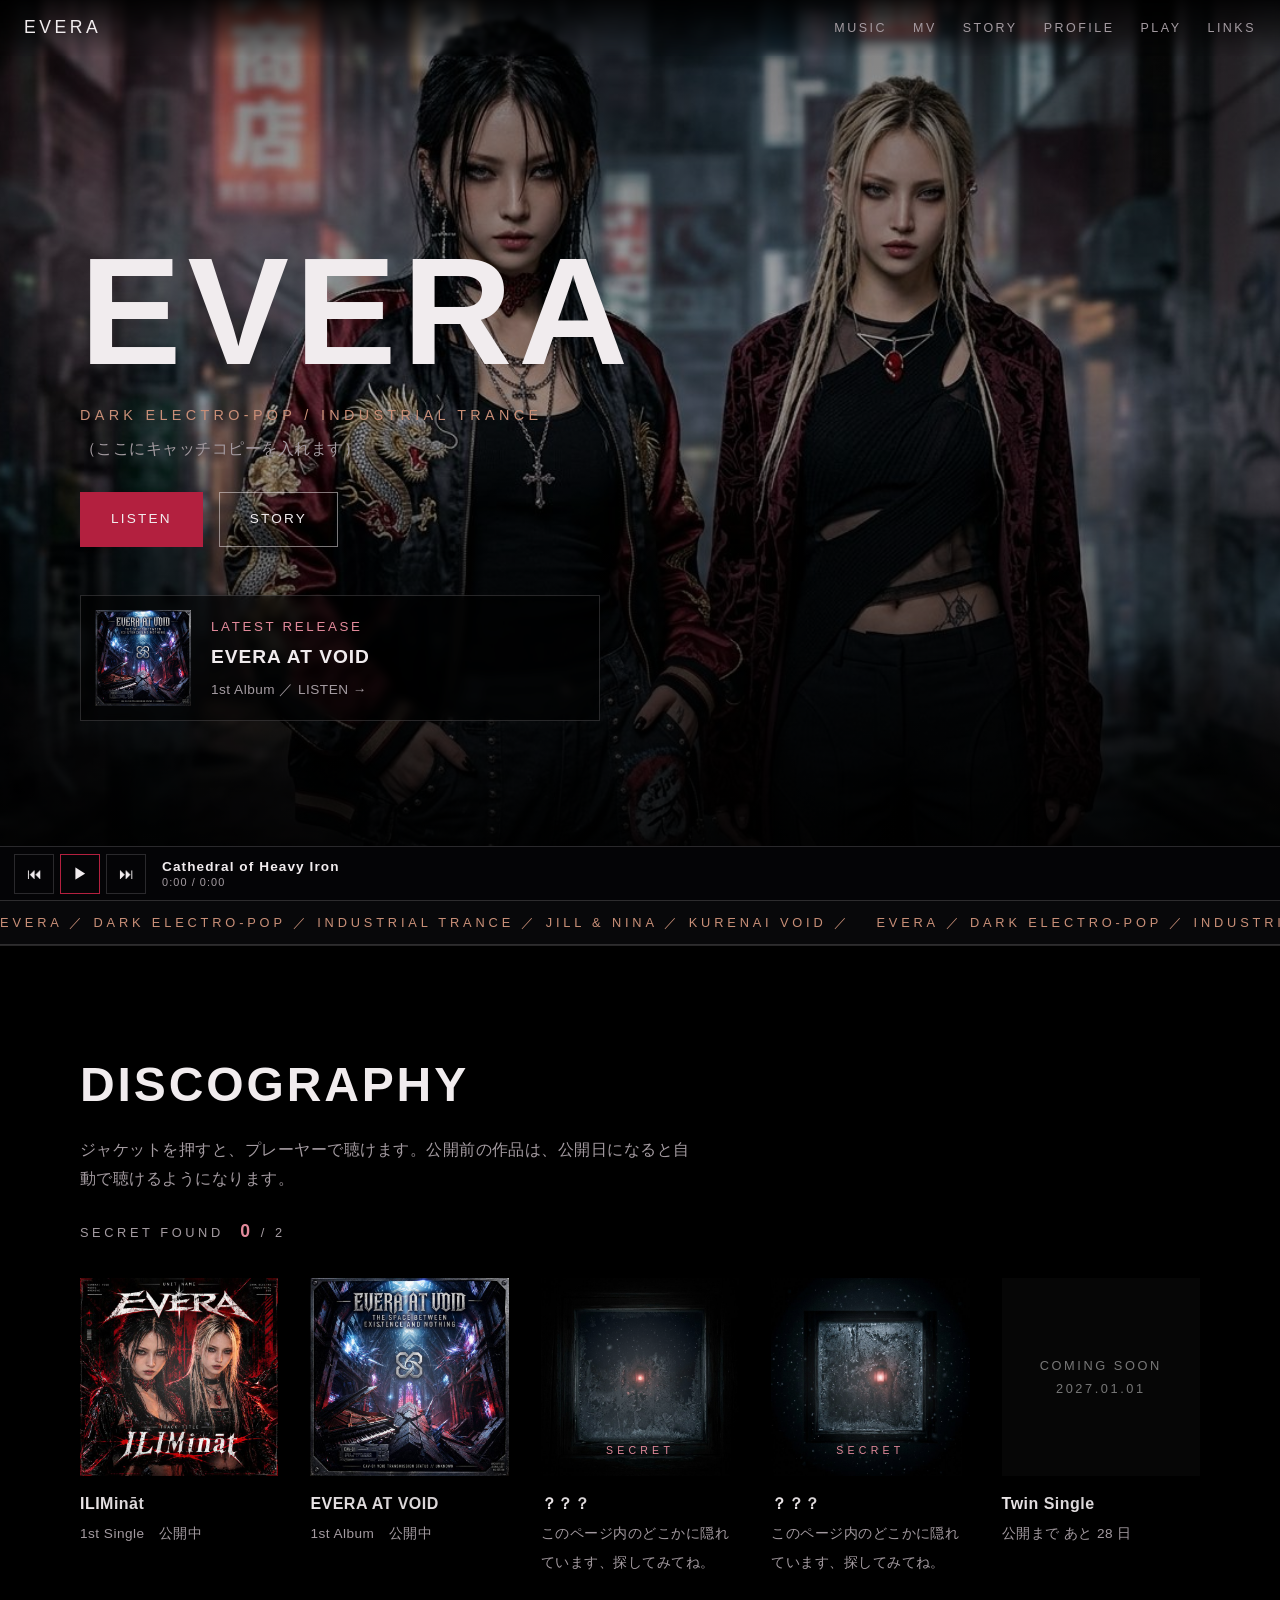
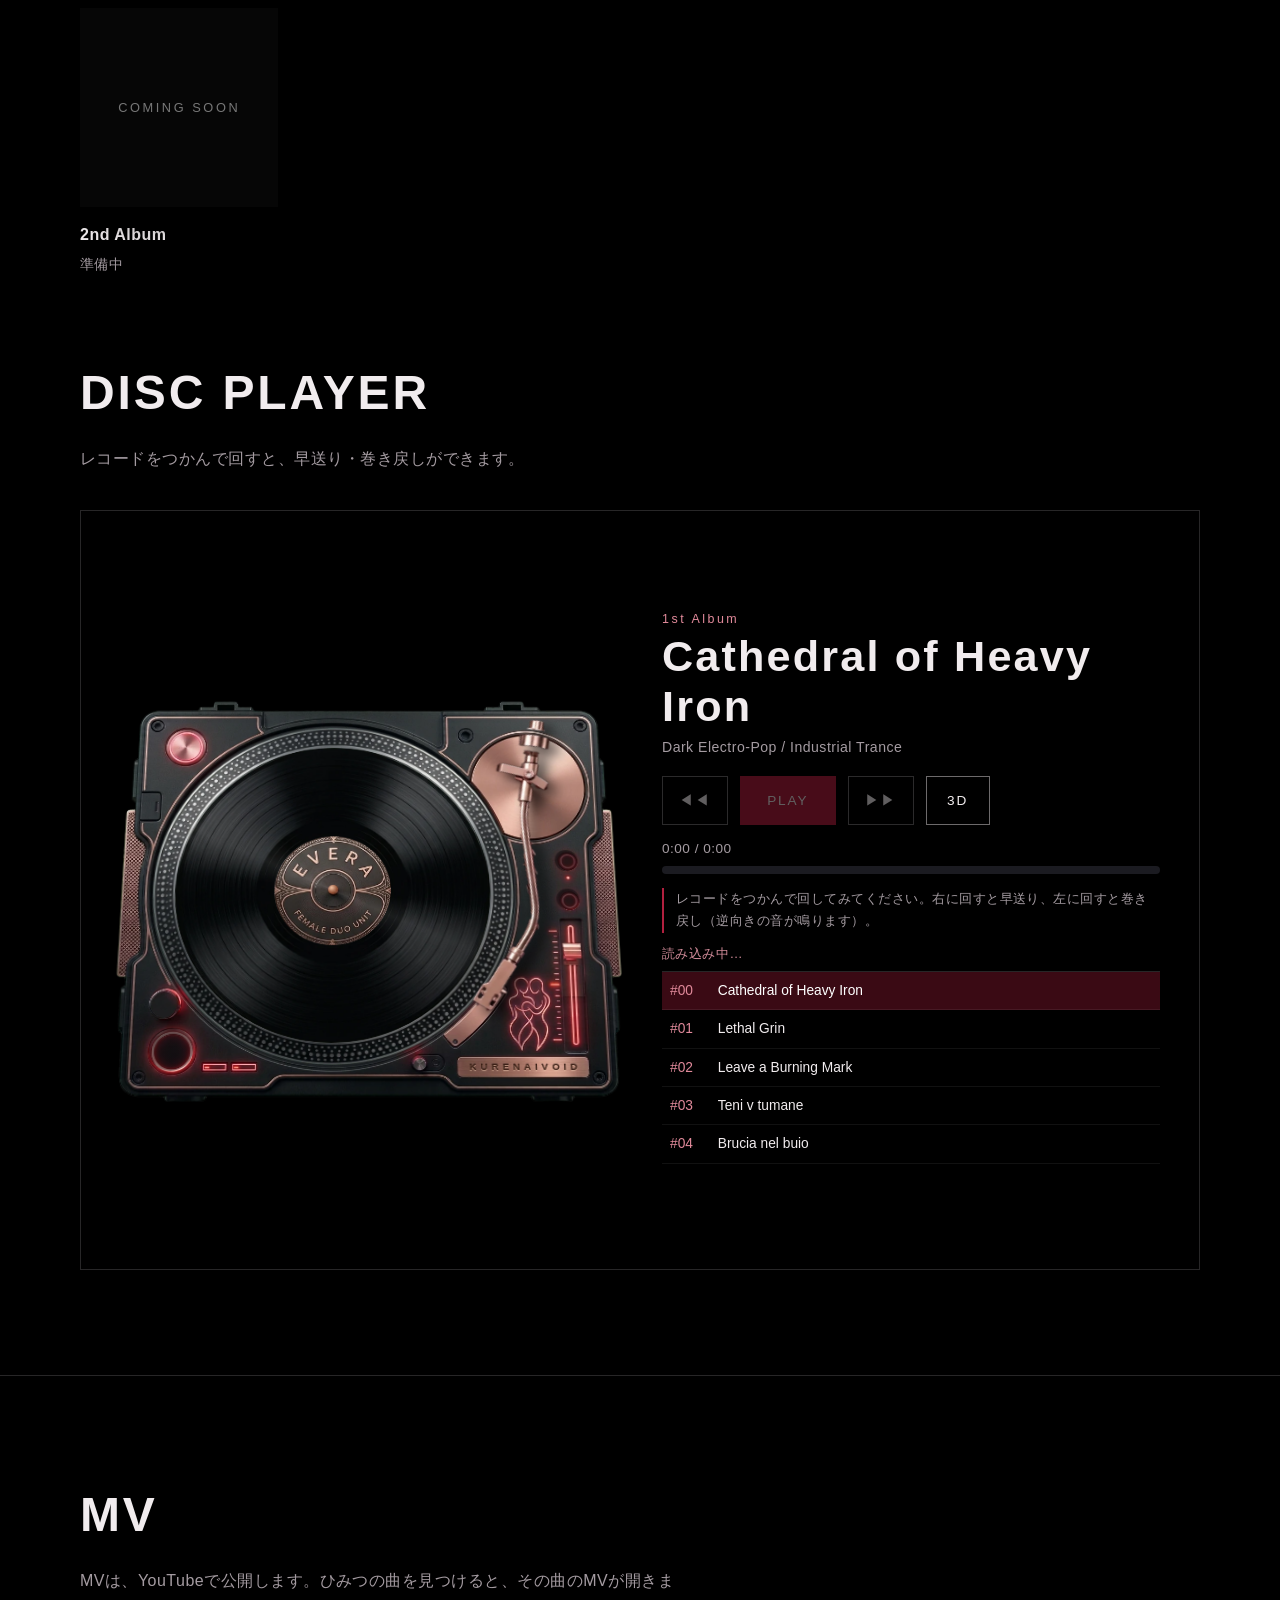
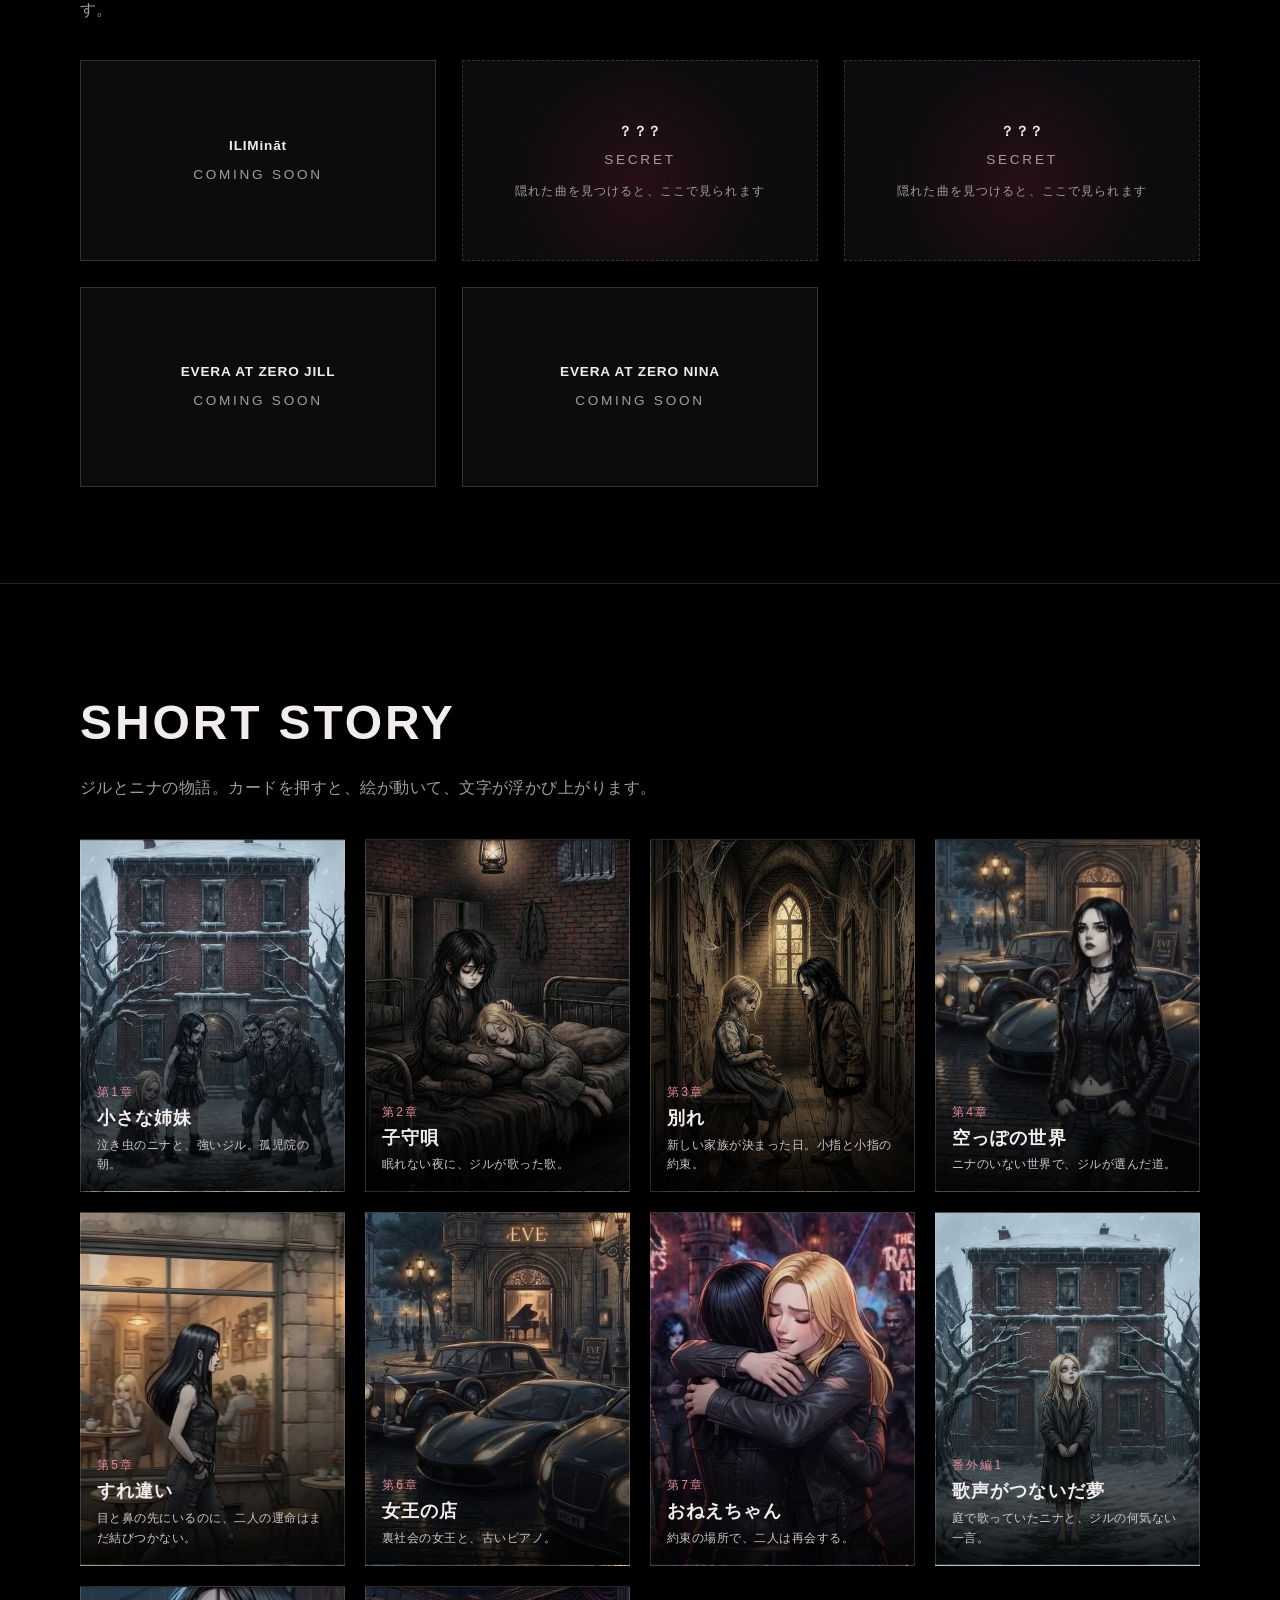
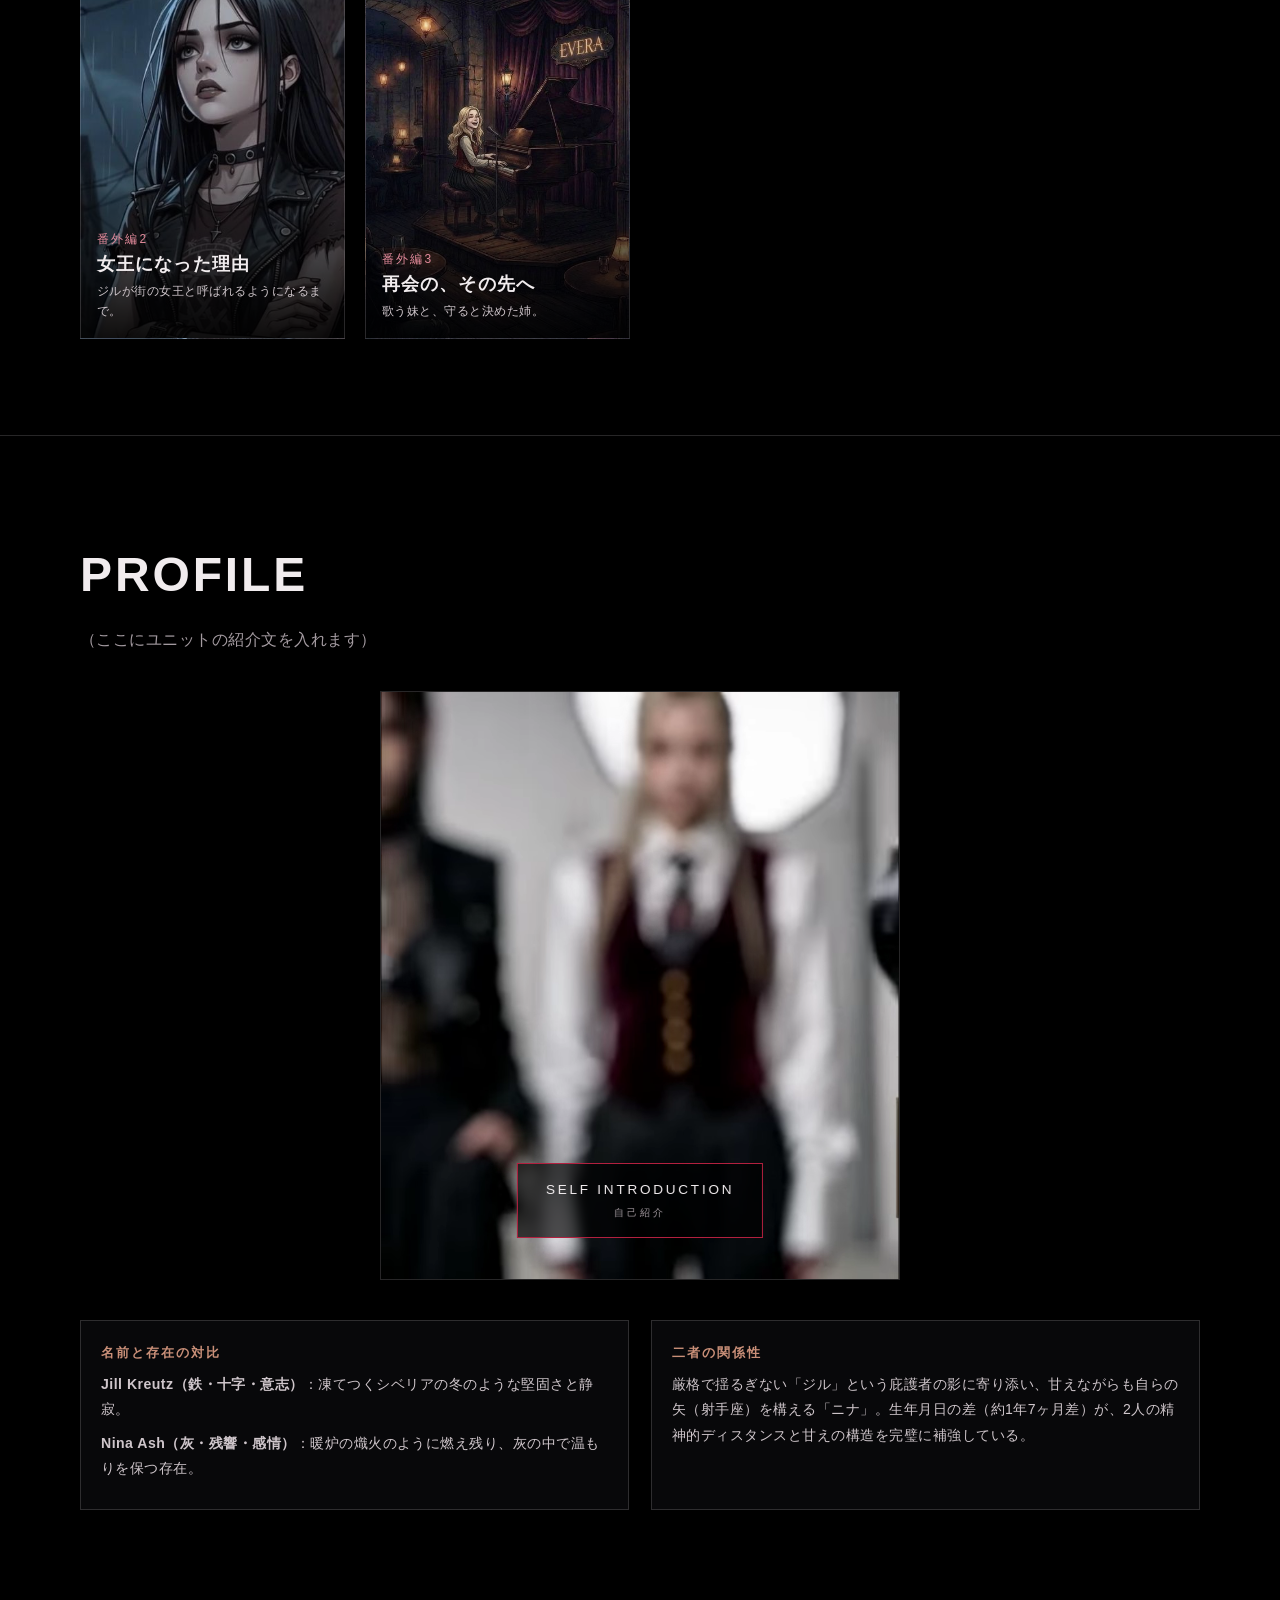
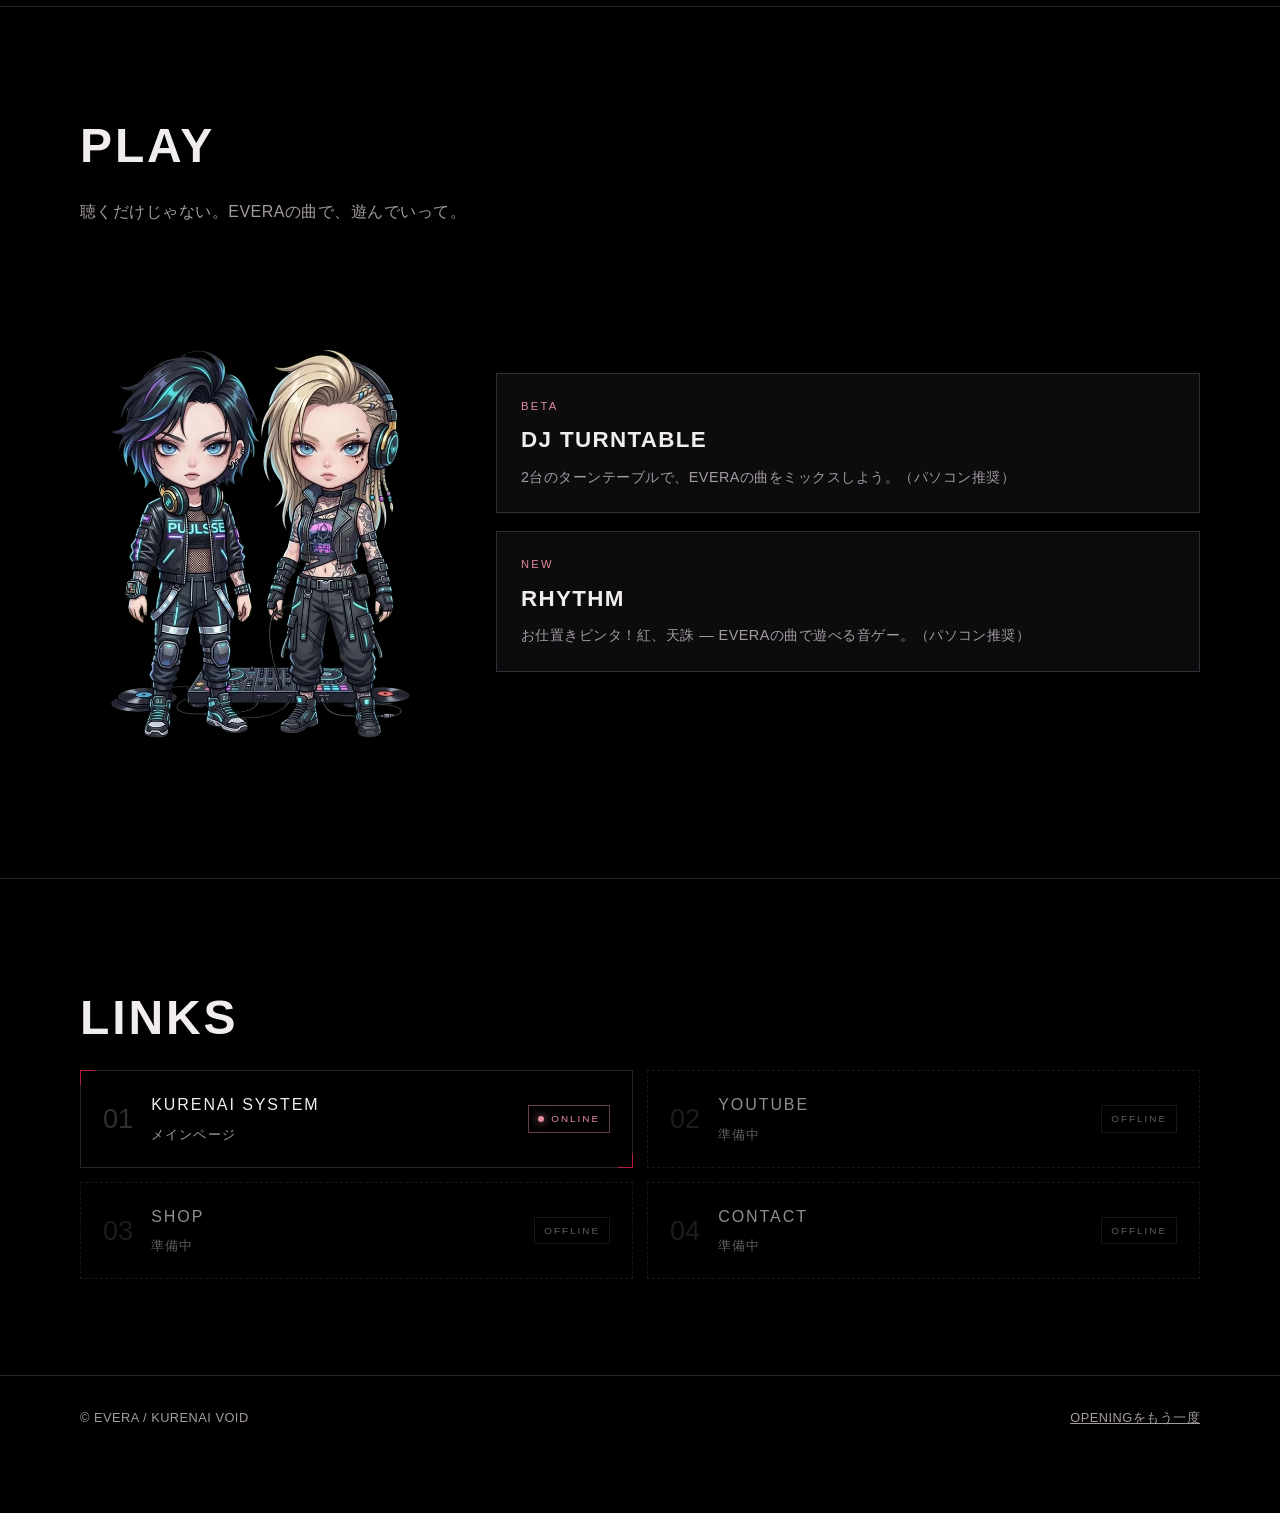
<file: website/index.html>
<!doctype html>
<html lang="ja">
<head>
<meta charset="utf-8">
<meta name="viewport" content="width=device-width, initial-scale=1, viewport-fit=cover">
<title>EVERA — Official Site</title>
<meta name="description" content="EVERA — Dark Electro-Pop / Industrial Trance の2人組ユニット、公式サイト。">
<meta property="og:title" content="EVERA — Official Site">
<meta property="og:type" content="website">
<link rel="stylesheet" href="css/KURENAIVOID-site.css">
</head>
<body class="lock">
<div id="intro" aria-hidden="true"><div class="pic"></div><div class="mask"><div class="word">EVERA</div></div><div class="veil"><div class="word">EVERA</div></div><button id="skip">SKIP</button></div>

<header id="nav">
  <a class="logo" href="#top">EVERA</a>
  <button id="menu" aria-label="メニュー">MENU</button>
  <nav id="links-nav"><a href="#music">MUSIC</a><a href="#mv">MV</a><a href="#story">STORY</a><a href="#profile">PROFILE</a><a href="#play">PLAY</a><a href="#links">LINKS</a></nav>
</header>

<main>
<section id="top" class="hero">
  <div class="wrap">
    <h1 class="glitch" id="gl" data-t="EVERA">EVERA</h1>
    <p class="tag">DARK ELECTRO-POP / INDUSTRIAL TRANCE</p>
    <p class="catch">（ここにキャッチコピーを入れます）</p>
    <div class="btns"><a class="btn solid" href="#music">LISTEN</a><a class="btn" href="#story">STORY</a></div>
    <div class="latest rv" id="latest"></div>
  </div>
</section>
<div class="strip" aria-hidden="true"><div class="trk"><span>EVERA ／ DARK ELECTRO-POP ／ INDUSTRIAL TRANCE ／ JILL &amp; NINA ／ KURENAI VOID ／ </span><span>EVERA ／ DARK ELECTRO-POP ／ INDUSTRIAL TRANCE ／ JILL &amp; NINA ／ KURENAI VOID ／ </span></div></div>

<section id="music"><div class="wrap">
  <h2 class="hv rv">DISCOGRAPHY</h2>
  <p class="lead rv">ジャケットを押すと、プレーヤーで聴けます。公開前の作品は、公開日になると自動で聴けるようになります。</p>
  <p class="found rv" id="found"></p>
  <div class="jackets" id="jackets"></div>
  <h2 class="hv rv sub2">DISC PLAYER</h2>
  <p class="lead rv">レコードをつかんで回すと、早送り・巻き戻しができます。</p>
  <div class="frame rv"><iframe id="pl" title="EVERA DISC PLAYER" data-src="player/KURENAIVOID-disc-player.html" allow="autoplay"></iframe></div>
</div></section>

<section id="mv"><div class="wrap">
  <h2 class="hv rv">MV</h2>
  <p class="lead rv">MVは、YouTubeで公開します。ひみつの曲を見つけると、その曲のMVが開きます。</p>
  <div class="mvs" id="mvs"></div>
</div></section>

<section id="story"><div class="wrap">
  <h2 class="hv rv">SHORT STORY</h2>
  <p class="lead rv">ジルとニナの物語。カードを押すと、絵が動いて、文字が浮かび上がります。</p>
  <div class="stories" id="stories"></div>
</div></section>

<section id="profile"><div class="wrap">
  <h2 class="hv rv">PROFILE</h2>
  <p class="lead rv">（ここにユニットの紹介文を入れます）</p>
  <div class="pf rv" id="pf">
    <div class="pf-stage" id="pfStage">
      <video class="pv" id="pvA" muted playsinline preload="auto" poster="assets/images/profile/KURENAIVOID-profile-poster.jpg"><source src="assets/video/KURENAIVOID-intro.webm" type="video/webm"><source src="assets/video/KURENAIVOID-intro.mp4" type="video/mp4"></video>
      <video class="pv" id="pvB" muted playsinline preload="auto" poster="assets/images/profile/KURENAIVOID-profile-poster.jpg" aria-hidden="true"><source src="assets/video/KURENAIVOID-intro.webm" type="video/webm"><source src="assets/video/KURENAIVOID-intro.mp4" type="video/mp4"></video>
      <button class="pf-open" id="pfOpen">SELF INTRODUCTION<small>自己紹介</small></button>
    </div>
    <div class="pf-people" id="pfPeople" hidden></div>
    <div class="pf-back"><button class="btn" id="pfBack" hidden>← もどる</button></div>
  </div>
  <div class="world rv" id="world"></div>
</div></section>

<section id="play"><div class="wrap">
  <h2 class="hv rv">PLAY</h2>
  <p class="lead rv">聴くだけじゃない。EVERAの曲で、遊んでいって。</p>
  <div class="plays rv">
    <img class="duo" src="assets/images/KURENAIVOID-dj-duo.webp" alt="JILL &amp; NINA DJ" loading="lazy">
    <div class="pcards">
      <a class="pcard" href="play/dj/index.html" data-open="play/dj/index.html" data-kind="dj"><span class="b">BETA</span><h3 class="hv">DJ TURNTABLE</h3><p>2台のターンテーブルで、EVERAの曲をミックスしよう。（パソコン推奨）</p></a>
      <a class="pcard" href="https://kurenaivoid.github.io/evera/game/oshioki-binta/KURENAIVOID-oshioki-binta.html" data-open="https://kurenaivoid.github.io/evera/game/oshioki-binta/KURENAIVOID-oshioki-binta.html" data-kind="game"><span class="b">NEW</span><h3 class="hv">RHYTHM</h3><p>お仕置きビンタ！紅、天誅 ― EVERAの曲で遊べる音ゲー。（パソコン推奨）</p></a>
    </div>
  </div>
</div></section>

<section id="links"><div class="wrap">
  <h2 class="hv rv">LINKS</h2>
  <div class="lks" id="lks"></div>
</div></section>
</main>

<footer><div class="wrap"><span>© EVERA / KURENAI VOID</span><a href="#" id="replay">OPENINGをもう一度</a></div></footer>
<div id="mp" aria-label="ミニプレーヤー"><button id="mpPrev" aria-label="前の曲">⏮</button><button id="mpP" aria-label="再生">▶</button><button id="mpN" aria-label="次の曲">⏭</button><div id="mpT"><b id="mpTi">EVERA</b><small id="mpTm">▶ をおすと、音楽がはじまります</small></div></div>
<div id="ov" hidden><div id="ovbar"><span>お仕置きビンタ！紅、天誅</span><span><a id="ovtab" target="_blank" rel="noopener">別タブで開く</a><button id="ovx">✕ とじる</button></span></div><iframe id="ovf" title="EVERA" allow="autoplay; fullscreen"></iframe></div>
<script src="../assets/data/KURENAIVOID-tracks.js"></script>
<script src="js/KURENAIVOID-site-data.js"></script>
<script src="js/KURENAIVOID-site.js"></script>
</body>
</html>
</file>
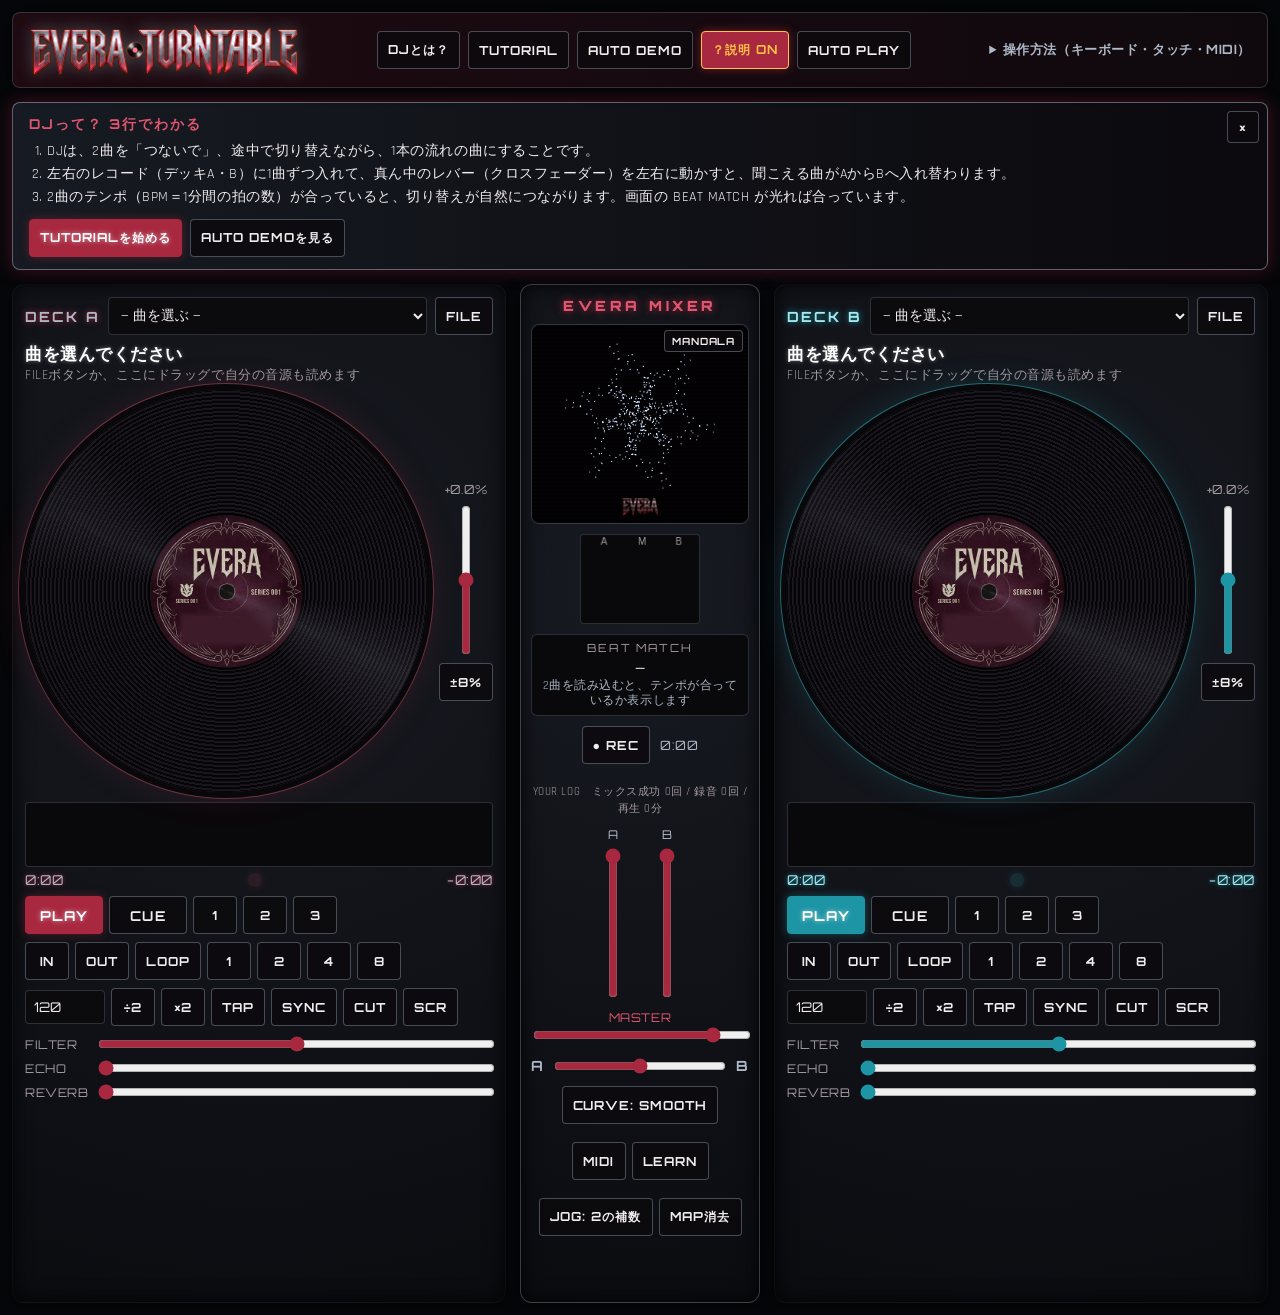
<file: game/turntable/index.html>
<!doctype html>
<html lang="ja">
<head>
<meta charset="utf-8">
<meta name="viewport" content="width=device-width, initial-scale=1, user-scalable=no">
<title>EVERA — TURNTABLE</title>
<link rel="preconnect" href="https://fonts.googleapis.com">
<link rel="preconnect" href="https://fonts.gstatic.com" crossorigin>
<link href="https://fonts.googleapis.com/css2?family=Orbitron:wght@500;700;900&family=Rajdhani:wght@600;700&display=swap" rel="stylesheet">
<style>
:root{
  --red:#b3203f; --neon:#ff4d6d; --rose:#e28a9b; --deep:#3a0a14;
  --panel-bg:radial-gradient(circle at 50% 30%,#1a141a,#0b0a0d);
  --ink:#f1ecee; --mute:#a49ba1; --line:rgba(226,138,155,.22);
  --glow:0 0 12px rgba(255,77,109,.40); --glow-hi:0 0 18px rgba(255,77,109,.65);
}
*{box-sizing:border-box;-webkit-tap-highlight-color:transparent}
body{margin:0;background:#050406;color:var(--ink);font-family:'Rajdhani',"Noto Sans JP",Arial,sans-serif;font-size:14px;letter-spacing:.04em;user-select:none;-webkit-user-select:none;touch-action:manipulation}
.rig{display:grid;grid-template-columns:1fr 240px 1fr;gap:14px;max-width:1550px;margin:0 auto;padding:12px}
@media(max-width:1000px){.rig{grid-template-columns:1fr 180px 1fr}}
@media(max-width:760px) and (orientation:portrait){.rig{grid-template-columns:1fr}}
.top{grid-column:1/-1;display:flex;align-items:center;justify-content:space-between;gap:12px;flex-wrap:wrap;background:linear-gradient(90deg,rgba(179,32,63,.14),rgba(255,77,109,.04));border:1px solid var(--line);padding:10px 16px;border-radius:8px;box-shadow:0 0 15px rgba(0,0,0,.8)}
.top-title-group{display:flex;align-items:center;gap:12px}
.top h1{font-family:'Orbitron',"Arial Black",Impact,sans-serif;font-weight:900;font-size:1.6rem;margin:0;letter-spacing:.2em;background:linear-gradient(135deg,#fff 20%,var(--rose) 55%,var(--neon));-webkit-background-clip:text;background-clip:text;-webkit-text-fill-color:transparent}
.top .subtitle{font-family:'Orbitron',"Arial Black",sans-serif;font-size:.75rem;color:var(--neon);letter-spacing:.25em;text-shadow:0 0 8px var(--red)}
.top .logo{height:54px;width:auto;display:block;filter:brightness(1.45) contrast(1.1) drop-shadow(0 0 8px rgba(255,77,109,.6))}
.top-title-group.hasLogo h1,.top-title-group.hasLogo .subtitle{display:none}
.deck{background:var(--panel-bg);border:1px solid var(--line);border-radius:12px;padding:12px;min-width:0;box-shadow:inset 0 0 20px rgba(0,0,0,.8),0 4px 15px rgba(0,0,0,.5);position:relative}
.deck.act{border-color:var(--neon);box-shadow:inset 0 0 20px rgba(179,32,63,.18),0 0 25px rgba(179,32,63,.45)}
.dh{display:flex;gap:8px;align-items:center;margin-bottom:8px}
.dn{font-family:'Orbitron',"Arial Black",Impact,sans-serif;font-weight:700;letter-spacing:.15em;color:var(--rose);text-shadow:0 0 6px var(--red)}
select{flex:1;min-width:0;background:#0b0a0d;color:var(--ink);border:1px solid var(--line);border-radius:4px;padding:8px;font:inherit;outline:none}
select:focus{border-color:var(--neon);box-shadow:var(--glow)}
.ttl{min-height:2.6em;margin-bottom:6px}.ttl b{display:block;font-size:1.05rem;color:#fff;text-shadow:0 0 4px rgba(255,255,255,.4)}.ttl i{font-style:normal;color:var(--mute);font-size:.8rem}
.body{display:flex;gap:12px;align-items:center}
.platter{position:relative;flex:1;aspect-ratio:1;max-width:430px;margin:auto}
.rec{position:absolute;inset:0;border-radius:50%;cursor:grab;touch-action:none;background:repeating-radial-gradient(circle at 50% 50%,#050406 0 2px,#16121a 2px 3px,#1d1820 3px 4px);box-shadow:0 0 0 6px #08070a,0 0 0 7px rgba(255,77,109,.35),0 0 40px rgba(179,32,63,.40)}
.rec.grab{cursor:grabbing;box-shadow:0 0 0 6px #08070a,0 0 0 7px var(--neon),0 0 70px rgba(255,77,109,.75)}
.label{position:absolute;inset:31%;border-radius:50%;background:#101014 center/cover no-repeat;border:2px solid var(--red);pointer-events:none;display:flex;align-items:center;justify-content:center;text-align:center;font-family:'Orbitron',"Arial Black",Impact,sans-serif;font-weight:700;font-size:clamp(.6rem,1.5vw,.95rem);color:#fff;text-shadow:0 0 6px #000,0 0 14px #000;box-shadow:inset 0 0 10px rgba(0,0,0,.8)}
.label.blank{background:#0c0a0d;color:var(--mute);text-shadow:none;font-family:inherit;font-size:.75rem;border-color:rgba(255,255,255,.2)}
.hole{position:absolute;left:50%;top:50%;width:4.5%;aspect-ratio:1;border-radius:50%;background:#000;border:1px solid var(--neon);transform:translate(-50%,-50%);pointer-events:none}
.sheen{position:absolute;inset:0;border-radius:50%;pointer-events:none;background:conic-gradient(from 25deg,transparent 0 20%,rgba(255,77,109,.12) 25%,transparent 31% 70%,rgba(255,255,255,.08) 75%,transparent 81%)}
.ps{display:flex;flex-direction:column;align-items:center;gap:6px;font-size:.78rem;color:var(--mute);font-family:'Orbitron',"Arial Black",sans-serif}
input[type=range]{accent-color:var(--red);width:100%;touch-action:none;cursor:pointer}
input[type=range].v{writing-mode:vertical-lr;direction:rtl;width:30px;height:150px}
.wf{width:100%;height:65px;background:#09080b;border:1px solid var(--line);border-radius:4px;margin-top:10px;cursor:pointer;touch-action:none;display:block}
.tm{display:flex;justify-content:space-between;color:var(--rose);font-family:'Orbitron',"Arial Black",sans-serif;font-variant-numeric:tabular-nums;font-size:.85rem;margin:4px 0 8px;text-shadow:0 0 4px var(--red)}
.row{display:flex;gap:6px;margin-bottom:8px;flex-wrap:wrap;align-items:center}
.b{min-height:38px;min-width:44px;padding:0 10px;border:1px solid rgba(226,138,155,.45);border-radius:4px;background:rgba(12,10,14,.85);color:var(--ink);font-family:'Orbitron',"Arial Black",sans-serif;font-size:.78rem;font-weight:700;letter-spacing:.08em;cursor:pointer;touch-action:none;transition:all .15s ease}
.b:hover{border-color:var(--neon);box-shadow:var(--glow);background:rgba(179,32,63,.18)}
.b.r{background:var(--red);border-color:var(--red);color:#fff;text-shadow:0 0 5px rgba(255,255,255,.6);box-shadow:0 0 12px rgba(179,32,63,.5)}
.b.r:hover{background:#cf2a4d;box-shadow:var(--glow-hi)}
.b.big{min-width:78px;font-size:.85rem}
.b.on{background:var(--red);border-color:#ff6b8a;color:#fff;box-shadow:0 0 10px var(--red)}
.b.set{border-color:var(--rose);color:#fff;text-shadow:0 0 5px var(--neon)}
.b:active{transform:translateY(1px)}
.bpm{width:80px;background:#0b0a0d;color:var(--ink);border:1px solid var(--line);border-radius:4px;padding:8px;font-family:'Orbitron',"Arial Black",sans-serif}
.fx{display:grid;grid-template-columns:auto 1fr;gap:4px 8px;align-items:center;font-size:.75rem;color:var(--mute);font-family:'Orbitron',"Arial Black",sans-serif}
.mixer{background:var(--panel-bg);border:1px solid rgba(255,77,109,.30);border-radius:12px;padding:12px 10px;display:flex;flex-direction:column;gap:10px;align-items:center;min-width:0;box-shadow:inset 0 0 20px rgba(0,0,0,.8),0 4px 15px rgba(0,0,0,.5)}
.mixer .mh{font-family:'Orbitron',"Arial Black",Impact,sans-serif;font-weight:900;letter-spacing:.25em;color:var(--neon);text-shadow:0 0 8px var(--red)}
.ch-wrap{width:100%;height:180px;position:relative;border-radius:8px;background:radial-gradient(circle at 50% 50%,rgba(179,32,63,.22),transparent 70%),#050406;border:1px solid var(--line);overflow:hidden;box-shadow:inset 0 0 15px rgba(179,32,63,.25);display:flex;align-items:center;justify-content:center}
.ch-img{width:100%;height:100%;object-fit:contain;object-position:bottom center;filter:drop-shadow(0 0 10px rgba(255,77,109,.5));animation:chPulse 4s ease-in-out infinite alternate}
@keyframes chPulse{0%{opacity:.88}100%{opacity:1}}
.ch-fallback{font-family:'Orbitron',"Arial Black",Impact,sans-serif;font-weight:900;letter-spacing:.3em;color:var(--red);text-shadow:0 0 10px var(--red);opacity:.7}
.ch-wrap.has .ch-fallback{display:none}
.ch-scan{position:absolute;inset:0;background:linear-gradient(to bottom,transparent 50%,rgba(0,0,0,.4) 51%);background-size:100% 4px;pointer-events:none}
.faders{display:flex;gap:20px}.faders label{display:flex;flex-direction:column;align-items:center;gap:4px;font-size:.75rem;color:var(--rose);font-family:'Orbitron',"Arial Black",sans-serif}
.mixer label.h{width:100%;font-size:.75rem;color:var(--neon);font-family:'Orbitron',"Arial Black",sans-serif;text-align:center}
.xfw{display:flex;gap:8px;align-items:center;width:100%;font-weight:bold;color:var(--rose);font-family:'Orbitron',"Arial Black",sans-serif}
#mt{width:120px;height:90px;background:#09080b;border:1px solid var(--line);border-radius:4px}
#st{font-size:.75rem;color:var(--rose);min-height:3em;text-align:center}
.mixer .row{justify-content:center;width:100%}
.rig.learn [data-ctl]{outline:2px dashed var(--neon);outline-offset:2px}
details.help{font-size:.8rem;color:var(--mute);max-width:600px}
details.help summary{cursor:pointer;color:var(--rose);font-family:'Orbitron',"Arial Black",sans-serif;font-weight:700;outline:none}
details.help table{border-collapse:collapse;margin-top:8px;width:100%}
details.help td{padding:4px 8px 4px 0;vertical-align:top;border-bottom:1px solid rgba(255,255,255,.05)}
details.help td:first-child{color:var(--neon);white-space:nowrap;font-family:'Orbitron',"Arial Black",sans-serif}
.warn{color:var(--rose);grid-column:1/-1;text-align:center}
.bl{width:14px;height:14px;border-radius:50%;background:var(--neon);opacity:.12;box-shadow:0 0 10px var(--neon);align-self:center}
.bm{width:100%;border:1px solid var(--line);border-radius:6px;padding:6px 8px;text-align:center;background:#09080b;transition:box-shadow .15s,border-color .15s}
.bmh{font-family:'Orbitron',"Arial Black",sans-serif;font-size:.7rem;letter-spacing:.2em;color:var(--mute)}
.bmv{font-family:'Orbitron',"Arial Black",sans-serif;font-size:.78rem;margin:4px 0;color:var(--ink);font-variant-numeric:tabular-nums}
.bmt{font-size:.72rem;color:var(--rose);min-height:2.6em;line-height:1.3}
.bm.match{border-color:var(--neon);box-shadow:0 0 18px rgba(255,77,109,.65),inset 0 0 12px rgba(179,32,63,.35)}
.bm.match .bmh{color:var(--neon);text-shadow:0 0 8px var(--red)}
.intro[hidden],#coach[hidden],#cap[hidden]{display:none!important}
.guideb{display:flex;gap:8px;flex-wrap:wrap}
.intro{grid-column:1/-1;background:linear-gradient(90deg,rgba(179,32,63,.18),rgba(12,10,14,.92));border:1px solid var(--neon);border-radius:8px;padding:12px 40px 12px 16px;position:relative;box-shadow:0 0 18px rgba(179,32,63,.35)}
.intro h2{margin:0 0 6px;font-family:'Orbitron',"Arial Black",sans-serif;font-size:.85rem;letter-spacing:.15em;color:var(--neon)}
.intro ol{margin:0 0 10px;padding-left:1.3em;line-height:1.65;color:var(--ink)}
.intro .x{position:absolute;right:8px;top:8px;min-width:32px;min-height:32px}
#coach,#cap{position:fixed;left:50%;bottom:14px;transform:translateX(-50%);width:min(620px,calc(100% - 24px));z-index:50;background:rgba(10,8,12,.96);border:1px solid var(--neon);border-radius:10px;padding:12px 14px;box-shadow:0 0 24px rgba(179,32,63,.6)}
#coach .st,#cap .st{font-family:'Orbitron',"Arial Black",sans-serif;font-size:.7rem;color:var(--neon);letter-spacing:.2em}
#coach .tx,#cap .tx{margin:6px 0 10px;line-height:1.55}
#cap .tx{margin-bottom:0}
#coach .bt{display:flex;gap:8px;flex-wrap:wrap}
#coach.okf{border-color:#7dff6b;box-shadow:0 0 24px rgba(125,255,107,.5)}
.tut-hl{outline:2px solid var(--neon)!important;outline-offset:3px;animation:tutP 1s ease-in-out infinite alternate;position:relative;z-index:5}
@keyframes tutP{from{box-shadow:0 0 4px rgba(255,77,109,.3)}to{box-shadow:0 0 22px rgba(255,77,109,.95)}}
.rcw{display:flex;gap:10px;align-items:center;justify-content:center;width:100%}
#recT{font-family:'Orbitron',"Arial Black",sans-serif;font-size:.8rem;color:var(--rose);font-variant-numeric:tabular-nums}
#recB.on{background:var(--red);border-color:#ff6b8a;animation:recP 1s ease-in-out infinite alternate}
@keyframes recP{from{box-shadow:0 0 4px rgba(255,77,109,.3)}to{box-shadow:0 0 18px rgba(255,77,109,.95)}}
#recList{width:100%;display:flex;flex-direction:column;gap:6px}
.ri{border:1px solid var(--line);border-radius:6px;padding:6px;font-size:.7rem;color:var(--mute);display:flex;flex-direction:column;gap:4px}
.ri audio{width:100%;height:32px}
.ri .row{margin:0;justify-content:space-between}
.ri a.b{display:inline-flex;align-items:center;text-decoration:none;min-height:30px}
.kvl{font-size:.68rem;color:var(--mute);text-align:center;line-height:1.5}

/* ===== v7: 赤を抑え、スチール＋シアンを追加 ===== */
:root{--red:#a8283f;--neon:#e0566f;--rose:#aeb8c6;--deep:#2a0d14;--panel-bg:radial-gradient(circle at 50% 30%,#171a21,#0b0c10);
  --line:rgba(170,184,204,.22);--glow:0 0 12px rgba(150,170,200,.28);--glow-hi:0 0 18px rgba(150,170,200,.5)}
body{background:#06070a}
#deckB{--red:#1d95a5;--neon:#3fd8e6;--rose:#a6e8ef}
.top .logo{filter:brightness(1.3) contrast(1.1) drop-shadow(0 0 8px rgba(170,184,204,.35))}
.deck.act{border-color:var(--neon);box-shadow:inset 0 0 18px color-mix(in srgb,var(--red) 14%,transparent),0 0 20px color-mix(in srgb,var(--red) 28%,transparent)}
.rec{box-shadow:0 0 0 6px #08070a,0 0 0 7px color-mix(in srgb,var(--neon) 40%,transparent),0 0 34px color-mix(in srgb,var(--red) 26%,transparent)}
.rec.grab{box-shadow:0 0 0 6px #08070a,0 0 0 7px var(--neon),0 0 56px color-mix(in srgb,var(--neon) 55%,transparent)}
.sheen{background:conic-gradient(from 25deg,transparent 0 20%,rgba(200,215,235,.10) 25%,transparent 32%,transparent 70%,rgba(200,215,235,.08) 75%,transparent 82%)}
.b{border-color:rgba(170,184,204,.38)}
.b:hover{border-color:var(--neon);box-shadow:var(--glow);background:color-mix(in srgb,var(--red) 20%,transparent)}
.b.r{box-shadow:0 0 10px color-mix(in srgb,var(--red) 45%,transparent)}
.b.on,#recB.on{border-color:var(--neon);box-shadow:0 0 10px color-mix(in srgb,var(--red) 60%,transparent)}
.mixer{border-color:rgba(170,184,204,.28)}
.ch-wrap{background:radial-gradient(circle at 50% 50%,rgba(110,130,160,.20),transparent 72%)}
.ch-img{filter:drop-shadow(0 0 10px rgba(150,170,200,.4))}
.bm.match{border-color:#5fe3a1;box-shadow:0 0 16px rgba(95,227,161,.5),inset 0 0 12px rgba(95,227,161,.2)}
.intro{background:linear-gradient(90deg,rgba(110,130,160,.16),rgba(12,10,14,.92));border-color:rgba(170,184,204,.5)}
#coach,#cap{border-color:#ffc247;box-shadow:0 0 22px rgba(255,194,71,.35)}
.tut-hl{outline:2px solid #ffc247!important;animation:tutA 1s ease-in-out infinite alternate}
@keyframes tutA{from{box-shadow:0 0 4px rgba(255,194,71,.3)}to{box-shadow:0 0 20px rgba(255,194,71,.9)}}
.label.blank::before{display:none}
.label:not(.blank)::before{content:'';position:absolute;inset:0;border-radius:50%;background:rgba(0,0,0,.45)}
.label{overflow:hidden}
.label .lg{position:absolute;left:15%;width:70%;top:9%;height:auto;filter:drop-shadow(0 0 4px rgba(0,0,0,.9));pointer-events:none}
.label .ln{position:absolute;left:8%;right:8%;bottom:13%;font-size:clamp(.5rem,1.1vw,.72rem);line-height:1.1;white-space:nowrap;overflow:hidden;text-overflow:ellipsis}
.label.blank{background:url([data-uri]) center/cover no-repeat;border:0;box-shadow:0 0 0 2px rgba(0,0,0,.6)}
.hole{display:none}
.label .ln{bottom:20%;left:16%;right:16%;color:#e9ddd0;font-family:'Orbitron',"Arial Black",sans-serif;font-weight:700;letter-spacing:.06em;text-shadow:0 1px 2px #000;text-align:center}
.ch-wrap{height:200px}
#vz{position:absolute;inset:0;width:100%;height:100%;display:block}
.vzlg{position:absolute;left:50%;bottom:7px;transform:translateX(-50%);height:18px;width:auto;opacity:.85;filter:drop-shadow(0 0 4px rgba(0,0,0,.9));pointer-events:none}
.vzm{position:absolute;right:5px;top:5px;min-height:22px;min-width:0;padding:0 7px;font-size:.62rem;z-index:2}
#capTx{white-space:pre-line}
#cap .cb{display:flex;gap:8px;margin-top:8px;justify-content:flex-end}
#cap .cb .b{min-height:28px;min-width:0;padding:0 12px;font-size:.72rem}
#cap .cb[hidden]{display:none}
#autoB.on{border-color:#ffc247}
#autoDlg{position:fixed;inset:0;z-index:80;background:rgba(0,0,0,.7);display:flex;align-items:center;justify-content:center;padding:12px}
#autoDlg[hidden]{display:none}
#autoDlg .box{width:min(560px,100%);max-height:calc(100vh - 24px);overflow:auto;background:rgba(10,8,12,.98);border:1px solid #ffc247;border-radius:10px;padding:14px 16px;box-shadow:0 0 28px rgba(255,194,71,.35)}
#autoDlg .st{font-family:'Orbitron',"Arial Black",sans-serif;font-size:.8rem;color:#ffc247;letter-spacing:.2em;margin-bottom:6px}
#autoDlg .sec{margin:10px 0;padding-top:8px;border-top:1px solid var(--line)}
#autoDlg .sub{display:block;font-size:.72rem;color:var(--mute);margin:2px 0 6px}
#autoDlg .row{display:flex;gap:10px;flex-wrap:wrap;align-items:center;margin:6px 0}
#autoDlg .row.end{justify-content:flex-end}
#autoDlg .lst{max-height:170px;overflow:auto;border:1px solid var(--line);border-radius:6px;padding:4px 8px}
#autoDlg .lst label{display:block;padding:3px 0;font-size:.82rem;cursor:pointer}
#autoDlg .lst label small{color:var(--mute);margin-left:6px}
#autoDlg select{background:#0b0c10;color:inherit;border:1px solid var(--line);border-radius:6px;padding:4px 6px;max-width:260px}
#autoDlg .b{min-height:28px;min-width:0;padding:0 12px;font-size:.74rem}
#tip{position:fixed;z-index:95;max-width:250px;padding:7px 10px;background:rgba(10,8,12,.97);border:1px solid #ffc247;border-radius:8px;color:var(--ink);font-size:.8rem;line-height:1.45;letter-spacing:.02em;pointer-events:none;box-shadow:0 0 16px rgba(255,194,71,.3)}
#tip[hidden]{display:none}
#tipB.on{border-color:#ffc247;color:#ffc247}
#xfBar{display:none}
@media(max-width:760px),(max-height:500px) and (orientation:landscape){
  #xfBar{display:flex;position:fixed;left:0;right:0;bottom:0;z-index:40;align-items:center;gap:12px;padding:8px 18px calc(8px + env(safe-area-inset-bottom));background:rgba(8,8,12,.97);border-top:1px solid var(--line)}
  #xfBar input{flex:1;height:32px;margin:0}
  #xfBar span{font-family:'Orbitron',"Arial Black",sans-serif;font-weight:900;color:var(--neon)}
  #xfM{width:12px;height:12px;border-radius:50%;background:#3a3f4b;flex:none}
  #xfBar.match #xfM{background:#5fe3a1;box-shadow:0 0 8px #5fe3a1}
  body{padding-bottom:62px}
  #coach,#cap{bottom:70px}
}
@media(max-width:760px){
  .rig{padding:8px;gap:10px}
  .row{gap:5px}.row .b{padding:0 6px;min-width:0}.row .b.big{min-width:62px}.bpm{width:62px}.row .b.hc,.row .b.lb{min-width:38px}
  .deck{padding:10px}.platter{max-width:290px}
  .ch-wrap{height:150px}#mt{display:none}
  input[type=range].v{height:120px}
  .top .logo{height:42px}
}
@media(max-height:500px) and (orientation:landscape){
  .rig{padding:8px;gap:8px}
  .platter{max-width:34vh}.wf{height:44px;margin-top:6px}
  .ch-wrap{height:100px}#mt,#kvLog,#st{display:none}
  .top{padding:6px 12px}.top .logo{height:34px}
  input[type=range].v{height:100px}
  .row{margin-bottom:5px}.row .b{padding:0 8px;min-width:0}
}
@media(hover:none) and (pointer:coarse){
  .b{min-height:44px}
  input[type=range]{min-height:30px}
}
/* v13: デッキBの青い外枠・レコードの青い輪郭を消す */
.deck,.deck.act{border-color:transparent;box-shadow:inset 0 0 20px rgba(0,0,0,.8),0 4px 15px rgba(0,0,0,.5)}
</style>
</head>
<body>
<main class="rig" id="rig">
  <div class="top">
    <div class="top-title-group">
      <img class="logo" src="[data-uri]" alt="EVERA TURNTABLE" onload="this.parentNode.classList.add('hasLogo')" onerror="this.remove()">
      <h1>EVERA</h1>
      <span class="subtitle">— COLD IRON TURNTABLE SYSTEM</span>
    </div>
    <div class="guideb"><button class="b" id="introB">DJとは？</button><button class="b" id="tutB">TUTORIAL</button><button class="b" id="demoB">AUTO DEMO</button><button class="b" id="tipB" title="各ボタンやつまみの説明を出します">？説明</button><button class="b" id="autoB" title="2曲を自動でつなぎ続けます。何をしているかが画面に出ます">AUTO PLAY</button><button class="b" id="dirB" hidden title="曲が入っているフォルダ（assets/music/album01 など）を選ぶと、曲リストとデモが使えます">曲フォルダ読込</button><input type="file" id="dirIn" webkitdirectory multiple hidden></div>
    <details class="help"><summary>操作方法（キーボード・タッチ・MIDI）</summary>
      <table>
      <tr><td>マウス/タッチ</td><td>レコードをつかんで回す（右=進む、左=逆回し）。2本指なら、片方で盤面、もう片方でクロスフェーダーやCUT/SCRボタンを同時に触れる</td></tr>
      <tr><td>Tab</td><td>操作する側のデッキを切り替え（下のキーは「選択中のデッキ」に効く）</td></tr>
      <tr><td>Space / Q / P</td><td>再生・停止（選択中 / A / B）</td></tr>
      <tr><td>W（押す間）</td><td>CUE（停止中に押すと位置を登録、押している間は再生、離すと戻る）</td></tr>
      <tr><td>1 2 3</td><td>ホットキュー（未登録なら登録、登録済みならジャンプ、Shift+数字で消去）</td></tr>
      <tr><td>, / .（押す間）</td><td>盤面を逆回し / 早回し（腕1本でスクラッチ）</td></tr>
      <tr><td>S（押す間）</td><td>ベビースクラッチを自動で行う</td></tr>
      <tr><td>G（押す間）</td><td>CUT：音を瞬間的に切る（連打でトランスフォーマー）</td></tr>
      <tr><td>← →　Z X C</td><td>クロスフェーダー（Shiftで大きく）/ 左端・中央・右端</td></tr>
      <tr><td>↑ ↓</td><td>ピッチ</td></tr>
      <tr><td>E R F</td><td>エコー / リバーブ のON・OFF / フィルターを中央に戻す</td></tr>
      <tr><td>BPM</td><td>曲を読み込むと自動で検出して入力します。倍や半分に出たときは ÷2 / ×2 で直せます</td></tr>
      <tr><td>ビート表示</td><td>波形の細い縦線＝4拍ごとの目安（曲の小節の頭とは限りません）。時間表示の間のランプが拍で光る（2台のランプが同時に光れば、拍が合っている）。BEAT MATCH はテンポが揃うと点灯</td></tr>
      <tr><td>L / T</td><td>ループON・OFF（なければ4拍）/ テンポをタップ</td></tr>
      <tr><td>MIDI</td><td>MIDIボタンで接続 → LEARNを押し、画面のつまみやボタンを押してからコントローラーを動かすと割り当て。ジャンプ盤は「タッチ」と「回転」を別々に1回ずつ割り当て</td></tr>
      </table>
    </details>
  </div>
  <section class="intro" id="intro" hidden>
    <button class="b x" id="introX" title="閉じる">×</button>
    <h2>DJって？ 3行でわかる</h2>
    <ol>
      <li>DJは、2曲を「つないで」、途中で切り替えながら、1本の流れの曲にすることです。</li>
      <li>左右のレコード（デッキA・B）に1曲ずつ入れて、真ん中のレバー（クロスフェーダー）を左右に動かすと、聞こえる曲がAからBへ入れ替わります。</li>
      <li>2曲のテンポ（BPM＝1分間の拍の数）が合っていると、切り替えが自然につながります。画面の BEAT MATCH が光れば合っています。</li>
    </ol>
    <div class="guideb"><button class="b r" id="introTut">TUTORIALを始める</button><button class="b" id="introDemo">AUTO DEMOを見る</button></div>
  </section>

  <section class="deck" id="deckA"></section>
  <section class="mixer">
    <div class="mh">EVERA MIXER</div>
    <div class="ch-wrap" id="chWrap">
      <canvas id="vz" width="440" height="400"></canvas>
      <img class="vzlg" alt="EVERA" src="[data-uri]">
      <button class="b vzm" id="vzm" title="表示を切り替えます">MANDALA</button>
      <div class="ch-scan"></div>
    </div>
    <canvas id="mt" width="120" height="90"></canvas>
    <div class="bm" id="bm"><div class="bmh">BEAT MATCH</div><div class="bmv" id="bmv">—</div><div class="bmt" id="bmt">2曲を読み込むと、テンポが合っているか表示します</div></div>
    <div class="rcw"><button class="b" id="recB">● REC</button><span id="recT">0:00</span></div>
    <div id="recList"></div>
    <div class="kvl" id="kvLog"></div>
    <div class="faders">
      <label>A<input type="range" class="v" min="0" max="100" value="100" data-ctl="A.vol" data-def="100"></label>
      <label>B<input type="range" class="v" min="0" max="100" value="100" data-ctl="B.vol" data-def="100"></label>
    </div>
    <label class="h">MASTER<input type="range" min="0" max="100" value="85" data-ctl="M.vol" data-def="85"></label>
    <div class="xfw"><span>A</span><input type="range" id="xf" min="0" max="1000" value="500" data-ctl="X" data-def="500"><span>B</span></div>
    <div class="row"><button class="b" id="curve">CURVE: SMOOTH</button></div>
    <div class="row"><button class="b" id="midiB">MIDI</button><button class="b" id="learnB">LEARN</button></div>
    <div class="row"><button class="b" id="jogB">JOG: 2の補数</button><button class="b" id="clrB">MAP消去</button></div>
    <div id="st"></div>
  </section>
  <section class="deck" id="deckB"></section>
</main>
<div id="xfBar"><span>A</span><input type="range" id="xf2" min="0" max="1000" value="500" title="クロスフェーダー"><span>B</span><i id="xfM" title="点灯＝2曲のテンポが合っています"></i></div>
<div id="tip" hidden></div>
<div id="coach" hidden><div class="st" id="coachSt"></div><div class="tx" id="coachTx"></div><div class="bt"><button class="b r" id="coachAct" hidden></button><button class="b" id="coachSkip">スキップ</button><button class="b" id="coachEnd">終了</button></div></div>
<div id="autoDlg" hidden><div class="box">
  <div class="st">AUTO PLAY 設定</div>
  <div class="sec"><b>曲</b><span class="sub">チェックした曲だけを流します。全部チェックなら完全おまかせ</span>
   <div class="row"><button class="b" id="adAll">全部選ぶ</button><button class="b" id="adNone">全部外す</button></div>
   <div id="adSongs" class="lst"></div>
   <div class="row"><label>最初の曲 <select id="adFirst"></select></label>
   <label>曲の順番 <select id="adOrder"><option value="r">ランダム</option><option value="l">リスト順</option></select></label></div></div>
  <div class="sec"><b>つなぎ方</b><span class="sub">1つだけ選ぶと、そのつなぎ方を何度も見て勉強できます</span>
   <div id="adPats" class="lst"></div>
   <div class="row"><label>つなぎ方の順番 <select id="adPord"><option value="r">ランダム</option><option value="s">上から順番</option></select></label></div></div>
  <div class="row end"><button class="b" id="adCancel">閉じる</button><button class="b on" id="adGo">START</button></div>
</div></div>
<div id="cap" hidden><div class="st" id="capSt">AUTO DEMO</div><div class="tx" id="capTx"></div><div class="cb"><button class="b" id="capPause">一時停止</button><button class="b" id="capNext">次へ</button></div></div>

<script type="text/plain" id="wk">
class DeckProc extends AudioWorkletProcessor{
 static get parameterDescriptors(){return[{name:'rate',defaultValue:0,automationRate:'k-rate'}]}
 constructor(){super();this.ch=null;this.n=0;this.pos=0;this.cur=0;this.loop=null;this.cnt=0;this.end=false;
  this.port.onmessage=e=>{const m=e.data;
   if(m.t==='load'){this.ch=m.ch;this.n=m.ch[0].length;this.pos=0;this.cur=0;this.loop=null;this.end=false}
   else if(m.t==='seek'){this.pos=Math.max(0,Math.min(this.n-2,m.pos));this.end=false}
   else if(m.t==='loop'){this.loop=m.on?{a:m.a,b:m.b}:null}}}
 process(ins,outs,par){
  const o=outs[0],L=o[0],R=o[1]||o[0];
  if(!this.ch)return true;
  const tgt=par.rate[0],c0=this.ch[0],c1=this.ch[1]||c0,n=this.n,lp=this.loop;
  let pos=this.pos,cur=this.cur;
  for(let i=0;i<L.length;i++){
   cur+=(tgt-cur)*.0075;
   if(cur<0)this.end=false;
   if(lp){if(cur>0&&pos>=lp.b)pos=lp.a+(pos-lp.b);else if(cur<0&&pos<lp.a)pos=lp.b-(lp.a-pos)}
   if(pos<0)pos=0;
   if(pos>n-2){pos=n-2;if(cur>0&&!this.end){this.end=true;this.port.postMessage({e:1})}}
   let g=Math.abs(cur)*8;if(g>1)g=1;
   const k=pos|0,f=pos-k;
   L[i]=(c0[k]+(c0[k+1]-c0[k])*f)*g;R[i]=(c1[k]+(c1[k+1]-c1[k])*f)*g;
   pos+=cur;
  }
  this.pos=pos;this.cur=cur;
  if(++this.cnt%4===0)this.port.postMessage({p:pos});
  return true}}
registerProcessor('deck',DeckProc);
class RecProc extends AudioWorkletProcessor{constructor(){super();this.on=false;this.port.onmessage=e=>{this.on=!!e.data.on}}
 process(ins){const i=ins[0];if(this.on&&i&&i[0]){const L=i[0].slice(),R=(i[1]||i[0]).slice();this.port.postMessage({L,R},[L.buffer,R.buffer])}return true}}
registerProcessor('rec',RecProc);
</script>

<script>
/* ===== 曲の一覧（ここを書き換える）。date が今日より先なら「COMING SOON」で聴けません ===== */
const TRACKS=[
{"kind":"1st Album","num":"00","title":"Cathedral of Heavy Iron","file":"assets/music/album01/KURENAIVOID-album01-00-cathedral-of-heavy-iron.mp3","label":"assets/images/KURENAIVOID-label-album01.jpg","date":"2026-01-01"},
{"kind":"1st Album","num":"01","title":"Lethal Grin","file":"assets/music/album01/KURENAIVOID-album01-01-lethal-grin.mp3","label":"assets/images/KURENAIVOID-label-album01.jpg","date":"2026-01-01"},
{"kind":"1st Album","num":"02","title":"Leave a Burning Mark","file":"assets/music/album01/KURENAIVOID-album01-02-leave-a-burning-mark.mp3","label":"assets/images/KURENAIVOID-label-album01.jpg","date":"2026-01-01"},
{"kind":"1st Album","num":"03","title":"Teni v tumane","file":"assets/music/album01/KURENAIVOID-album01-03-teni-v-tumane.mp3","label":"assets/images/KURENAIVOID-label-album01.jpg","date":"2026-01-01"},
{"kind":"1st Album","num":"04","title":"Brucia nel buio","file":"assets/music/album01/KURENAIVOID-album01-04-brucia-nel-buio.mp3","label":"assets/images/KURENAIVOID-label-album01.jpg","date":"2026-01-01"},
{"kind":"1st Album","num":"05","title":"Oye Beratna","file":"assets/music/album01/KURENAIVOID-album01-05-oye-beratna.mp3","label":"assets/images/KURENAIVOID-label-album01.jpg","date":"2026-01-01"},
{"kind":"1st Album","num":"06","title":"Plus de larmes","file":"assets/music/album01/KURENAIVOID-album01-06-plus-de-larmes.mp3","label":"assets/images/KURENAIVOID-label-album01.jpg","date":"2026-01-01"},
{"kind":"1st Album","num":"","title":"ILIMināt","file":"assets/music/album01/KURENAIVOID-album01-07-iliminat.mp3","label":"assets/images/KURENAIVOID-label-iliminat.jpg","date":"2026-01-01","listnum":"07"},
{"kind":"1st Album","num":"08","title":"S.H.T.L. -愛執歪-","file":"assets/music/album01/KURENAIVOID-album01-08-shtl.mp3","label":"assets/images/KURENAIVOID-label-album01.jpg","date":"2026-01-01"},
{"kind":"1st Album","num":"09","title":"Сквозь вечный хлад","file":"assets/music/album01/KURENAIVOID-album01-09-skvoz-vechnyj-khlad.mp3","label":"assets/images/KURENAIVOID-label-album01.jpg","date":"2026-01-01"},
{"kind":"1st Album","num":"10","title":"Shadow of Tngri","file":"assets/music/album01/KURENAIVOID-album01-10-shadow-of-tngri.mp3","label":"assets/images/KURENAIVOID-label-album01.jpg","date":"2026-01-01"},
{"kind":"1st Album","num":"11","title":"Terminal Liturgy","file":"assets/music/album01/KURENAIVOID-album01-11-terminal-liturgy.mp3","label":"assets/images/KURENAIVOID-label-album01.jpg","date":"2026-01-01"},
{"kind":"1st Album","num":"12","title":"Cold Iron Prayer","file":"assets/music/album01/KURENAIVOID-album01-12-cold-iron-prayer.mp3","label":"assets/images/KURENAIVOID-label-album01.jpg","date":"2026-01-01"},
{"kind":"1st Album","num":"13","title":"Where the Broken Spirits Sleep","file":"assets/music/album01/KURENAIVOID-album01-13-where-the-broken-spirits-sleep.mp3","label":"assets/images/KURENAIVOID-label-album01.jpg","date":"2026-01-01"},
{"kind":"2nd Single","date":"2027-01-01"},
{"kind":"3rd Single","date":"2027-01-01"},
{"kind":"2nd Album","date":null}
];
const NOW=new Date();
const ASSET_ROOT=location.pathname.indexOf('/game/')>=0?'../../':'';
const LOCAL={};
const isOpen=t=>!!t.file&&(!t.date||new Date(t.date+'T00:00:00')<=NOW);

/* ===== BPM・位相の自動検出（音ゲーの analyzeAudio から BPM・位相の部分だけ抜き出したもの） ===== */
async function detectBpm(c0,c1,sr,prog){
 const N=c0.length,FFT=1024,HOP=512,F=Math.max(1,Math.floor((N-FFT)/HOP)+1),dur=N/sr;
 const win=new Float32Array(FFT),cs=new Float32Array(FFT/2),sn=new Float32Array(FFT/2),rev=new Uint16Array(FFT);
 for(let i=0;i<FFT;i++)win[i]=.5-.5*Math.cos(2*Math.PI*i/(FFT-1));
 for(let i=0;i<FFT/2;i++){cs[i]=Math.cos(2*Math.PI*i/FFT);sn[i]=-Math.sin(2*Math.PI*i/FFT)}
 const bits=Math.log2(FFT);for(let i=0;i<FFT;i++){let r=0;for(let k=0;k<bits;k++)if(i&(1<<k))r|=1<<(bits-1-k);rev[i]=r}
 const re=new Float32Array(FFT),im=new Float32Array(FFT);
 const fft=()=>{for(let i=0;i<FFT;i++){const j=rev[i];if(j>i){let t=re[i];re[i]=re[j];re[j]=t;t=im[i];im[i]=im[j];im[j]=t}}
  for(let len=2;len<=FFT;len<<=1){const h=len>>1,st=FFT/len;for(let i=0;i<FFT;i+=len)for(let j=0,k=0;j<h;j++,k+=st){const a=i+j,b=a+h,tr=re[b]*cs[k]-im[b]*sn[k],ti=re[b]*sn[k]+im[b]*cs[k];re[b]=re[a]-tr;im[b]=im[a]-ti;re[a]+=tr;im[a]+=ti}}};
 const bh=sr/FFT,E=[[Math.max(1,Math.ceil(30/bh)),Math.floor(160/bh)],[Math.floor(160/bh)+1,Math.floor(2200/bh)],[Math.floor(2200/bh)+1,Math.floor(9000/bh)]];
 const fx=[new Float32Array(F),new Float32Array(F),new Float32Array(F)],pv=new Float32Array(FFT/2);
 for(let f=0;f<F;f++){
  const o=f*HOP;for(let i=0;i<FFT;i++)re[i]=(((c0[o+i]||0)+(c1?(c1[o+i]||0):(c0[o+i]||0)))*.5)*win[i];
  im.fill(0);fft();
  for(let b=0;b<3;b++){let s=0;for(let k=E[b][0];k<=E[b][1];k++){const m=Math.sqrt(re[k]*re[k]+im[k]*im[k]),lm=Math.log(1+m*20),d=lm-pv[k];if(d>0)s+=d;pv[k]=lm}fx[b][f]=s}
  if(f%400===399){prog&&prog(f/F*.85);await new Promise(r=>setTimeout(r,0))}
 }
 const W=43,mean=x=>{let s=0;for(let i=0;i<x.length;i++)s+=x[i];return s/x.length};
 const norm=x=>{const n=x.length,P=new Float64Array(n+1),Q=new Float64Array(n+1);for(let i=0;i<n;i++){P[i+1]=P[i]+x[i];Q[i+1]=Q[i]+x[i]*x[i]}
  const gm=mean(x),z=new Float32Array(n);for(let i=0;i<n;i++){const a=Math.max(0,i-W),b=Math.min(n,i+W+1),m=(P[b]-P[a])/(b-a),v=Q[b]-Q[a],sd=Math.sqrt(Math.max(0,v/(b-a)-m*m));z[i]=(x[i]-m)/(sd+.5*gm+1e-6)}return z};
 const z=fx.map(norm);
 const env=new Float32Array(F);for(let i=0;i<F;i++)env[i]=Math.max(0,z[0][i])+.8*Math.max(0,z[1][i]);
 const fps=sr/HOP;
 const at=x=>{const i=Math.floor(x),f=x-i;return i<0||i+1>=F?0:env[i]*(1-f)+env[i+1]*f};
 /* 拍の揃い具合を、85〜180BPMの全てで調べる（拍の位置は全探索）。自己相関より、拍子の取り違えに強い */
 const comb=(bc,step)=>{const lc=60*fps/bc;let bs=-1,bp=0;for(let p=0;p<lc;p+=step){let s=0,n=0;for(let x=p;x<F-1;x+=lc){s+=at(x);n++}s/=Math.max(1,n);if(s>bs){bs=s;bp=p}}return{s:bs,p:bp}};
 let bpm=120,bp=0,bs=-1;
 for(let bc=85;bc<=180;bc+=.25){const r=comb(bc,1);if(r.s>bs){bs=r.s;bpm=bc}}
 const c0b=bpm;bs=-1;
 for(let bc=c0b-.5;bc<=c0b+.5;bc+=.02){const r=comb(bc,.25);if(r.s>bs){bs=r.s;bp=r.p;bpm=bc}}
 const phase=(bp*HOP+FFT*.5)/sr;

 prog&&prog(1);return{bpm,phase,dur}}


/* ===== 共通 ===== */
const RPM=200,clamp=(x,a,b)=>Math.max(a,Math.min(b,x));
const $=s=>document.querySelector(s);
const fmt=s=>{s=Math.max(0,s);return Math.floor(s/60)+':'+String(Math.floor(s%60)).padStart(2,'0')};
const say=s=>{$('#st').textContent=s};
let ctx,master,mAn,IR,curve='smooth',act=null;
const decks=[];

function deckHTML(d){return ''
+'<div class="dh"><span class="dn">DECK '+d+'</span><select class="sel"></select><button class="b fbtn">FILE</button><input type="file" accept="audio/*" hidden></div>'
+'<div class="ttl"><b class="nm">曲を選んでください</b><i class="mg">FILEボタンか、ここにドラッグで自分の音源も読めます</i></div>'
+'<div class="body"><div class="platter"><div class="rec" data-ctl="'+d+'.jog"><div class="label blank"><span class="ln"></span></div><div class="hole"></div></div><div class="sheen"></div></div>'
+'<div class="ps"><span class="pv">+0.0%</span><input type="range" class="v pitch" min="-1000" max="1000" value="0" data-ctl="'+d+'.pitch" data-def="0"><button class="b rng">±8%</button></div></div>'
+'<canvas class="wf" width="800" height="70"></canvas>'
+'<div class="tm"><span class="t1">0:00</span><span class="bl" title="拍に合わせて光ります"></span><span class="t2">-0:00</span></div>'
+'<div class="row"><button class="b r big play" data-ctl="'+d+'.play">PLAY</button><button class="b big cue" data-ctl="'+d+'.cue">CUE</button>'
+'<button class="b hc" data-i="0" data-ctl="'+d+'.hc1">1</button><button class="b hc" data-i="1" data-ctl="'+d+'.hc2">2</button><button class="b hc" data-i="2" data-ctl="'+d+'.hc3">3</button></div>'
+'<div class="row"><button class="b lin" data-ctl="'+d+'.lin">IN</button><button class="b lout" data-ctl="'+d+'.lout">OUT</button><button class="b ltg" data-ctl="'+d+'.loop">LOOP</button>'
+'<button class="b lb" data-n="1" data-ctl="'+d+'.l1">1</button><button class="b lb" data-n="2" data-ctl="'+d+'.l2">2</button><button class="b lb" data-n="4" data-ctl="'+d+'.l4">4</button><button class="b lb" data-n="8" data-ctl="'+d+'.l8">8</button></div>'
+'<div class="row"><input class="bpm" type="number" min="40" max="220" step="0.1" value="120"><button class="b half">÷2</button><button class="b dbl">×2</button><button class="b tap" data-ctl="'+d+'.tap">TAP</button><button class="b sync" data-ctl="'+d+'.sync">SYNC</button>'
+'<button class="b cutb" data-ctl="'+d+'.cut">CUT</button><button class="b scr" data-ctl="'+d+'.scr">SCR</button></div>'
+'<div class="fx"><span>FILTER</span><input type="range" class="flt" min="-100" max="100" value="0" data-ctl="'+d+'.flt" data-def="0">'
+'<span>ECHO</span><input type="range" class="ech" min="0" max="100" value="0" data-ctl="'+d+'.echo" data-def="0">'
+'<span>REVERB</span><input type="range" class="rev" min="0" max="100" value="0" data-ctl="'+d+'.rev" data-def="0"></div>';}

class Deck{
 constructor(d,root,idx){
  this.d=d;this.i=idx;this.root=root;root.innerHTML=deckHTML(d);
  const q=s=>root.querySelector(s);this.q=q;
  this.rec=q('.rec');this.label=q('.label');this.wf=q('.wf');this.wg=this.wf.getContext('2d');this.wfo=null;
  this.ready=false;this.playing=false;this.v=0;this.vDrag=0;this.angle=0;this.pos=0;this.n=0;this.cue=0;this.hot=[null,null,null];
  this.loopA=0;this.loopB=0;this.loopOn=false;this.bpm=120;this.pitch=0;this.range=.08;this.cueHold=false;
  this.dragging=false;this.touch=false;this.jogUntil=0;this.lastMove=0;this.lastAng=0;this.lastJog=0;this.macro=false;this.spin=0;this.cutOn=false;this.taps=[];this.busy=false;this.did=0;this.phase=0;this.autoBpm=0;
  /* 音のつなぎ */
  const c=ctx;
  this.node=new AudioWorkletNode(c,'deck',{numberOfInputs:0,outputChannelCount:[2]});this.rate=this.node.parameters.get('rate');
  this.flt=c.createBiquadFilter();this.flt.type='lowpass';this.flt.frequency.value=22000;this.flt.Q.value=1.2;
  this.mix=c.createGain();this.node.connect(this.flt);this.flt.connect(this.mix);
  this.dl=c.createDelay(2);this.dl.delayTime.value=.375;this.fb=c.createGain();this.fb.gain.value=.45;this.ew=c.createGain();this.ew.gain.value=0;
  this.flt.connect(this.dl);this.dl.connect(this.fb);this.fb.connect(this.dl);this.dl.connect(this.ew);this.ew.connect(this.mix);
  this.cv=c.createConvolver();this.cv.buffer=IR;this.rw=c.createGain();this.rw.gain.value=0;this.flt.connect(this.cv);this.cv.connect(this.rw);this.rw.connect(this.mix);
  this.an=c.createAnalyser();this.an.fftSize=256;this.mix.connect(this.an);
  this.vol=c.createGain();this.cut=c.createGain();this.xf=c.createGain();
  this.an.connect(this.vol);this.vol.connect(this.cut);this.cut.connect(this.xf);this.xf.connect(master);
  this.node.port.onmessage=e=>{const m=e.data;if(m.p!==undefined)this.pos=m.p;if(m.e){this.playing=false;this.ui()}};
  this.bind();this.fillSel();
 }
 sr(){return ctx.sampleRate}
 gridBpm(){if(!this.autoBpm)return 0;for(const r of [1,2,.5]){if(Math.abs(this.bpm-this.autoBpm*r)<.15*r)return this.autoBpm*r}return 0}
 bindBtn(el,down,up){
  el._d=down;el._u=up||(()=>{});
  el.addEventListener('pointerdown',e=>{if(rigLearn(e))return;e.preventDefault();el.setPointerCapture(e.pointerId);ctx.resume();setAct(this);el._d()});
  const u=()=>el._u();el.addEventListener('pointerup',u);el.addEventListener('pointercancel',u);
 }
 bind(){
  const q=this.q,r=this.root;
  r.addEventListener('pointerdown',()=>setAct(this),true);
  this.bindBtn(q('.play'),()=>this.playToggle());
  this.bindBtn(q('.cue'),()=>this.cueDown(),()=>this.cueUp());
  r.querySelectorAll('.hc').forEach(b=>{let tm=0;this.bindBtn(b,()=>{tm=setTimeout(()=>{tm=0;this.hcClear(+b.dataset.i)},600)},()=>{if(tm){clearTimeout(tm);tm=0;this.hcHit(+b.dataset.i)}})});
  this.bindBtn(q('.lin'),()=>this.loopIn());this.bindBtn(q('.lout'),()=>this.loopOut());this.bindBtn(q('.ltg'),()=>this.loopToggle());
  r.querySelectorAll('.lb').forEach(b=>this.bindBtn(b,()=>this.loopBeats(+b.dataset.n)));
  this.bindBtn(q('.tap'),()=>this.tap());this.bindBtn(q('.sync'),()=>this.sync());
  this.bindBtn(q('.cutb'),()=>this.setCut(true),()=>this.setCut(false));
  this.bindBtn(q('.scr'),()=>{this.macro=true},()=>{this.macro=false});
  q('.rng').addEventListener('click',()=>{const R=[.08,.16,.5];this.range=R[(R.indexOf(this.range)+1)%3];q('.rng').textContent='±'+Math.round(this.range*100)+'%';this.pitchFromFader()});
  q('.pitch').addEventListener('input',()=>this.pitchFromFader());
  q('.flt').addEventListener('input',e=>this.setFilter(+e.target.value/100));
  q('.ech').addEventListener('input',e=>{this.ew.gain.setTargetAtTime(+e.target.value/100*.9,ctx.currentTime,.02)});
  q('.rev').addEventListener('input',e=>{this.rw.gain.setTargetAtTime(+e.target.value/100*1.4,ctx.currentTime,.02)});
  q('.bpm').addEventListener('change',e=>this.setBpm(+e.target.value));
  q('.half').addEventListener('click',()=>{const v=this.bpm/2;if(v<40)say('BPMは40〜220の範囲です（これ以上は÷2できません）');else this.setBpm(v)});q('.dbl').addEventListener('click',()=>{const v=this.bpm*2;if(v>220)say('BPMは40〜220の範囲です（これ以上は×2できません）');else this.setBpm(v)});
  /* 盤面 */
  const rec=this.rec;
  const ang=e=>{const b=rec.getBoundingClientRect();return Math.atan2(e.clientY-(b.top+b.height/2),e.clientX-(b.left+b.width/2))*180/Math.PI};
  rec.addEventListener('pointerdown',e=>{if(rigLearn(e))return;ctx.resume();if(!this.ready)return;this.dragging=true;rec.classList.add('grab');rec.setPointerCapture(e.pointerId);this.lastAng=ang(e);this.lastMove=performance.now();this.vDrag=0;this.v=0});
  rec.addEventListener('pointermove',e=>{if(!this.dragging)return;const a=ang(e);let d=a-this.lastAng;if(d>180)d-=360;if(d<-180)d+=360;this.lastAng=a;const now=performance.now(),dt=Math.max(.008,(now-this.lastMove)/1000);this.lastMove=now;this.angle+=d;this.vDrag=clamp(this.vDrag*.5+(d/dt/RPM)*.5,-8,8);this.rate.value=this.vDrag});
  const rel=()=>{this.dragging=false;rec.classList.remove('grab')};rec.addEventListener('pointerup',rel);rec.addEventListener('pointercancel',rel);
  rec._touch=on=>{this.touch=on;if(on){this.vDrag=0;this.v=0}};
  rec._jog=n=>this.jogTick(n);
  /* 波形クリックで頭出し */
  this.wf.addEventListener('pointerdown',e=>{if(!this.ready)return;const b=this.wf.getBoundingClientRect();this.seek(clamp((e.clientX-b.left)/b.width,0,1)*(this.n-2))});
  /* ファイル */
  const fi=q('input[type=file]');q('.fbtn').addEventListener('click',()=>fi.click());
  fi.addEventListener('change',()=>{if(fi.files[0])this.loadFile(fi.files[0]);fi.value=''});
  r.addEventListener('dragover',e=>e.preventDefault());
  r.addEventListener('drop',e=>{e.preventDefault();const f=e.dataTransfer.files[0];if(f)this.loadFile(f)});
  q('.sel').addEventListener('change',e=>{if(e.target.value!=='')this.loadTrack(+e.target.value)});
 }
 fillSel(){
  const s=this.q('.sel');s.innerHTML='<option value="">— 曲を選ぶ —</option>';
  TRACKS.forEach((t,i)=>{if(!isOpen(t))return;const o=document.createElement('option');o.value=i;o.textContent='#'+(t.num||t.listnum||'')+'  '+t.title;s.appendChild(o)});
 }
 /* 読み込み */
 async loadTrack(i){
  const t=TRACKS[i];this.failed=false;this.msg('読み込み中…');
  try{const base=t.file.split('/').pop();let ab;
   if(LOCAL[base])ab=await LOCAL[base].arrayBuffer();
   else{const res=await fetch(ASSET_ROOT+t.file);if(!res.ok)throw 0;ab=await res.arrayBuffer()}
   await this.load(ab,t.title,t.kind+(t.num||t.listnum?'  #'+(t.num||t.listnum):''),'',t.num?'#'+t.num:'')}
  catch(e){this.failed=true;this.msg('');const d=$('#dirB');if(d)d.hidden=false;say('曲を読めませんでした。ファイルを直接開いている場合は、上の「曲フォルダ読込」で曲のフォルダを選ぶか、FILEボタンで曲を選んでください（サイト上では自動で読めます）');this.q('.sel').value=''}
 }
 async loadFile(f){this.msg('読み込み中…');await this.load(await f.arrayBuffer(),f.name.replace(/\.[^.]+$/,''),'LOCAL FILE',null,'')}
 msg(s){if(s)this.q('.mg').textContent=s}
 async detect(buf,sub){
  const id=++this.did,mg=this.q('.mg');mg.textContent=sub+'  ・BPM解析中…';
  try{
   const r=await detectBpm(buf.getChannelData(0),buf.numberOfChannels>1?buf.getChannelData(1):null,buf.sampleRate);
   if(id!==this.did)return;
   this.phase=r.phase;this.autoBpm=r.bpm;this.setBpm(Math.round(r.bpm*10)/10);
   mg.textContent=sub+'  ・BPM '+this.bpm.toFixed(1)+'（自動）';say('DECK '+this.d+' BPM '+this.bpm.toFixed(1)+'（自動検出。倍・半分に出たら ×2 / ÷2 で直せます）');
  }catch(e){if(id===this.did)mg.textContent=sub}
 }
 async load(ab,title,sub,labelUrl,labelText){
  ctx.resume();this.ready=false;this.playing=false;this.v=0;this.vDrag=0;this.ui();
  let buf;try{buf=await ctx.decodeAudioData(ab)}catch(e){this.q('.mg').textContent='この音源は読み込めませんでした';return}
  const chs=[];for(let c=0;c<Math.min(2,buf.numberOfChannels);c++)chs.push(buf.getChannelData(c).slice());
  this.n=chs[0].length;this.makeWf(chs[0]);
  this.node.port.postMessage({t:'load',ch:chs},chs.map(a=>a.buffer));
  this.autoBpm=0;this.pos=0;this.cue=0;this.hot=[null,null,null];this.loopA=this.loopB=0;this.loopOn=false;
  this.q('.nm').textContent=title;this.q('.mg').textContent=sub;
  this.label.className='label'+(labelUrl?'':' blank');this.label.style.backgroundImage=labelUrl?'url('+labelUrl+')':'';this.label.querySelector('.ln').textContent=labelText||(labelUrl?'':title.slice(0,18));
  this.ready=true;this.ui();say('DECK '+this.d+' 読み込み完了');this.detect(buf,sub);
 }
 makeWf(ch){
  const W=800,H=70,o=document.createElement('canvas');o.width=W;o.height=H;const g=o.getContext('2d');g.fillStyle=(this.i?'#1d95a5':'#a8283f');const step=ch.length/W;
  for(let x=0;x<W;x++){let mx=0;const a=x*step|0,b=Math.min(ch.length,((x+1)*step)|0),s=Math.max(1,((b-a)/40)|0);for(let i=a;i<b;i+=s){const v=Math.abs(ch[i]);if(v>mx)mx=v}const h=Math.max(1,mx*H*.95);g.fillRect(x,(H-h)/2,1,h)}
  this.wfo=o;
 }
 /* 操作 */
 seek(s){this.pos=s;this.node.port.postMessage({t:'seek',pos:s})}
 playToggle(){if(!this.ready)return;ctx.resume();this.cueHold=false;this.playing=!this.playing;this.ui()}
 cueDown(){if(!this.ready)return;ctx.resume();
  if(this.playing){this.playing=false;this.stopNow();this.seek(this.cue)}
  else{if(Math.abs(this.pos-this.cue)>this.sr()*.02)this.cue=this.pos;this.cueHold=true;this.playing=true}
  this.ui()}
 cueUp(){if(this.cueHold){this.cueHold=false;this.playing=false;this.stopNow();this.seek(this.cue);this.ui()}}
 stopNow(){this.v=0;this.vDrag=0;this.rate.value=0}
 hcHit(i){if(!this.ready)return;if(this.hot[i]==null)this.hot[i]=this.pos;else this.seek(this.hot[i]);this.ui()}
 hcClear(i){this.hot[i]=null;this.ui()}
 loopIn(){if(!this.ready)return;this.loopA=this.pos;this.loopOn=false;this.pushLoop()}
 loopOut(){if(!this.ready)return;if(this.pos>this.loopA+this.sr()*.02){this.loopB=this.pos;this.loopOn=true;this.pushLoop()}}
 loopBeats(n){if(!this.ready)return;this.loopA=this.pos;this.loopB=Math.min(this.n-2,this.pos+n*60/this.bpm*this.sr());this.loopOn=true;this.pushLoop()}
 loopToggle(){if(!this.ready)return;if(this.loopOn)this.loopOn=false;else if(this.loopB>this.loopA)this.loopOn=true;else{this.loopBeats(4);return}this.pushLoop()}
 pushLoop(){this.node.port.postMessage({t:'loop',on:this.loopOn,a:this.loopA,b:this.loopB});this.ui()}
 setBpm(b){if(!(b>=40&&b<=220))return;this.bpm=b;this.q('.bpm').value=b.toFixed(1);this.dl.delayTime.setTargetAtTime(60/b*.75,ctx.currentTime,.05)}
 tap(){const t=performance.now();this.taps=this.taps.filter(x=>t-x<2500);this.taps.push(t);if(this.taps.length>=3){const iv=(t-this.taps[0])/(this.taps.length-1);this.setBpm(60000/iv/(1+this.pitch))}}
 sync(){const o=decks[1-this.i];if(!o||!o.bpm)return;const p=o.bpm*(1+o.pitch)/this.bpm-1;const el=this.q('.pitch');el.value=clamp(p/this.range,-1,1)*1000;this.pitchFromFader()}
 pitchFromFader(){this.pitch=(+this.q('.pitch').value/1000)*this.range;const p=this.pitch*100;this.q('.pv').textContent=(p>=0?'+':'')+p.toFixed(1)+'%'}
 setFilter(f){const fl=this.flt,t=ctx.currentTime;
  if(Math.abs(f)<.03){fl.type='lowpass';fl.frequency.setTargetAtTime(22000,t,.02)}
  else if(f<0){fl.type='lowpass';fl.frequency.setTargetAtTime(20000*Math.pow(40/20000,-f),t,.02)}
  else{fl.type='highpass';fl.frequency.setTargetAtTime(20*Math.pow(400,f),t,.02)}}
 setCut(on){this.cutOn=on;this.cut.gain.setTargetAtTime(on?0:1,ctx.currentTime,.003);this.q('.cutb').classList.toggle('on',on)}
 jogTick(n){const now=performance.now(),dt=Math.max(.008,(now-this.lastJog)/1000);this.lastJog=now;
  this.angle+=n;this.vDrag=clamp(this.vDrag*.5+(n/dt/RPM)*.5,-8,8);this.lastMove=now;this.jogUntil=now+150;this.rate.value=this.vDrag}
 ui(){const q=this.q;q('.play').textContent=this.playing?'PAUSE':'PLAY';
  this.root.querySelectorAll('.hc').forEach((b,i)=>b.classList.toggle('set',this.hot[i]!=null));
  q('.ltg').classList.toggle('on',this.loopOn)}
 /* 毎フレーム */
 update(dt,t){
  if(this.ready){
   const grab=this.dragging||this.touch||t<this.jogUntil;
   if(grab){if(t-this.lastMove>60)this.vDrag*=Math.exp(-dt*18);this.v=this.vDrag}
   else if(this.macro)this.v=2.4*Math.sin(t/1000*6.283*2.2);
   else if(this.spin)this.v+=(this.spin-this.v)*(1-Math.exp(-dt*25));
   else{const tg=this.playing?1+this.pitch:0,k=this.playing?6:2.2;this.v+=(tg-this.v)*(1-Math.exp(-dt*k));if(!this.playing&&Math.abs(this.v)<.01)this.v=0}
   if(this.pos<=1&&this.v<0){this.v=0;this.vDrag=0}
   this.angle+=this.v*RPM*dt;this.rate.value=this.v;
  }else{this.v*=Math.exp(-dt*4);this.angle+=this.v*RPM*dt}
  this.rec.style.transform='rotate('+this.angle+'deg)';
  const sr=this.sr(),dur=this.n/sr,ps=this.pos/sr;
  this.q('.t1').textContent=fmt(ps);this.q('.t2').textContent='-'+fmt(dur-ps);
  {const gb=this.ready?this.gridBpm():0,lp=this.q('.bl');
   if(gb&&this.playing){const bt=(ps-this.phase)*gb/60,fl=Math.floor(bt),fr=bt-fl,bar=((fl%4)+4)%4===0;lp.style.opacity=(.12+(bar?.88:.6)*Math.exp(-fr*7)).toFixed(2)}else lp.style.opacity=.12}
  const g=this.wg,W=800,H=70;g.clearRect(0,0,W,H);
  if(this.wfo){g.drawImage(this.wfo,0,0);const X=s=>s/this.n*W;
   {const gb=this.gridBpm();if(gb){g.fillStyle='rgba(255,255,255,.14)';const sp=60/gb*sr*4;for(let q=this.phase*sr;q<this.n;q+=sp)g.fillRect(Math.round(X(q)),0,1,H)}}
   if(this.loopB>this.loopA){g.fillStyle=this.loopOn?'rgba(255,255,255,.28)':'rgba(255,255,255,.09)';g.fillRect(X(this.loopA),0,X(this.loopB)-X(this.loopA),H)}
   g.fillStyle='#ffd24a';g.fillRect(X(this.cue)-1,0,2,H);
   const HC=['#4ad0ff','#7dff6b','#ff9a3d'];this.hot.forEach((h,i)=>{if(h!=null){g.fillStyle=HC[i];g.fillRect(X(h)-1,0,2,H)}});
   g.fillStyle='#fff';g.fillRect(X(this.pos)-1,0,2,H)}
 }
}

/* ===== 起動 ===== */
function setAct(d){act=d;decks.forEach(x=>x.root.classList.toggle('act',x===d))}
function rigLearn(e){
  if(!learnOn)return false;const el=e.target.closest('[data-ctl]');if(!el)return false;
  e.preventDefault();e.stopPropagation();learnTarget=el.dataset.ctl;say('「'+learnTarget+'」に割り当て → コントローラーを動かしてください');return true;
}
function applyXf(){
  const x=+$('#xf').value/1000;let a,b;
  if(curve==='smooth'){a=Math.cos(x*Math.PI/2);b=Math.sin(x*Math.PI/2)}
  else{a=x<=.9?1:(1-x)/.1;b=x>=.1?1:x/.1}
  decks[0].xf.gain.setTargetAtTime(a,ctx.currentTime,.004);decks[1].xf.gain.setTargetAtTime(b,ctx.currentTime,.004);
}
function drawMeters(){
  const c=$('#mt').getContext('2d');c.clearRect(0,0,120,90);
  const lv=an=>{const d=new Uint8Array(an.fftSize);an.getByteTimeDomainData(d);let m=0;for(let i=0;i<d.length;i++){const v=Math.abs(d[i]-128)/128;if(v>m)m=v}return m};
  const L=[lv(decks[0].an),lv(mAn),lv(decks[1].an)];
  L.forEach((m,i)=>{const h=Math.min(1,m*1.1)*86;c.fillStyle=m>.95?'#e0566f':'#7f93b0';c.fillRect(10+i*38,88-h,26,h)});
  c.fillStyle='#a49ba1';c.font='10px sans-serif';c.fillText('A',20,10);c.fillText('M',58,10);c.fillText('B',96,10);
}
function updateMatch(){
  const A=decks[0],B=decks[1],bm=$('#bm');if(!A||!B)return;
  if(!A.ready||!B.ready){bm.classList.remove('match');$('#bmv').textContent='—';$('#bmt').textContent='2曲を読み込むと、テンポが合っているか表示します';return}
  const a=A.bpm*(1+A.pitch),b=B.bpm*(1+B.pitch),d=(b-a)/a;
  $('#bmv').textContent='A '+a.toFixed(1)+' / B '+b.toFixed(1);
  if(Math.abs(d)<.002){bm.classList.add('match');$('#bmt').textContent='MATCH：テンポが揃っています'}
  else{bm.classList.remove('match');
   $('#bmt').textContent=Math.abs(d)<.08?'ずれ '+(b-a>0?'+':'')+(b-a).toFixed(1)+'（'+(b>a?'Bが速い':'Aが速い')+'）。SYNCで合わせられます':'テンポが違います。SYNCで近づけるか、÷2 / ×2 を試してください'}
}
let last=performance.now();

/* ===== 中央ビジュアライザー（粒子）===== */
const VZ={m:2,N:520,pts:[],cv:null,g:null,t0:0,bass:0,pb:0,flash:0,la:0,lb:0,ft:[],rot:0,ar:new Uint8Array(128),td:new Uint8Array(256),names:['SPHERE','RING','MANDALA']};
function vzBuild(){const N=VZ.N;VZ.pts=[];
  if(VZ.m===0){const ga=Math.PI*(3-Math.sqrt(5));for(let i=0;i<N;i++){const y=1-2*(i+.5)/N,r=Math.sqrt(1-y*y),th=ga*i;VZ.pts.push({x:Math.cos(th)*r,y,z:Math.sin(th)*r,b:Math.floor((1-Math.abs(y))*44)+(i%5)})}}
  else if(VZ.m===1){const per=Math.floor(N/3);for(let k=0;k<3;k++)for(let i=0;i<per;i++){const a=i/per*6.2832;VZ.pts.push({a,k,b:Math.floor(Math.abs(Math.sin(a/2))*56)+k*5})}}
  else{const per=Math.floor(N/4),mm=Math.max(1,Math.floor(per/12));for(let k=0;k<4;k++)for(let s=0;s<12;s++)for(let j=0;j<mm;j++)VZ.pts.push({k,s,u:j/mm,b:k*9+Math.floor(j/mm*30)})}
}
function vzLv(an){an.getByteTimeDomainData(VZ.td);let m=0;for(let i=0;i<VZ.td.length;i++){const v=Math.abs(VZ.td[i]-128)/128;if(v>m)m=v}return m}
function vzDraw(t){
  const cv=VZ.cv||(VZ.cv=$('#vz'));if(!cv||!mAn||!decks.length)return;const g=VZ.g||(VZ.g=cv.getContext('2d'));
  const dt=Math.min(.05,(t-VZ.t0)/1000);VZ.t0=t;
  VZ.ft.push(dt);if(VZ.ft.length>90){const a=VZ.ft.reduce((x,y)=>x+y)/90;VZ.ft.length=0;if(a>.026&&VZ.N>160){VZ.N=Math.floor(VZ.N*.75);vzBuild()}}
  mAn.getByteFrequencyData(VZ.ar);const ar=VZ.ar;
  let bs=0;for(let i=1;i<6;i++)bs+=ar[i];bs/=1275;
  VZ.bass+=(bs-VZ.bass)*.35;if(bs-VZ.pb>.07)VZ.flash=1;VZ.pb+=(bs-VZ.pb)*.5;VZ.flash*=.9;
  VZ.la+=(vzLv(decks[0].an)-VZ.la)*.2;VZ.lb+=(vzLv(decks[1].an)-VZ.lb)*.2;
  const tot=VZ.la+VZ.lb;let R=150,G=170,B=200;
  if(tot>.03){const w=VZ.lb/tot;R=224+(63-224)*w;G=86+(216-86)*w;B=111+(230-111)*w}
  const fl=VZ.flash*70;R=Math.min(255,R+fl);G=Math.min(255,G+fl);B=Math.min(255,B+fl);
  const W=cv.width,H=cv.height,cx=W/2,cy=H*.46,S=Math.min(W,H)*.30;
  g.globalCompositeOperation='source-over';g.fillStyle='rgba(5,4,6,.42)';g.fillRect(0,0,W,H);
  g.globalCompositeOperation='lighter';g.fillStyle='rgb('+(R|0)+','+(G|0)+','+(B|0)+')';
  VZ.rot+=dt*(.35+VZ.bass*1.6);const cr=Math.cos(VZ.rot),sr=Math.sin(VZ.rot),tc=Math.cos(.38),ts=Math.sin(.38),bz=VZ.bass,fz=1+VZ.flash*.5;
  const P=VZ.pts;
  if(VZ.m===0){for(let i=0;i<P.length;i++){const p=P[i],rr=1+ar[p.b]/255*.26+bz*.16;
    const x=p.x*rr,y=p.y*rr,z=p.z*rr,x1=x*cr+z*sr,z1=-x*sr+z*cr,y2=y*tc-z1*ts,z2=y*ts+z1*tc,f=2.8/(2.8-z2);
    g.globalAlpha=.45+.55*(z2+1.4)/2.8;const sz=(2.4+(z2+1)*1.5)*fz;g.fillRect(cx+x1*S*f-sz/2,cy+y2*S*f-sz/2,sz,sz)}}
  else if(VZ.m===1){for(let i=0;i<P.length;i++){const p=P[i],a=p.a+VZ.rot*(p.k%2?-.6:.6),amp=ar[p.b]/255,rad=.42+p.k*.2+amp*.4+bz*.15;
    const x=Math.cos(a)*rad,y=Math.sin(a)*rad,x1=x,y1=y*.42-amp*.25*(p.k+1)/3,z=y;g.globalAlpha=.5+.5*(z+1.2)/2.4;const sz=(2.6+amp*3)*fz;
    g.fillRect(cx+x1*S*1.25-sz/2,cy+y1*S*1.25-sz/2,sz,sz)}}
  else{for(let i=0;i<P.length;i++){const p=P[i],amp=ar[p.b]/255,sg=p.s%2?-1:1,a=p.s*Math.PI/6+Math.sin(p.u*6.28+p.k)*.3*sg+VZ.rot*.25*(p.k%2?-1:1),rad=(.12+.88*p.u)*(.42+.17*p.k)*(1+amp*.5+bz*.3)*1.5;
    g.globalAlpha=.55+.45*amp;const sz=(2.4+amp*3)*fz;g.fillRect(cx+Math.cos(a)*rad*S-sz/2,cy+Math.sin(a)*rad*S-sz/2,sz,sz)}}
  g.globalAlpha=1;
}
function vzInit(){$('#vzm').addEventListener('click',()=>{VZ.m=(VZ.m+1)%3;$('#vzm').textContent=VZ.names[VZ.m];vzBuild();const g=$('#vz').getContext('2d');g.globalCompositeOperation='source-over';g.fillStyle='#050406';g.fillRect(0,0,440,400)});vzBuild()}

/* ===== 説明ツールチップ ===== */
const DECKTIPS=[
 ['.sel','曲リストから、曲を選びます'],['.fbtn','自分の音源ファイルを読み込みます'],
 ['.rec','レコードです。ドラッグでこすると、スクラッチの音が出ます'],
 ['.pitch','曲の速さを変えます。上げると速く、下げると遅くなります'],
 ['.rng','速さを変えられる幅（±8%など）を切り替えます'],
 ['.wf','曲の波形です。クリックした場所から聴けます。細い縦線は4拍ごとの目安'],
 ['.bl','拍に合わせて光るランプです。2台のランプが同時に光れば、拍が合っています'],
 ['.play','再生・一時停止します'],
 ['.cue','CUE：決めた場所へ戻って止まります。そこから曲を始め直せます'],
 ['.hc','HOT CUE：好きな場所を記憶し、押すとそこへ飛びます（1回目で記憶、長押しで消去）'],
 ['.lin','ループの始まりの場所を決めます'],['.lout','ループの終わりの場所を決めます'],
 ['.ltg','LOOP：決めた範囲を、繰り返し流します（もう一度押すと解除）'],
 ['.lb','今の場所から、この拍数だけを繰り返し流します'],
 ['.bpm','曲の速さ（BPM＝1分間の拍の数）です。自動で入りますが、手で直せます'],
 ['.half','速さが2倍に出てしまったとき、半分に直します'],['.dbl','速さが半分に出てしまったとき、2倍に直します'],
 ['.tap','曲に合わせて数回押すと、速さを測れます'],
 ['.sync','SYNC：もう片方の曲に、速さを自動で合わせます'],
 ['.cutb','CUT：押している間だけ、音を切ります'],['.scr','SCR：押している間、レコードをこする音（スクラッチ）を出します'],
 ['.flt','FILTER：左に回すと低い音だけ、右に回すと高い音だけになります。中央が普通'],
 ['.ech','ECHO：音が「やまびこ」のように繰り返され、余韻が残ります'],
 ['.rev','REVERB：音が広い部屋のように響きます']];
const GTIPS=[
 ['#xf','クロスフェーダー：左でAの曲、右でBの曲が聞こえます。真ん中は両方'],['#xf2','クロスフェーダー：左でAの曲、右でBの曲が聞こえます。真ん中は両方'],
 ['.faders input[data-ctl="A.vol"]','デッキAの音量です'],['.faders input[data-ctl="B.vol"]','デッキBの音量です'],
 ['input[data-ctl="M.vol"]','全体の音量です'],
 ['#curve','クロスフェーダーの効き方（なめらか／すぐ切り替わる）を切り替えます'],
 ['#midiB','MIDI機器（DJコントローラー）をつなぎます'],['#learnB','押してから、画面のつまみ→機器のつまみの順に動かすと、機器に割り当てます'],
 ['#jogB','ジョグ（回転盤）の信号の形式を切り替えます。機器が合わないときに使います'],['#clrB','機器への割り当てを、すべて消します'],
 ['#recB','今の演奏を録音して、WAVファイルで保存します'],
 ['#bm','2曲のテンポが合っているかの表示です。緑に光れば合っています'],
 ['#vz','音に反応して動く粒子です。右上のボタンで形を切り替えます'],['#mt','音量メーターです（A・全体・B）'],
 ['#introB','DJが何をするものか、3行で説明します'],['#tutB','自分で触りながら学べる、10ステップの練習です'],
 ['#demoB','画面のつまみが動いて、全機能を順番に紹介します'],['#autoB','2曲を自動でつなぎ続けます。何をしているかが画面に出ます']];
let tipOn=false,tipT=0,tipHT=0;const TOUCH=matchMedia('(hover:none)').matches;
function applyTips(){
  ['#deckA','#deckB'].forEach(id=>{const r=document.querySelector(id);DECKTIPS.forEach(([sel,t])=>r.querySelectorAll(sel).forEach(e=>e.dataset.tip=t))});
  GTIPS.forEach(([sel,t])=>{const e=document.querySelector(sel);if(e)e.dataset.tip=t});
}
function tipShowText(el,t,sticky){const T=$('#tip');T.textContent=t;T.hidden=false;const r=el.getBoundingClientRect(),w=T.offsetWidth,h=T.offsetHeight;
  const x=Math.min(Math.max(8,r.left+r.width/2-w/2),innerWidth-w-8);let y=r.top-h-8;if(y<8)y=r.bottom+8;T.style.left=x+'px';T.style.top=y+'px';
  clearTimeout(tipT);if(sticky)tipT=setTimeout(tipHide,sticky===true?4000:sticky)}
function tipHide(){$('#tip').hidden=true;clearTimeout(tipT)}
function tipSet(on,note){tipOn=on;const b=$('#tipB');b.classList.toggle('on',on);b.textContent=on?'？説明 ON':'？説明 OFF';if(!on)tipHide();
  try{localStorage.setItem('kv_tip',on?'1':'0')}catch(e){}
  if(on&&note&&TOUCH)tipShowText(b,'ON：ボタンやつまみをタップすると、操作せずに説明だけ出ます。操作したいときは OFF に戻してください',6000)}
function tipInit(){
  applyTips();let sv=null;try{sv=localStorage.getItem('kv_tip')}catch(e){}
  tipSet(sv==null?!TOUCH:sv==='1');
  $('#tipB').addEventListener('click',()=>tipSet(!tipOn,true));
  document.addEventListener('mouseover',e=>{if(!tipOn||TOUCH)return;const el=e.target.closest&&e.target.closest('[data-tip]');clearTimeout(tipHT);if(el)tipHT=setTimeout(()=>tipShowText(el,el.dataset.tip),250);else tipHide()});
  document.addEventListener('mouseleave',tipHide);
  document.addEventListener('pointerdown',e=>{if(!TOUCH)tipHide()},true);
  const stop=e=>{if(!tipOn||!TOUCH)return;const el=e.target.closest&&e.target.closest('[data-tip]');if(!el){if(e.type==='pointerdown')tipHide();return}
    e.stopImmediatePropagation();if(e.cancelable)e.preventDefault();if(e.type==='pointerdown')tipShowText(el,el.dataset.tip,true)};
  ['pointerdown','pointerup','touchstart','touchend','mousedown','mouseup','click'].forEach(t=>document.addEventListener(t,stop,{capture:true,passive:false}));
  // 画面下のクロスフェーダー（スマホ用）
  const xf=$('#xf'),x2=$('#xf2'),bar=$('#xfBar');
  x2.addEventListener('input',()=>fire(xf,x2.value));
  xf.addEventListener('input',()=>{x2.value=xf.value});
  setInterval(()=>{if(+x2.value!==+xf.value)x2.value=xf.value;bar.classList.toggle('match',$('#bm').classList.contains('match'))},300);
}
function frame(t){const dt=Math.min(.05,(t-last)/1000);last=t;decks.forEach(d=>d.update(dt,t));updateMatch();drawMeters();recUi();vzDraw(t);if(!demo)kvTick(dt);requestAnimationFrame(frame)}

/* ===== キーボード ===== */
const held={};
addEventListener('keydown',e=>{
  if(e.ctrlKey||e.metaKey||e.altKey)return;if(e.target.tagName==='SELECT'||e.target.type==='file'||e.target.type==='number')return;
  const k=e.key.length===1?e.key.toLowerCase():e.key;if(!act)return;
  if(e.repeat&&!(k.startsWith('Arrow')))return;
  const xf=$('#xf'),setX=v=>{xf.value=clamp(v,0,1000);applyXf()};
  const pit=d=>{const p=act.q('.pitch');p.value=clamp(+p.value+d,-1000,1000);act.pitchFromFader()};
  let h=true;
  switch(k){
   case ' ':act.playToggle();break;
   case 'q':decks[0].playToggle();break;case 'p':decks[1].playToggle();break;
   case 'w':act.cueDown();break;
   case '1':case '2':case '3':e.shiftKey?act.hcClear(+k-1):act.hcHit(+k-1);break;
   case '!':act.hcClear(0);break;case '"':act.hcClear(1);break;case '#':act.hcClear(2);break;
   case ',':act.spin=-2.5;held[',']=act;break;case '.':act.spin=3;held['.']=act;break;
   case 's':act.macro=true;held.s=act;break;
   case 'g':act.setCut(true);held.g=act;break;
   case 'ArrowLeft':setX(+xf.value-(e.shiftKey?160:40));break;case 'ArrowRight':setX(+xf.value+(e.shiftKey?160:40));break;
   case 'ArrowUp':pit(e.shiftKey?50:10);break;case 'ArrowDown':pit(e.shiftKey?-50:-10);break;
   case 'z':setX(0);break;case 'x':setX(500);break;case 'c':setX(1000);break;
   case 'e':{const s=act.q('.ech');s.value=+s.value?0:50;s.dispatchEvent(new Event('input'))}break;
   case 'r':{const s=act.q('.rev');s.value=+s.value?0:50;s.dispatchEvent(new Event('input'))}break;
   case 'f':{const s=act.q('.flt');s.value=0;s.dispatchEvent(new Event('input'))}break;
   case 'l':act.loopToggle();break;case 't':act.tap();break;
   case 'Tab':setAct(decks[1-act.i]);break;
   default:h=false}
  if(h)e.preventDefault();
});
addEventListener('keyup',e=>{
  const k=e.key.length===1?e.key.toLowerCase():e.key;
  if(k==='w'&&act)act.cueUp();
  if(k===','||k==='.'){const d=held[k];if(d)d.spin=0;held[k]=null}
  if(k==='s'&&held.s){held.s.macro=false;held.s=null}
  if(k==='g'&&held.g){held.g.setCut(false);held.g=null}
});

/* ===== MIDI ===== */
let midi=null,learnOn=false,learnTarget=null,jogMode=localStorage.getItem('kv_jog')||'twos';
let MAP={};try{MAP=JSON.parse(localStorage.getItem('kv_midi')||'{}')}catch(e){}
const saveMap=()=>{try{localStorage.setItem('kv_midi',JSON.stringify(MAP))}catch(e){}};
function setRange(el,norm){el.value=(+el.min)+norm*((+el.max)-(+el.min));el.dispatchEvent(new Event('input'))}
function onMidi(m){
  const st=m.data[0];if(st>=0xf0)return;
  let type=st&0xf0;const ch=st&15,a=m.data[1],b=m.data[2]||0;let vel=b;
  if(type===0x80){type=0x90;vel=0}
  const key=type+'/'+ch+'/'+(type===0xe0?0:a);
  if(learnOn&&learnTarget){MAP[key]=learnTarget;saveMap();say('登録しました: '+learnTarget);learnTarget=null;return}
  const id=MAP[key];if(!id)return;const el=document.querySelector('[data-ctl="'+id+'"]');if(!el)return;
  if(el.type==='range'){if(type===0xb0)setRange(el,b/127);else if(type===0xe0)setRange(el,((b<<7)|a)/16383);return}
  if(el._jog){if(type===0x90)el._touch(vel>0);else if(type===0xb0)el._jog(jogMode==='twos'?(b<64?b:b-128):(b-64));return}
  if(el._d){const on=(type===0x90&&vel>0)||(type===0xb0&&b>63);if(on&&!el._on){el._on=true;el._d()}else if(!on&&el._on){el._on=false;el._u()}}
}
async function midiInit(){
  if(!navigator.requestMIDIAccess){say('このブラウザはMIDIに対応していません（ChromeかEdgeで開いてください）');return}
  try{midi=await navigator.requestMIDIAccess()}catch(e){say('MIDIの許可が出ませんでした');return}
  const hook=()=>{let n=0;for(const i of midi.inputs.values()){i.onmidimessage=onMidi;n++}$('#midiB').textContent='MIDI '+n+'台';$('#midiB').classList.toggle('on',n>0);say(n?'MIDI接続: '+n+'台。LEARNで割り当てできます':'MIDI機器が見つかりません')};
  hook();midi.onstatechange=hook;
}

/* ===== DJの記録（ゲームの隠し要素の条件に使える。保存先: localStorage の kv_dj） ===== */
const KV={v:1,mix:0,rec:0,playSec:0,tutDone:false,demoSeen:false,first:0,last:0};
try{Object.assign(KV,JSON.parse(localStorage.getItem('kv_dj')||'{}'))}catch(e){}
KV.v=1;
function kvShow(){const e=$('#kvLog');if(e)e.textContent='YOUR LOG　ミックス成功 '+KV.mix+'回 / 録音 '+KV.rec+'回 / 再生 '+Math.floor(KV.playSec/60)+'分'}
function kvSave(){try{KV.last=Date.now();if(!KV.first)KV.first=KV.last;localStorage.setItem('kv_dj',JSON.stringify(KV))}catch(e){}kvShow()}
function kvSet(k,v){KV[k]=v;kvSave()}
window.KV_DJ=()=>JSON.parse(JSON.stringify(KV));
let kvSide=null,kvAcc=0;
function kvTick(dt){
  const A=decks[0],B=decks[1];if(!A||!B)return;
  if(A.playing||B.playing){kvAcc+=dt;KV.playSec+=dt;if(kvAcc>=5){kvAcc=0;kvSave()}}
  if(A.playing&&B.playing){
    const x=+$('#xf').value,a=A.bpm*(1+A.pitch),b=B.bpm*(1+B.pitch),side=x<=250?'L':x>=750?'R':null;
    if(side){if(kvSide&&kvSide!==side&&Math.abs(b-a)/a<.02){KV.mix++;kvSave()}kvSide=side}
  }else kvSide=null;
}
addEventListener('pagehide',kvSave);

/* ===== 録音（マスターの出力をWAVで保存。最長10分） ===== */
let recNode=null;const rec={on:false,ch:[],frames:0,t0:0},recItems=[],REC_MAX=600;
function recInit(comp){
  recNode=new AudioWorkletNode(ctx,'rec',{numberOfInputs:1,numberOfOutputs:1,outputChannelCount:[1]});
  const z=ctx.createGain();z.gain.value=0;comp.connect(recNode);recNode.connect(z);z.connect(ctx.destination);
  recNode.port.onmessage=e=>{if(!rec.on)return;const L=e.data.L,R=e.data.R,n=L.length,o=new Int16Array(n*2);
    for(let i=0;i<n;i++){let l=L[i],r=R[i];l=l<-1?-1:l>1?1:l;r=r<-1?-1:r>1?1:r;o[2*i]=l<0?l*32768:l*32767;o[2*i+1]=r<0?r*32768:r*32767}
    rec.ch.push(o);rec.frames+=n;if(rec.frames>=REC_MAX*ctx.sampleRate)recStop()};
  $('#recB').addEventListener('click',()=>rec.on?recStop():recStart());
}
function recStart(){ctx.resume();rec.on=true;rec.ch=[];rec.frames=0;rec.t0=performance.now();recNode.port.postMessage({on:true});$('#recB').classList.add('on');$('#recB').textContent='■ STOP';say('録音中：2つのデッキの出力すべてを録音します')}
function wavBlob(chunks,frames,sr){
  const buf=new ArrayBuffer(44+frames*4),v=new DataView(buf),w=(o,s)=>{for(let i=0;i<s.length;i++)v.setUint8(o+i,s.charCodeAt(i))};
  w(0,'RIFF');v.setUint32(4,36+frames*4,true);w(8,'WAVE');w(12,'fmt ');v.setUint32(16,16,true);v.setUint16(20,1,true);v.setUint16(22,2,true);v.setUint32(24,sr,true);v.setUint32(28,sr*4,true);v.setUint16(32,4,true);v.setUint16(34,16,true);w(36,'data');v.setUint32(40,frames*4,true);
  const out=new Int16Array(buf,44,frames*2);let p=0;for(const c of chunks){out.set(c,p);p+=c.length}
  return new Blob([buf],{type:'audio/wav'});
}
function recStop(){
  if(!rec.on)return;rec.on=false;recNode.port.postMessage({on:false});$('#recB').classList.remove('on');$('#recB').textContent='● REC';
  const sr=ctx.sampleRate,sec=rec.frames/sr;
  if(sec<1){say('録音が短すぎるため保存しませんでした');rec.ch=[];return}
  const blob=wavBlob(rec.ch,rec.frames,sr);rec.ch=[];
  const d=new Date(),p=n=>String(n).padStart(2,'0'),name='KURENAIVOID-mix-'+d.getFullYear()+p(d.getMonth()+1)+p(d.getDate())+'-'+p(d.getHours())+p(d.getMinutes())+p(d.getSeconds())+'.wav';
  const url=URL.createObjectURL(blob),el=document.createElement('div');el.className='ri';
  el.innerHTML='<audio controls src="'+url+'"></audio><div class="row"><span>'+fmt(sec)+' / '+(blob.size/1048576).toFixed(1)+'MB</span><a class="b" href="'+url+'" download="'+name+'">保存</a></div>';
  $('#recList').prepend(el);recItems.unshift({el,url});while(recItems.length>3){const o=recItems.pop();o.el.remove();URL.revokeObjectURL(o.url)}
  if(!demo){KV.rec++;kvSave()}say('録音を保存できます（'+name+'）。ページを閉じると消えるので、「保存」を押してください');
}
function recUi(){if(rec.on)$('#recT').textContent=fmt((performance.now()-rec.t0)/1000)}

/* ===== 初心者ガイド（チュートリアル / オートデモ） ===== */
const hlEls=[];
function hl(sels){hlEls.forEach(e=>e.classList.remove('tut-hl'));hlEls.length=0;(sels||[]).forEach(q=>document.querySelectorAll(q).forEach(e=>{e.classList.add('tut-hl');hlEls.push(e)}));
  if(hlEls[0]){try{hlEls[0].scrollIntoView({block:'center',behavior:'smooth'})}catch(e){}}}
const fire=(el,v)=>{el.value=v;el.dispatchEvent(new Event('input'))};
function resetRig(){
  decks.forEach(d=>{if(d.playing)d.playToggle();if(d.loopOn){d.loopOn=false;d.pushLoop()}d.setCut(false);
    fire(d.q('.flt'),0);fire(d.q('.ech'),0);fire(d.q('.rev'),0);fire(d.q('.pitch'),0)});
  fire($('#xf'),0);
}
const bothReady=()=>decks.length===2&&decks.every(d=>d.ready&&d.autoBpm>0);
let tut=null,demo=null;
const TUT=[
 {sel:['#deckA .dh','#deckB .dh'],tx:'まず、AとBに曲を入れます。下のボタンでお手本の2曲を入れられます（FILEボタンで自分の曲でもOK）。',act:{label:'お手本の2曲を入れる',fn:()=>{decks[0].loadTrack(0);decks[1].loadTrack(1)}},ok:()=>bothReady()},
 {sel:['#deckA .play'],tx:'デッキAの PLAY を押してください。Aの曲が流れます。',ok:()=>decks[0].playing},
 {sel:['#deckB .play'],tx:'デッキBの PLAY も押してください。今はクロスフェーダーが左端（A側）なので、聞こえるのはAだけです。',ok:()=>decks[1].playing},
 {sel:['#xf'],tx:'クロスフェーダー（A〜Bのレバー）を、右端まで動かしてください。聞こえる曲がAからBへ移ります。（Cキーで右端へ）',ok:()=>+$('#xf').value>=900},
 {sel:['#deckB .pitch','#bm'],tx:'Bのピッチ（右の縦スライダー）を少し動かしてください。曲の速さが変わり、BEAT MATCH が消えます。',ok:()=>Math.abs(decks[1].pitch)>=.01},
 {sel:['#deckA .sync','#deckB .sync','#bm'],tx:'SYNC を押してください。2曲の速さが揃い、BEAT MATCH が点灯します。',ok:()=>$('#bm').classList.contains('match')},
 {sel:['#deckA .lb[data-n="4"]','#deckB .lb[data-n="4"]'],tx:'LOOP の「4」を押してください。今いる場所の4拍が繰り返されます。',ok:()=>decks.some(d=>d.loopOn)},
 {sel:['#deckA .ltg','#deckB .ltg'],tx:'LOOP ボタンを押して、ループを解除してください。',ok:()=>decks.every(d=>!d.loopOn)},
 {sel:['#deckA .flt','#deckB .flt'],tx:'FILTER のつまみを左右に動かしてください。左で低い音だけ、右で高い音だけになります。（中央に戻すと元通り）',ok:()=>decks.some(d=>Math.abs(+d.q('.flt').value)>=40)},
 {sel:[],tx:'完成です。ほかにも、CUT（G）やSCR（S）で「キュッ」とスクラッチ、ホットキュー1〜3で好きな場所へ飛べます。AUTO DEMO で、つなぎの例も見られます。',fin:true}
];
function tutShow(){
  const st=TUT[tut.i];$('#coach').hidden=false;$('#coach').classList.remove('okf');
  $('#coachSt').textContent='TUTORIAL  '+(tut.i+1)+' / '+TUT.length;$('#coachTx').textContent=st.tx;
  const a=$('#coachAct');a.hidden=!st.act&&!st.fin;a.textContent=st.fin?'おわる':(st.act?st.act.label:'');
  $('#coachSkip').hidden=!!st.fin;hl(st.sel);tut.wait=false;
}
function tutNext(){if(!tut)return;tut.i++;if(tut.i>=TUT.length){tutStop();return}tutShow()}
function tutTick(){if(!tut||tut.wait)return;const st=TUT[tut.i];if(st.ok&&st.ok()){tut.wait=true;$('#coach').classList.add('okf');$('#coachSt').textContent='OK!';setTimeout(tutNext,800)}}
function tutStart(){demoStop();tutStop();ctx.resume();resetRig();tut={i:0,wait:false,t:setInterval(tutTick,150)};tutShow()}
function tutStop(){if(tut){clearInterval(tut.t);tut=null}$('#coach').hidden=true;hl([])}
function cap(tx,sels){if(demo&&!demo.auto)demo.skip=false;$('#cap').hidden=false;$('#capTx').textContent=tx;hl(sels||[])}
function demoStop(){
  if(!demo)return;demo.stop=true;demo=null;$('#cap').hidden=true;hl([]);$('#demoB').textContent='AUTO DEMO';$('#demoB').classList.remove('on');$('#autoB').textContent='AUTO PLAY';$('#autoB').classList.remove('on');$('#capPause').textContent='一時停止';
  decks.forEach(d=>{if(d.playing)d.playToggle();if(d.loopOn){d.loopOn=false;d.pushLoop()}d.macro=false;d.setCut(false);for(let i=0;i<3;i++)d.hcClear(i)});resetRig();
}
function demoH(me,sp){
  const sleep=ms=>new Promise(r=>setTimeout(r,ms));
  const live=()=>{if(me.stop)throw 0};
  const wait=async(ms,noskip)=>{let e=performance.now()+ms*sp;while(performance.now()<e){live();if(me.skip&&!me.auto&&!noskip)return;const t=performance.now();await sleep(40);if(me.paused)e+=performance.now()-t}};
  const sweep=async(el,a,b,ms)=>{let t0=performance.now();for(;;){live();if(me.skip&&!me.auto){fire(el,b);break}const t=performance.now();const p=Math.min(1,(t-t0)/(ms*sp));fire(el,a+(b-a)*p);if(p>=1)break;await sleep(33);if(me.paused)t0+=performance.now()-t}};
  return{live,wait,sweep,sleep}
}

async function autoRun(cfg){
  tutStop();if(demo){const w=demo.auto;demoStop();if(w)return}ctx.resume();
  const me=demo={stop:false,auto:true};$('#autoB').textContent='STOP AUTO';$('#autoB').classList.add('on');
  $('#capSt').textContent='AUTO PLAY';$('#capPause').hidden=true;$('#capNext').textContent='次のつなぎへ';$('#cap .cb').hidden=false;
  const {live,wait,sweep}=demoH(me,1);
  const L=d=>'AB'[d.i],sel=(d,x)=>'#deck'+L(d)+' '+x,xfv=d=>d.i?1000:0,xf=$('#xf');
  const say=(now,why,sels)=>cap('いま：'+now+(why?'\nなぜ：'+why:''),sels);
  const order=cfg.songs.slice();if(cfg.shuffle)for(let i=order.length-1;i>0;i--){const j=Math.floor(Math.random()*(i+1));[order[i],order[j]]=[order[j],order[i]]}
  if(cfg.first>=0&&order.includes(cfg.first)){order.splice(order.indexOf(cfg.first),1);order.unshift(cfg.first)}
  let ti=0;const nextT=()=>order[ti++%order.length];
  const loadInto=async d=>{let ok=false;for(let t=0;t<order.length&&!ok;t++){d.ready=false;d.autoBpm=0;d.loadTrack(nextT());for(let k=0;k<300&&!(d.ready&&d.autoBpm>0)&&!d.failed;k++)await wait(100,true);ok=d.ready&&d.autoBpm>0}if(!ok)throw new Error('load');d.seek(d.phase*d.sr());fire(d.q('.pitch'),0)};
  const startQ=async(P,Q)=>{
    if(Math.abs(P.bpm*(1+P.pitch)-Q.bpm*(1+Q.pitch))>.3)Q.sync();
    const bpm=P.autoBpm*(1+P.pitch),bt=(P.pos/P.sr()-P.phase)*P.autoBpm/60,rem=1-(bt-Math.floor(bt));
    let d=rem*60/bpm-1/6;if(d<.02)d+=60/bpm;const T=performance.now()+d*1000;
    await wait(Math.max(0,T-performance.now()-80),true);await new Promise(r=>setTimeout(r,Math.max(0,T-performance.now())));live();if(!Q.playing)Q.playToggle()};
  const PATS=[
   {name:'スムーズMIX',run:async(P,Q)=>{
     say('デッキ'+L(Q)+'を、'+L(P)+'の拍の頭に合わせて再生します（まだ聞こえません）','拍の位置がずれると、重ねたときにリズムがぶつかるからです',[sel(Q,'.play'),sel(Q,'.bl')]);
     await startQ(P,Q);await wait(3000);
     say('クロスフェーダーを'+L(P)+'から'+L(Q)+'へ、ゆっくり動かしています','2曲を重ねながら入れ替えると、つなぎ目が目立ちません',['#xf']);
     await sweep(xf,xfv(P),xfv(Q),14000);
     say(L(P)+'を止めます','もう聞こえない曲は止めて、次の曲に備えます',[sel(P,'.play')]);P.playToggle();await wait(2500)}},
   {name:'フィルターMIX',run:async(P,Q)=>{
     say('デッキ'+L(Q)+'を、'+L(P)+'の拍の頭に合わせて再生します（まだ聞こえません）','拍の位置を合わせてから重ねます',[sel(Q,'.play'),sel(Q,'.bl')]);
     await startQ(P,Q);await wait(2500);
     say(L(P)+'のFILTERを左へ回し、低い音だけにしています','高い音を削ると曲が遠ざかり、次の曲が入る場所があきます',[sel(P,'.flt')]);
     await sweep(P.q('.flt'),0,-85,7000);await wait(1500);
     say('クロスフェーダーを'+L(Q)+'へ動かしています','こもった曲から、くっきりした次の曲へ切り替わります',['#xf']);
     await sweep(xf,xfv(P),xfv(Q),5000);
     say(L(P)+'を止めます','',[sel(P,'.play')]);P.playToggle();await wait(2000)}},
   {name:'エコーアウト',run:async(P,Q)=>{
     say('デッキ'+L(Q)+'を、'+L(P)+'の拍の頭に合わせて再生します（まだ聞こえません）','拍の位置を合わせてから重ねます',[sel(Q,'.play'),sel(Q,'.bl')]);
     await startQ(P,Q);await wait(2000);
     say(L(P)+'のECHO（やまびこ）を深くしています','音が繰り返されて、曲が終わった後も余韻が残ります',[sel(P,'.ech')]);
     await sweep(P.q('.ech'),0,75,3000);await wait(1000);
     say(L(P)+'を止めます。余韻だけが残ります','曲を急に切っても、エコーのおかげで不自然になりません',[sel(P,'.play')]);P.playToggle();await wait(1800);
     say('クロスフェーダーを'+L(Q)+'へ動かしています','余韻が消えていくのに合わせて、次の曲が前に出ます',['#xf']);
     await sweep(xf,xfv(P),xfv(Q),5000);await sweep(P.q('.ech'),75,0,600)}},
   {name:'ループ＆スクラッチ',run:async(P,Q)=>{
     say(L(P)+'のLOOPで、今の4拍を繰り返しています','同じ4拍を繰り返すと、曲が進まないまま次の準備の時間をつくれます',[sel(P,'.lb[data-n="4"]')]);
     P.loopBeats(4);await wait(3500);
     say('デッキ'+L(Q)+'を、拍の頭に合わせて再生します（まだ聞こえません）','ループ中も拍は一定なので、ぴったり合わせられます',[sel(Q,'.play'),sel(Q,'.bl')]);
     await startQ(P,Q);await wait(1500);
     say(L(P)+'でSCRATCH（レコードをこする音）を入れています','音の変化で、つなぎ目の前に盛り上がりをつくります',[sel(P,'.scr'),sel(P,'.platter')]);
     P.macro=true;await wait(1600);P.macro=false;await wait(600);
     say('クロスフェーダーを一気に'+L(Q)+'へ動かしています','盛り上がりの直後に切り替えると、曲の頭が決まります',['#xf']);
     await sweep(xf,xfv(P),xfv(Q),700);
     P.loopToggle();P.playToggle();await wait(2000)}}];
  let pq=[],lastP=-1,sq=0;const pick=()=>{if(cfg.seq)return lastP=cfg.pats[sq++%cfg.pats.length];if(!pq.length){pq=cfg.pats.slice().sort(()=>Math.random()-.5);if(pq.length>1&&pq[0]===lastP)pq.push(pq.shift())}return lastP=pq.shift()};
  try{
    resetRig();say('2曲を読み込んでいます','',['#deckA .dh','#deckB .dh']);
    try{await loadInto(decks[0]);await loadInto(decks[1])}catch(e){if(me.stop)throw 0;cap('曲を読み込めませんでした。サイト上で開くと自動で読み込まれます。FILEボタンでA・Bに曲を入れても実行できます。',[]);await wait(7000,true);throw 0}
    let P=decks[0],Q=decks[1];fire(xf,xfv(P));
    for(;;){
      $('#capSt').textContent='AUTO PLAY';
      if(!P.playing)P.playToggle();
      const k=pick(),pat=PATS[k],dur=P.n/P.sr();
      const T=window.__autoFast?P.pos/P.sr()+5:Math.max(P.pos/P.sr()+10,Math.min(dur*.5,dur-50));
      while(P.pos/P.sr()<T&&!me.skip){live();
        say('デッキ'+L(P)+'を再生中です。ランプは拍に合わせて光ります','つぎ：「'+pat.name+'」で'+L(Q)+'へ切り替えます（あと約'+Math.max(1,Math.ceil(T-P.pos/P.sr()))+'秒）',[sel(P,'.play'),sel(P,'.bl'),sel(P,'.wf')]);
        await wait(1000)}
      me.skip=false;
      $('#capSt').textContent='AUTO PLAY ／ '+pat.name;
      await pat.run(P,Q);
      ['.flt','.ech','.rev','.pitch'].forEach(c=>fire(P.q(c),0));
      say('デッキ'+L(P)+'に、次の曲を読み込んでいます','つなぎ終わって止まったデッキに、次の曲を入れておきます',[sel(P,'.dh')]);
      try{await loadInto(P)}catch(e){if(me.stop)throw 0;cap('曲を読み込めませんでした。',[]);await wait(4000,true);throw 0}
      [P,Q]=[Q,P];
    }
  }catch(e){}
  if(demo===me)demoStop();
}

const AUTO_PN=[['スムーズMIX','2曲を重ねて、ゆっくり入れ替える'],['フィルターMIX','低い音だけにして遠ざけ、切り替える'],['エコーアウト','やまびこの余韻を残して切り替える'],['ループ＆スクラッチ','繰り返しとスクラッチで盛り上げて切り替える']];
function autoOpen(){
  let sv={};try{sv=JSON.parse(localStorage.getItem('kv_auto')||'{}')}catch(e){}
  const open=[...TRACKS.keys()].filter(i=>isOpen(TRACKS[i]));
  if(!open.length){say('曲リストに、聴ける曲がありません');return}
  const ss=new Set((sv.songs||open).filter(i=>open.includes(i)));if(!ss.size)open.forEach(i=>ss.add(i));
  const ps=new Set((sv.pats&&sv.pats.length?sv.pats:[0,1,2,3]));
  $('#adSongs').innerHTML=open.map(i=>'<label><input type="checkbox" data-i="'+i+'"'+(ss.has(i)?' checked':'')+'> #'+(TRACKS[i].num||TRACKS[i].listnum||'')+'  '+TRACKS[i].title+'</label>').join('');
  $('#adPats').innerHTML=AUTO_PN.map((p,i)=>'<label><input type="checkbox" data-p="'+i+'"'+(ps.has(i)?' checked':'')+'> '+p[0]+'<small>'+p[1]+'</small></label>').join('');
  const fill=()=>{const cur=$('#adFirst').value;const ch=[...document.querySelectorAll('#adSongs input:checked')].map(e=>+e.dataset.i);
    $('#adFirst').innerHTML='<option value="-1">おまかせ</option>'+ch.map(i=>'<option value="'+i+'">#'+(TRACKS[i].num||TRACKS[i].listnum||'')+'  '+TRACKS[i].title+'</option>').join('');
    if([...$('#adFirst').options].some(o=>o.value===cur))$('#adFirst').value=cur};
  fill();if(sv.first!=null&&[...$('#adFirst').options].some(o=>o.value===String(sv.first)))$('#adFirst').value=String(sv.first);
  $('#adOrder').value=sv.shuffle===false?'l':'r';$('#adPord').value=sv.seq?'s':'r';
  $('#adSongs').onchange=fill;
  $('#adAll').onclick=()=>{document.querySelectorAll('#adSongs input').forEach(e=>e.checked=true);fill()};
  $('#adNone').onclick=()=>{document.querySelectorAll('#adSongs input').forEach(e=>e.checked=false);fill()};
  $('#adCancel').onclick=()=>{$('#autoDlg').hidden=true};
  $('#adGo').onclick=()=>{
    const songs=[...document.querySelectorAll('#adSongs input:checked')].map(e=>+e.dataset.i),pats=[...document.querySelectorAll('#adPats input:checked')].map(e=>+e.dataset.p);
    if(!songs.length){alert('曲を1つ以上チェックしてください');return}
    if(!pats.length){alert('つなぎ方を1つ以上チェックしてください');return}
    const cfg={songs,first:+$('#adFirst').value,shuffle:$('#adOrder').value==='r',pats,seq:$('#adPord').value==='s'};
    try{localStorage.setItem('kv_auto',JSON.stringify(cfg))}catch(e){}
    $('#autoDlg').hidden=true;autoRun(cfg)};
  $('#autoDlg').hidden=false;
}
function autoClick(){if(demo&&demo.auto){demoStop();return}autoOpen()}
async function demoStart(){
  tutStop();if(demo){demoStop();return}ctx.resume();
  const me=demo={stop:false};$('#demoB').textContent='STOP DEMO';$('#demoB').classList.add('on');
  const {live,wait,sweep}=demoH(me,1.6);
  $('#capSt').textContent='AUTO DEMO';$('#capPause').hidden=false;$('#capNext').textContent='次へ';$('#capPause').textContent='一時停止';$('#cap .cb').hidden=false;
  try{
    const A=decks[0],B=decks[1];
    resetRig();cap('オートデモ：全部の機能を、画面のつまみが動いて順番に紹介します（全10項目・約2分15秒）。「次へ」で飛ばす、「一時停止」で止められます。',[]);await wait(2200);
    if(!bothReady()){
      cap('お手本の2曲を読み込んでいます…',['#deckA .dh','#deckB .dh']);A.loadTrack(0);B.loadTrack(1);
      for(let k=0;k<250&&!bothReady();k++)await wait(100);
      if(!bothReady()){cap('曲を読み込めませんでした。サイト上で開くと自動で読み込まれます。FILEボタンでA・Bに曲を入れても実行できます。',[]);await wait(7000);throw 0}
    }
    live();A.seek(A.phase*A.sr());B.seek(B.phase*B.sr());
    const N=10;
    cap('1/'+N+' 曲選び：各デッキ上のリストから曲を選びます。FILEボタンやドラッグで自分の曲も読めます。波形と、BPM（曲の速さ）は自動で調べます。',['#deckA .dh','#deckB .dh','#deckA .bpm','#deckB .bpm']);await wait(6500);
    cap('2/'+N+' PLAY：デッキAを再生します。レコードが回り、波形の上の白い線が4拍ごとの目安、拍に合わせてランプが光ります。',['#deckA .play','#deckA .bl','#deckA .wf']);A.playToggle();await wait(6500);
    cap('3/'+N+' CUE：押すと、再生を始めた場所へ戻って止まります。もう一度PLAYで、そこからやり直せます。',['#deckA .cue']);A.cueDown();await wait(350);A.cueUp();await wait(2200);A.playToggle();await wait(3500);
    cap('4/'+N+' HOT CUE（1・2・3）：好きな場所を記憶し、押すたびにそこへ飛びます。（長押しで消去）',['#deckA .hc']);A.hcHit(0);await wait(3200);A.hcHit(0);await wait(2400);A.hcHit(0);await wait(1800);
    cap('5/'+N+' LOOP：「4」で今の4拍を繰り返します。IN／OUTで好きな範囲も作れ、LOOPで解除します。',['#deckA .lb[data-n="4"]','#deckA .lin','#deckA .lout','#deckA .ltg']);A.loopBeats(4);await wait(6400);A.loopToggle();await wait(1200);
    cap('6/'+N+' PITCH：右の縦スライダーで曲の速さを変えます。BEAT MATCHは「2曲のテンポが合っているか」の表示で、ずれると消えます。',['#deckA .pitch','#bm']);await sweep(A.q('.pitch'),0,350,2000);await wait(1800);
    cap('7/'+N+' SYNC：押すと、もう1曲のテンポに自動で合わせ、BEAT MATCHが点灯します。BPM欄の ÷2／×2／TAP でも合わせられます。',['#deckA .sync','#bm','#deckA .half','#deckA .dbl','#deckA .tap']);A.sync();await wait(3500);
    fire(A.q('.pitch'),0);await wait(800);
    cap('8/'+N+' MIX：Bを、Aの拍の頭に合わせて再生し、クロスフェーダーをAからBへ動かします。聞こえる曲が入れ替わります。',['#deckB .play','#xf']);
    {const bpm=A.autoBpm*(1+A.pitch),bt=(A.pos/A.sr()-A.phase)*A.autoBpm/60,rem=1-(bt-Math.floor(bt));let d=rem*60/bpm-1/6;if(d<.02)d+=60/bpm;await new Promise(r=>setTimeout(r,d*1000));live();if(!B.playing)B.playToggle()}
    await wait(2500);await sweep($('#xf'),0,1000,7000);A.playToggle();await wait(1500);
    cap('9/'+N+' SCRATCH：SCRボタンで、レコードを前後にこする音を出します。CUTは、押している間だけ音を切ります。（レコードを直接ドラッグしても操作できます）',['#deckB .scr','#deckB .cutb','#deckB .platter']);
    B.macro=true;await wait(1800);B.macro=false;await wait(1200);for(let i=0;i<3;i++){B.setCut(true);await wait(170);B.setCut(false);await wait(260)}await wait(800);
    cap('10/'+N+' EFFECT：FILTER（左で低音だけ・右で高音だけ）、ECHO（やまびこ）、REVERB（広がる響き）。',['#deckB .flt','#deckB .ech','#deckB .rev']);
    await sweep(B.q('.flt'),0,-80,1500);await sweep(B.q('.flt'),-80,80,2200);await sweep(B.q('.flt'),80,0,1000);
    await sweep(B.q('.ech'),0,70,1000);await wait(2200);await sweep(B.q('.ech'),70,0,900);
    await sweep(B.q('.rev'),0,80,1000);await wait(2200);await sweep(B.q('.rev'),80,0,900);
    cap('このほか：● REC で演奏を録音（WAV保存）、MIDI機器・キーボードでも操作できます。TUTORIALで、自分でも触ってみましょう。「？説明」をONにすると、各つまみの説明が出ます。',['#recB','#midiB']);await wait(6000);kvSet('demoSeen',true);
  }catch(e){}
  if(demo===me)demoStop();
}
function initGuide(){
  const seen=()=>{try{return localStorage.getItem('kv_intro')==='1'}catch(e){return false}};
  const mark=()=>{try{localStorage.setItem('kv_intro','1')}catch(e){}};
  const intro=$('#intro');intro.hidden=seen();
  $('#introX').addEventListener('click',()=>{intro.hidden=true;mark()});
  $('#introB').addEventListener('click',()=>{intro.hidden=!intro.hidden;if(intro.hidden)mark()});
  $('#introTut').addEventListener('click',()=>{intro.hidden=true;mark();tutStart()});
  $('#introDemo').addEventListener('click',()=>{intro.hidden=true;mark();demoStart()});
  $('#tutB').addEventListener('click',()=>{if(tut)tutStop();else tutStart()});
  $('#demoB').addEventListener('click',demoStart);$('#autoB').addEventListener('click',autoClick);
  $('#capPause').addEventListener('click',()=>{if(!demo)return;demo.paused=!demo.paused;$('#capPause').textContent=demo.paused?'再開':'一時停止'});
  $('#capNext').addEventListener('click',()=>{if(demo)demo.skip=true});
  $('#coachAct').addEventListener('click',()=>{const st=TUT[tut.i];if(st.fin){kvSet('tutDone',true);tutStop()}else if(st.act)st.act.fn()});
  $('#coachSkip').addEventListener('click',tutNext);
  $('#coachEnd').addEventListener('click',tutStop);
  if(location.protocol==='file:')$('#dirB').hidden=false;
  $('#dirB').addEventListener('click',()=>$('#dirIn').click());
  $('#dirIn').addEventListener('change',e=>{for(const f of e.target.files){if(/\.(mp3|wav|m4a|ogg|flac)$/i.test(f.name))LOCAL[f.name]=f}
    const m=TRACKS.filter(t=>t.file&&LOCAL[t.file.split('/').pop()]).length;
    say(m?'曲フォルダを読み込みました：曲リストの '+m+' 曲が使えます':'このフォルダには、曲リストと同じ名前の曲が見つかりませんでした（例: KURENAIVOID-album01-00-cathedral-of-heavy-iron.mp3）');e.target.value=''});
  kvShow();
}

/* ===== 起動処理 ===== */
async function boot(){
  try{
    ctx=new (window.AudioContext||window.webkitAudioContext)({latencyHint:'interactive'});
    const src=$('#wk').textContent;
    try{await ctx.audioWorklet.addModule(URL.createObjectURL(new Blob([src],{type:'application/javascript'})))}
    catch(e1){await ctx.audioWorklet.addModule('data:text/javascript;base64,'+btoa(unescape(encodeURIComponent(src))))}
  }catch(e){
    const w=document.createElement('div');w.className='warn';w.textContent='このブラウザではAudioWorkletが使えません（ChromeかEdgeで開いてください）: '+e;$('#rig').appendChild(w);return;
  }
  master=ctx.createGain();master.gain.value=.85;const comp=ctx.createDynamicsCompressor();comp.threshold.value=-8;comp.ratio.value=8;
  mAn=ctx.createAnalyser();mAn.fftSize=256;master.connect(comp);comp.connect(mAn);mAn.connect(ctx.destination);recInit(comp);
  const len=ctx.sampleRate*2.2|0;IR=ctx.createBuffer(2,len,ctx.sampleRate);
  for(let c=0;c<2;c++){const d=IR.getChannelData(c);for(let i=0;i<len;i++)d[i]=(Math.random()*2-1)*Math.pow(1-i/len,3)}
  decks.push(new Deck('A',$('#deckA'),0),new Deck('B',$('#deckB'),1));setAct(decks[0]);
  /* ミキサー */
  document.querySelectorAll('[data-ctl$=".vol"]').forEach(el=>{
    const dk=el.dataset.ctl[0]==='M'?null:decks[el.dataset.ctl[0]==='A'?0:1];
    el.addEventListener('input',()=>{const g=Math.pow(+el.value/100,1.6);(dk?dk.vol:master).gain.setTargetAtTime(dk?g:g*1.0,ctx.currentTime,.01)})});
  $('#xf').addEventListener('input',applyXf);applyXf();
  $('#curve').addEventListener('click',()=>{curve=curve==='smooth'?'cut':'smooth';$('#curve').textContent='CURVE: '+curve.toUpperCase();applyXf()});
  document.querySelectorAll('input[data-def]').forEach(el=>el.addEventListener('dblclick',()=>{el.value=el.dataset.def;el.dispatchEvent(new Event('input'))}));
  $('#midiB').addEventListener('click',midiInit);
  $('#learnB').addEventListener('click',()=>{learnOn=!learnOn;learnTarget=null;$('#learnB').classList.toggle('on',learnOn);$('#rig').classList.toggle('learn',learnOn);say(learnOn?'LEARN中: 割り当てたいつまみ/ボタンを押す → コントローラーを動かす':'')});
  $('#clrB').addEventListener('click',()=>{MAP={};saveMap();say('割り当てを消しました')});
  const jl=()=>{$('#jogB').textContent='JOG: '+(jogMode==='twos'?'2の補数':'オフセット64')};jl();
  $('#jogB').addEventListener('click',()=>{jogMode=jogMode==='twos'?'offset':'twos';try{localStorage.setItem('kv_jog',jogMode)}catch(e){}jl()});
  document.addEventListener('pointerdown',e=>{if(learnOn)rigLearn(e)},true);
  document.addEventListener('pointerdown',()=>ctx.resume(),{once:true});
  initGuide();
  vzInit();tipInit();requestAnimationFrame(frame);
}
boot();
</script>
</body>
</html>
</file>
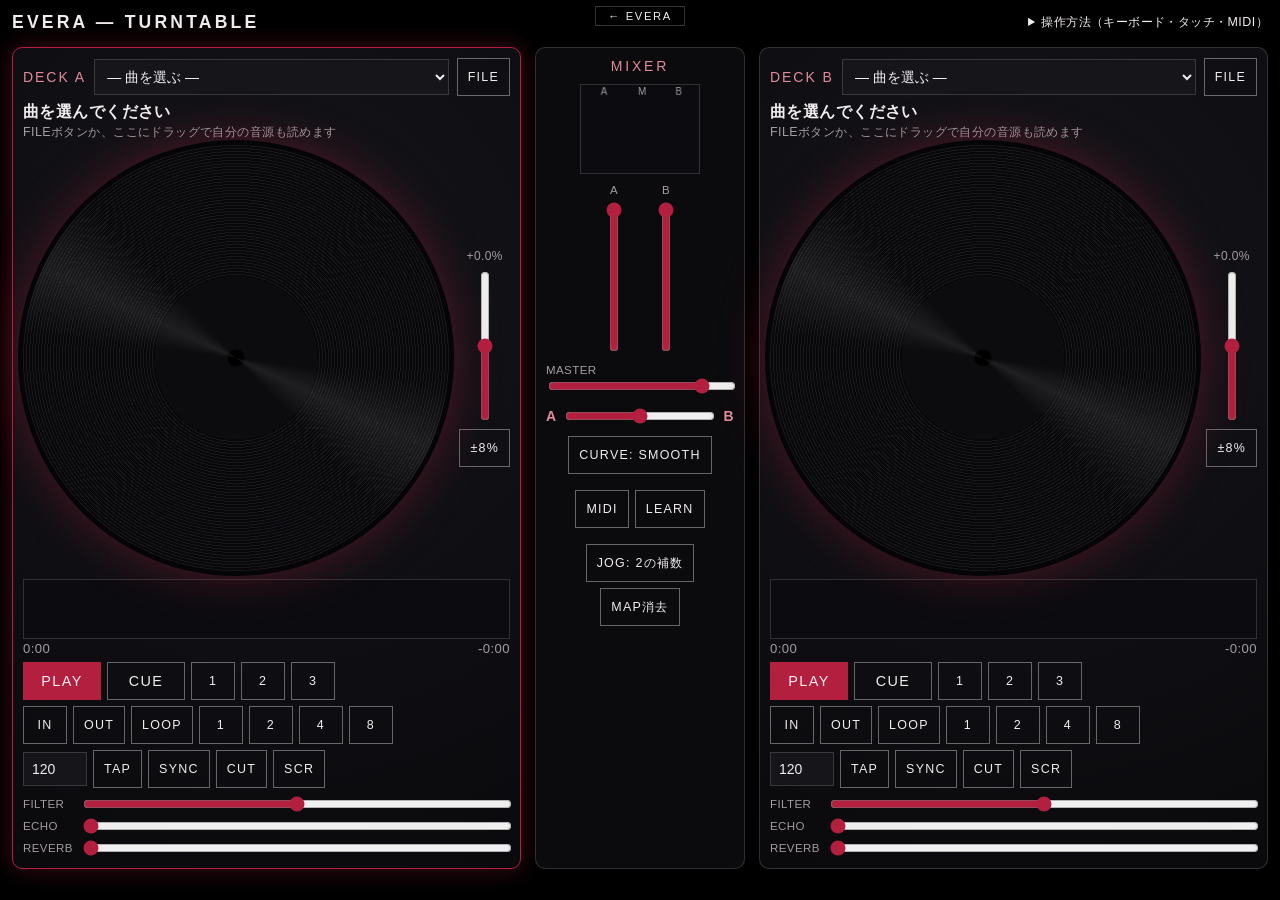
<file: website/play/dj/index.html>
<!doctype html>
<html lang="ja">
<head>
<meta charset="utf-8">
<meta name="viewport" content="width=device-width, initial-scale=1, user-scalable=no">
<title>EVERA — TURNTABLE</title>
<style>
:root{--red:#b3203f;--ink:#f1ecee;--mute:#a49ba1;--line:rgba(241,236,238,.16)}
*{box-sizing:border-box;-webkit-tap-highlight-color:transparent}
body{margin:0;background:#000;color:var(--ink);font-family:"Noto Sans JP",Arial,sans-serif;font-size:14px;letter-spacing:.03em;user-select:none;-webkit-user-select:none;touch-action:manipulation}
.rig{display:grid;grid-template-columns:1fr 210px 1fr;gap:14px;max-width:1500px;margin:0 auto;padding:12px}
@media(max-width:1000px){.rig{grid-template-columns:1fr 160px 1fr}}
@media(max-width:760px) and (orientation:portrait){.rig{grid-template-columns:1fr}}
.top{grid-column:1/-1;display:flex;align-items:center;justify-content:space-between;gap:12px;flex-wrap:wrap}
.top h1{font-family:"Arial Black",Impact,sans-serif;font-size:1.1rem;margin:0;letter-spacing:.18em}
.deck{background:radial-gradient(circle at 50% 30%,#15151a,#0a0a0d);border:1px solid var(--line);border-radius:10px;padding:10px;min-width:0}
.deck.act{border-color:var(--red);box-shadow:0 0 24px rgba(179,32,63,.35)}
.dh{display:flex;gap:8px;align-items:center;margin-bottom:6px}
.dn{font-family:"Arial Black",Impact,sans-serif;letter-spacing:.14em;color:#e28a9b}
select{flex:1;min-width:0;background:#15151a;color:var(--ink);border:1px solid var(--line);padding:8px;font:inherit}
.ttl{min-height:2.6em;margin-bottom:4px}.ttl b{display:block;font-size:1rem}.ttl i{font-style:normal;color:var(--mute);font-size:.78rem}
.body{display:flex;gap:10px;align-items:center}
.platter{position:relative;flex:1;aspect-ratio:1;max-width:430px;margin:auto}
.rec{position:absolute;inset:0;border-radius:50%;cursor:grab;touch-action:none;background:repeating-radial-gradient(circle at 50% 50%,#08080b 0 2px,#17171c 2px 3px);box-shadow:0 0 0 5px #050507,0 0 50px rgba(179,32,63,.45)}
.rec.grab{cursor:grabbing;box-shadow:0 0 0 5px #050507,0 0 80px rgba(179,32,63,.85)}
.label{position:absolute;inset:31%;border-radius:50%;background:#101014 center/cover no-repeat;pointer-events:none;display:flex;align-items:center;justify-content:center;text-align:center;font-family:"Arial Black",Impact,sans-serif;font-size:clamp(.6rem,1.6vw,1rem);color:#fff;text-shadow:0 0 6px #000,0 0 14px #000}
.label.blank{background:#0c0c0f;color:var(--mute);text-shadow:none;font-family:inherit;font-size:.7rem}
.hole{position:absolute;left:50%;top:50%;width:4%;aspect-ratio:1;border-radius:50%;background:#000;transform:translate(-50%,-50%);pointer-events:none}
.sheen{position:absolute;inset:0;border-radius:50%;pointer-events:none;background:conic-gradient(from 25deg,transparent 0 20%,rgba(255,255,255,.08) 25%,transparent 31% 70%,rgba(255,255,255,.08) 75%,transparent 81%)}
.ps{display:flex;flex-direction:column;align-items:center;gap:6px;font-size:.75rem;color:var(--mute)}
input[type=range]{accent-color:var(--red);width:100%;touch-action:none}
input[type=range].v{writing-mode:vertical-lr;direction:rtl;width:30px;height:150px}
.wf{width:100%;height:60px;background:#0c0c10;border:1px solid var(--line);margin-top:8px;cursor:pointer;touch-action:none;display:block}
.tm{display:flex;justify-content:space-between;color:var(--mute);font-variant-numeric:tabular-nums;font-size:.82rem;margin:2px 0 6px}
.row{display:flex;gap:6px;margin-bottom:6px;flex-wrap:wrap;align-items:center}
.b{min-height:38px;min-width:44px;padding:0 10px;border:1px solid rgba(241,236,238,.4);background:none;color:var(--ink);font:inherit;font-size:.78rem;letter-spacing:.1em;cursor:pointer;touch-action:none}
.b.r{background:var(--red);border-color:var(--red)}
.b.big{min-width:78px;font-size:.9rem}
.b.on{background:var(--red);border-color:#ff6b8a;box-shadow:0 0 10px var(--red)}
.b.set{border-color:#e28a9b;color:#fff}
.b:active{transform:translateY(1px)}
.bpm{width:64px;background:#15151a;color:var(--ink);border:1px solid var(--line);padding:8px;font:inherit}
.fx{display:grid;grid-template-columns:auto 1fr;gap:2px 8px;align-items:center;font-size:.72rem;color:var(--mute)}
.mixer{background:#0b0b0e;border:1px solid var(--line);border-radius:10px;padding:10px;display:flex;flex-direction:column;gap:10px;align-items:center;min-width:0}
.mixer .mh{font-family:"Arial Black",Impact,sans-serif;letter-spacing:.2em;color:#e28a9b}
.faders{display:flex;gap:18px}.faders label{display:flex;flex-direction:column;align-items:center;gap:4px;font-size:.72rem;color:var(--mute)}
.mixer label.h{width:100%;font-size:.72rem;color:var(--mute)}
.xfw{display:flex;gap:6px;align-items:center;width:100%;font-weight:bold;color:#e28a9b}
#mt{width:120px;height:90px;background:#0c0c10;border:1px solid var(--line)}
#st{font-size:.72rem;color:#d18b99;min-height:3em;text-align:center}
.mixer .row{justify-content:center}
.rig.learn [data-ctl]{outline:1px dashed #e28a9b;outline-offset:2px}
details.help{font-size:.78rem;color:var(--mute);max-width:560px}
details.help summary{cursor:pointer;color:var(--ink)}
details.help table{border-collapse:collapse;margin-top:6px}
details.help td{padding:2px 10px 2px 0;vertical-align:top}
details.help td:first-child{color:#e28a9b;white-space:nowrap}
.warn{color:#d18b99;grid-column:1/-1;text-align:center}
.back{position:fixed;left:50%;top:6px;transform:translateX(-50%);z-index:70;padding:3px 12px;border:1px solid rgba(255,255,255,.2);background:rgba(0,0,0,.7);color:#f1ecee;text-decoration:none;font-size:.7rem;letter-spacing:.15em}</style>
</head>
<body>
<a class="back" href="../../index.html">← EVERA</a>
<main class="rig" id="rig">
  <div class="top">
    <h1>EVERA — TURNTABLE</h1>
    <details class="help"><summary>操作方法（キーボード・タッチ・MIDI）</summary>
      <table>
      <tr><td>マウス/タッチ</td><td>レコードをつかんで回す（右=進む、左=逆回し）。2本指なら、片方で盤面、もう片方でクロスフェーダーやCUT/SCRボタンを同時に触れる</td></tr>
      <tr><td>Tab</td><td>操作する側のデッキを切り替え（下のキーは「選択中のデッキ」に効く）</td></tr>
      <tr><td>Space / Q / P</td><td>再生・停止（選択中 / A / B）</td></tr>
      <tr><td>W（押す間）</td><td>CUE（停止中に押すと位置を登録、押している間は再生、離すと戻る）</td></tr>
      <tr><td>1 2 3</td><td>ホットキュー（未登録なら登録、登録済みならジャンプ、Shift+数字で消去）</td></tr>
      <tr><td>, / .（押す間）</td><td>盤面を逆回し / 早回し（腕1本でスクラッチ）</td></tr>
      <tr><td>S（押す間）</td><td>ベビースクラッチを自動で行う</td></tr>
      <tr><td>G（押す間）</td><td>CUT：音を瞬間的に切る（連打でトランスフォーマー）</td></tr>
      <tr><td>← →　Z X C</td><td>クロスフェーダー（Shiftで大きく）/ 左端・中央・右端</td></tr>
      <tr><td>↑ ↓</td><td>ピッチ</td></tr>
      <tr><td>E R F</td><td>エコー / リバーブ のON・OFF / フィルターを中央に戻す</td></tr>
      <tr><td>L / T</td><td>ループON・OFF（なければ4拍）/ テンポをタップ</td></tr>
      <tr><td>MIDI</td><td>MIDIボタンで接続 → LEARNを押し、画面のつまみやボタンを押してからコントローラーを動かすと割り当て。ジャンプ盤は「タッチ」と「回転」を別々に1回ずつ割り当て</td></tr>
      </table>
    </details>
  </div>
  <section class="deck" id="deckA"></section>
  <section class="mixer">
    <div class="mh">MIXER</div>
    <canvas id="mt" width="120" height="90"></canvas>
    <div class="faders">
      <label>A<input type="range" class="v" min="0" max="100" value="100" data-ctl="A.vol" data-def="100"></label>
      <label>B<input type="range" class="v" min="0" max="100" value="100" data-ctl="B.vol" data-def="100"></label>
    </div>
    <label class="h">MASTER<input type="range" min="0" max="100" value="85" data-ctl="M.vol" data-def="85"></label>
    <div class="xfw"><span>A</span><input type="range" id="xf" min="0" max="1000" value="500" data-ctl="X" data-def="500"><span>B</span></div>
    <div class="row"><button class="b" id="curve">CURVE: SMOOTH</button></div>
    <div class="row"><button class="b" id="midiB">MIDI</button><button class="b" id="learnB">LEARN</button></div>
    <div class="row"><button class="b" id="jogB">JOG: 2の補数</button><button class="b" id="clrB">MAP消去</button></div>
    <div id="st"></div>
  </section>
  <section class="deck" id="deckB"></section>
</main>

<script type="text/plain" id="wk">
class DeckProc extends AudioWorkletProcessor{
 static get parameterDescriptors(){return[{name:'rate',defaultValue:0,automationRate:'k-rate'}]}
 constructor(){super();this.ch=null;this.n=0;this.pos=0;this.cur=0;this.loop=null;this.cnt=0;this.end=false;
  this.port.onmessage=e=>{const m=e.data;
   if(m.t==='load'){this.ch=m.ch;this.n=m.ch[0].length;this.pos=0;this.cur=0;this.loop=null;this.end=false}
   else if(m.t==='seek'){this.pos=Math.max(0,Math.min(this.n-2,m.pos));this.end=false}
   else if(m.t==='loop'){this.loop=m.on?{a:m.a,b:m.b}:null}}}
 process(ins,outs,par){
  const o=outs[0],L=o[0],R=o[1]||o[0];
  if(!this.ch)return true;
  const tgt=par.rate[0],c0=this.ch[0],c1=this.ch[1]||c0,n=this.n,lp=this.loop;
  let pos=this.pos,cur=this.cur;
  for(let i=0;i<L.length;i++){
   cur+=(tgt-cur)*.0075;
   if(cur<0)this.end=false;
   if(lp){if(cur>0&&pos>=lp.b)pos=lp.a+(pos-lp.b);else if(cur<0&&pos<lp.a)pos=lp.b-(lp.a-pos)}
   if(pos<0)pos=0;
   if(pos>n-2){pos=n-2;if(cur>0&&!this.end){this.end=true;this.port.postMessage({e:1})}}
   let g=Math.abs(cur)*8;if(g>1)g=1;
   const k=pos|0,f=pos-k;
   L[i]=(c0[k]+(c0[k+1]-c0[k])*f)*g;R[i]=(c1[k]+(c1[k+1]-c1[k])*f)*g;
   pos+=cur;
  }
  this.pos=pos;this.cur=cur;
  if(++this.cnt%4===0)this.port.postMessage({p:pos});
  return true}}
registerProcessor('deck',DeckProc);
</script>

<script src="../../../assets/data/KURENAIVOID-tracks.js"></script>
<script src="../../js/KURENAIVOID-site-data.js"></script>
<script>
/* ===== 曲の一覧は js/KURENAIVOID-site-data.js にあります ===== */
const TRACKS=EVERA_DATA.tracks.map(t=>t.file?Object.assign({},t,{file:t.file,label:'../../'+t.art},t.single?{num:'',listnum:t.num}:{}):t);
const NOW=new Date();
const isOpen=t=>!!t.file&&(!t.date||new Date(t.date+'T00:00:00')<=NOW)&&(!t.secret||KV_FOUND.has(t.secret));

/* ===== 共通 ===== */
const RPM=200,clamp=(x,a,b)=>Math.max(a,Math.min(b,x));
const $=s=>document.querySelector(s);
const fmt=s=>{s=Math.max(0,s);return Math.floor(s/60)+':'+String(Math.floor(s%60)).padStart(2,'0')};
const say=s=>{$('#st').textContent=s};
let ctx,master,mAn,IR,curve='smooth',act=null;
const decks=[];

function deckHTML(d){return ''
+'<div class="dh"><span class="dn">DECK '+d+'</span><select class="sel"></select><button class="b fbtn">FILE</button><input type="file" accept="audio/*" hidden></div>'
+'<div class="ttl"><b class="nm">曲を選んでください</b><i class="mg">FILEボタンか、ここにドラッグで自分の音源も読めます</i></div>'
+'<div class="body"><div class="platter"><div class="rec" data-ctl="'+d+'.jog"><div class="label blank"></div><div class="hole"></div></div><div class="sheen"></div></div>'
+'<div class="ps"><span class="pv">+0.0%</span><input type="range" class="v pitch" min="-1000" max="1000" value="0" data-ctl="'+d+'.pitch" data-def="0"><button class="b rng">±8%</button></div></div>'
+'<canvas class="wf" width="800" height="70"></canvas>'
+'<div class="tm"><span class="t1">0:00</span><span class="t2">-0:00</span></div>'
+'<div class="row"><button class="b r big play" data-ctl="'+d+'.play">PLAY</button><button class="b big cue" data-ctl="'+d+'.cue">CUE</button>'
+'<button class="b hc" data-i="0" data-ctl="'+d+'.hc1">1</button><button class="b hc" data-i="1" data-ctl="'+d+'.hc2">2</button><button class="b hc" data-i="2" data-ctl="'+d+'.hc3">3</button></div>'
+'<div class="row"><button class="b lin" data-ctl="'+d+'.lin">IN</button><button class="b lout" data-ctl="'+d+'.lout">OUT</button><button class="b ltg" data-ctl="'+d+'.loop">LOOP</button>'
+'<button class="b lb" data-n="1" data-ctl="'+d+'.l1">1</button><button class="b lb" data-n="2" data-ctl="'+d+'.l2">2</button><button class="b lb" data-n="4" data-ctl="'+d+'.l4">4</button><button class="b lb" data-n="8" data-ctl="'+d+'.l8">8</button></div>'
+'<div class="row"><input class="bpm" type="number" min="40" max="220" step="0.1" value="120"><button class="b tap" data-ctl="'+d+'.tap">TAP</button><button class="b sync" data-ctl="'+d+'.sync">SYNC</button>'
+'<button class="b cutb" data-ctl="'+d+'.cut">CUT</button><button class="b scr" data-ctl="'+d+'.scr">SCR</button></div>'
+'<div class="fx"><span>FILTER</span><input type="range" class="flt" min="-100" max="100" value="0" data-ctl="'+d+'.flt" data-def="0">'
+'<span>ECHO</span><input type="range" class="ech" min="0" max="100" value="0" data-ctl="'+d+'.echo" data-def="0">'
+'<span>REVERB</span><input type="range" class="rev" min="0" max="100" value="0" data-ctl="'+d+'.rev" data-def="0"></div>';}

class Deck{
 constructor(d,root,idx){
  this.d=d;this.i=idx;this.root=root;root.innerHTML=deckHTML(d);
  const q=s=>root.querySelector(s);this.q=q;
  this.rec=q('.rec');this.label=q('.label');this.wf=q('.wf');this.wg=this.wf.getContext('2d');this.wfo=null;
  this.ready=false;this.playing=false;this.v=0;this.vDrag=0;this.angle=0;this.pos=0;this.n=0;this.cue=0;this.hot=[null,null,null];
  this.loopA=0;this.loopB=0;this.loopOn=false;this.bpm=120;this.pitch=0;this.range=.08;this.cueHold=false;
  this.dragging=false;this.touch=false;this.jogUntil=0;this.lastMove=0;this.lastAng=0;this.lastJog=0;this.macro=false;this.spin=0;this.cutOn=false;this.taps=[];this.busy=false;
  /* 音のつなぎ */
  const c=ctx;
  this.node=new AudioWorkletNode(c,'deck',{numberOfInputs:0,outputChannelCount:[2]});this.rate=this.node.parameters.get('rate');
  this.flt=c.createBiquadFilter();this.flt.type='lowpass';this.flt.frequency.value=22000;this.flt.Q.value=1.2;
  this.mix=c.createGain();this.node.connect(this.flt);this.flt.connect(this.mix);
  this.dl=c.createDelay(2);this.dl.delayTime.value=.375;this.fb=c.createGain();this.fb.gain.value=.45;this.ew=c.createGain();this.ew.gain.value=0;
  this.flt.connect(this.dl);this.dl.connect(this.fb);this.fb.connect(this.dl);this.dl.connect(this.ew);this.ew.connect(this.mix);
  this.cv=c.createConvolver();this.cv.buffer=IR;this.rw=c.createGain();this.rw.gain.value=0;this.flt.connect(this.cv);this.cv.connect(this.rw);this.rw.connect(this.mix);
  this.an=c.createAnalyser();this.an.fftSize=256;this.mix.connect(this.an);
  this.vol=c.createGain();this.cut=c.createGain();this.xf=c.createGain();
  this.an.connect(this.vol);this.vol.connect(this.cut);this.cut.connect(this.xf);this.xf.connect(master);
  this.node.port.onmessage=e=>{const m=e.data;if(m.p!==undefined)this.pos=m.p;if(m.e){this.playing=false;this.ui()}};
  this.bind();this.fillSel();
 }
 sr(){return ctx.sampleRate}
 bindBtn(el,down,up){
  el._d=down;el._u=up||(()=>{});
  el.addEventListener('pointerdown',e=>{if(rigLearn(e))return;e.preventDefault();el.setPointerCapture(e.pointerId);ctx.resume();setAct(this);el._d()});
  const u=()=>el._u();el.addEventListener('pointerup',u);el.addEventListener('pointercancel',u);
 }
 bind(){
  const q=this.q,r=this.root;
  r.addEventListener('pointerdown',()=>setAct(this),true);
  this.bindBtn(q('.play'),()=>this.playToggle());
  this.bindBtn(q('.cue'),()=>this.cueDown(),()=>this.cueUp());
  r.querySelectorAll('.hc').forEach(b=>{let tm=0;this.bindBtn(b,()=>{tm=setTimeout(()=>{tm=0;this.hcClear(+b.dataset.i)},600)},()=>{if(tm){clearTimeout(tm);tm=0;this.hcHit(+b.dataset.i)}})});
  this.bindBtn(q('.lin'),()=>this.loopIn());this.bindBtn(q('.lout'),()=>this.loopOut());this.bindBtn(q('.ltg'),()=>this.loopToggle());
  r.querySelectorAll('.lb').forEach(b=>this.bindBtn(b,()=>this.loopBeats(+b.dataset.n)));
  this.bindBtn(q('.tap'),()=>this.tap());this.bindBtn(q('.sync'),()=>this.sync());
  this.bindBtn(q('.cutb'),()=>this.setCut(true),()=>this.setCut(false));
  this.bindBtn(q('.scr'),()=>{this.macro=true},()=>{this.macro=false});
  q('.rng').addEventListener('click',()=>{const R=[.08,.16,.5];this.range=R[(R.indexOf(this.range)+1)%3];q('.rng').textContent='±'+Math.round(this.range*100)+'%';this.pitchFromFader()});
  q('.pitch').addEventListener('input',()=>this.pitchFromFader());
  q('.flt').addEventListener('input',e=>this.setFilter(+e.target.value/100));
  q('.ech').addEventListener('input',e=>{this.ew.gain.setTargetAtTime(+e.target.value/100*.9,ctx.currentTime,.02)});
  q('.rev').addEventListener('input',e=>{this.rw.gain.setTargetAtTime(+e.target.value/100*1.4,ctx.currentTime,.02)});
  q('.bpm').addEventListener('change',e=>this.setBpm(+e.target.value));
  /* 盤面 */
  const rec=this.rec;
  const ang=e=>{const b=rec.getBoundingClientRect();return Math.atan2(e.clientY-(b.top+b.height/2),e.clientX-(b.left+b.width/2))*180/Math.PI};
  rec.addEventListener('pointerdown',e=>{if(rigLearn(e))return;ctx.resume();if(!this.ready)return;this.dragging=true;rec.classList.add('grab');rec.setPointerCapture(e.pointerId);this.lastAng=ang(e);this.lastMove=performance.now();this.vDrag=0;this.v=0});
  rec.addEventListener('pointermove',e=>{if(!this.dragging)return;const a=ang(e);let d=a-this.lastAng;if(d>180)d-=360;if(d<-180)d+=360;this.lastAng=a;const now=performance.now(),dt=Math.max(.008,(now-this.lastMove)/1000);this.lastMove=now;this.angle+=d;this.vDrag=clamp(this.vDrag*.5+(d/dt/RPM)*.5,-8,8);this.rate.value=this.vDrag});
  const rel=()=>{this.dragging=false;rec.classList.remove('grab')};rec.addEventListener('pointerup',rel);rec.addEventListener('pointercancel',rel);
  rec._touch=on=>{this.touch=on;if(on){this.vDrag=0;this.v=0}};
  rec._jog=n=>this.jogTick(n);
  /* 波形クリックで頭出し */
  this.wf.addEventListener('pointerdown',e=>{if(!this.ready)return;const b=this.wf.getBoundingClientRect();this.seek(clamp((e.clientX-b.left)/b.width,0,1)*(this.n-2))});
  /* ファイル */
  const fi=q('input[type=file]');q('.fbtn').addEventListener('click',()=>fi.click());
  fi.addEventListener('change',()=>{if(fi.files[0])this.loadFile(fi.files[0]);fi.value=''});
  r.addEventListener('dragover',e=>e.preventDefault());
  r.addEventListener('drop',e=>{e.preventDefault();const f=e.dataTransfer.files[0];if(f)this.loadFile(f)});
  q('.sel').addEventListener('change',e=>{if(e.target.value!=='')this.loadTrack(+e.target.value)});
 }
 fillSel(){
  const s=this.q('.sel');s.innerHTML='<option value="">— 曲を選ぶ —</option>';
  TRACKS.forEach((t,i)=>{if(!isOpen(t))return;const o=document.createElement('option');o.value=i;o.textContent='#'+(t.num||t.listnum||'')+'  '+t.title;s.appendChild(o)});
 }
 /* 読み込み */
 async loadTrack(i){
  const t=TRACKS[i];this.msg('読み込み中…');
  try{const res=await fetch(t.file);if(!res.ok)throw 0;await this.load(await res.arrayBuffer(),t.title,t.kind+(t.num||t.listnum?'  #'+(t.num||t.listnum):''),t.label,t.num?'#'+t.num:'')}
  catch(e){this.msg('');say('曲を読めませんでした。ファイルを直接開いている場合は、FILEボタンで曲を選んでください（サイト上では自動で読めます）');this.q('.sel').value=''}
 }
 async loadFile(f){this.msg('読み込み中…');await this.load(await f.arrayBuffer(),f.name.replace(/\.[^.]+$/,''),'LOCAL FILE',null,'')}
 msg(s){if(s)this.q('.mg').textContent=s}
 async load(ab,title,sub,labelUrl,labelText){
  ctx.resume();this.ready=false;this.playing=false;this.v=0;this.vDrag=0;this.ui();
  let buf;try{buf=await ctx.decodeAudioData(ab)}catch(e){this.q('.mg').textContent='この音源は読み込めませんでした';return}
  const chs=[];for(let c=0;c<Math.min(2,buf.numberOfChannels);c++)chs.push(buf.getChannelData(c).slice());
  this.n=chs[0].length;this.makeWf(chs[0]);
  this.node.port.postMessage({t:'load',ch:chs},chs.map(a=>a.buffer));
  this.pos=0;this.cue=0;this.hot=[null,null,null];this.loopA=this.loopB=0;this.loopOn=false;
  this.q('.nm').textContent=title;this.q('.mg').textContent=sub;
  this.label.className='label'+(labelUrl?'':' blank');this.label.style.backgroundImage=labelUrl?'url('+labelUrl+')':'none';this.label.textContent=labelText||(labelUrl?'':title.slice(0,18));
  this.ready=true;this.ui();say('DECK '+this.d+' 読み込み完了');
 }
 makeWf(ch){
  const W=800,H=70,o=document.createElement('canvas');o.width=W;o.height=H;const g=o.getContext('2d');g.fillStyle='#b3203f';const step=ch.length/W;
  for(let x=0;x<W;x++){let mx=0;const a=x*step|0,b=Math.min(ch.length,((x+1)*step)|0),s=Math.max(1,((b-a)/40)|0);for(let i=a;i<b;i+=s){const v=Math.abs(ch[i]);if(v>mx)mx=v}const h=Math.max(1,mx*H*.95);g.fillRect(x,(H-h)/2,1,h)}
  this.wfo=o;
 }
 /* 操作 */
 seek(s){this.pos=s;this.node.port.postMessage({t:'seek',pos:s})}
 playToggle(){if(!this.ready)return;ctx.resume();this.cueHold=false;this.playing=!this.playing;this.ui()}
 cueDown(){if(!this.ready)return;ctx.resume();
  if(this.playing){this.playing=false;this.seek(this.cue)}
  else{if(Math.abs(this.pos-this.cue)>this.sr()*.02)this.cue=this.pos;this.cueHold=true;this.playing=true}
  this.ui()}
 cueUp(){if(this.cueHold){this.cueHold=false;this.playing=false;this.seek(this.cue);this.ui()}}
 hcHit(i){if(!this.ready)return;if(this.hot[i]==null)this.hot[i]=this.pos;else this.seek(this.hot[i]);this.ui()}
 hcClear(i){this.hot[i]=null;this.ui()}
 loopIn(){if(!this.ready)return;this.loopA=this.pos;this.loopOn=false;this.pushLoop()}
 loopOut(){if(!this.ready)return;if(this.pos>this.loopA+this.sr()*.02){this.loopB=this.pos;this.loopOn=true;this.pushLoop()}}
 loopBeats(n){if(!this.ready)return;this.loopA=this.pos;this.loopB=Math.min(this.n-2,this.pos+n*60/this.bpm*this.sr());this.loopOn=true;this.pushLoop()}
 loopToggle(){if(!this.ready)return;if(this.loopOn)this.loopOn=false;else if(this.loopB>this.loopA)this.loopOn=true;else{this.loopBeats(4);return}this.pushLoop()}
 pushLoop(){this.node.port.postMessage({t:'loop',on:this.loopOn,a:this.loopA,b:this.loopB});this.ui()}
 setBpm(b){if(!(b>=40&&b<=220))return;this.bpm=b;this.q('.bpm').value=b.toFixed(1);this.dl.delayTime.setTargetAtTime(60/b*.75,ctx.currentTime,.05)}
 tap(){const t=performance.now();this.taps=this.taps.filter(x=>t-x<2500);this.taps.push(t);if(this.taps.length>=3){const iv=(t-this.taps[0])/(this.taps.length-1);this.setBpm(60000/iv/(1+this.pitch))}}
 sync(){const o=decks[1-this.i];if(!o||!o.bpm)return;const p=o.bpm*(1+o.pitch)/this.bpm-1;const el=this.q('.pitch');el.value=clamp(p/this.range,-1,1)*1000;this.pitchFromFader()}
 pitchFromFader(){this.pitch=(+this.q('.pitch').value/1000)*this.range;const p=this.pitch*100;this.q('.pv').textContent=(p>=0?'+':'')+p.toFixed(1)+'%'}
 setFilter(f){const fl=this.flt,t=ctx.currentTime;
  if(Math.abs(f)<.03){fl.type='lowpass';fl.frequency.setTargetAtTime(22000,t,.02)}
  else if(f<0){fl.type='lowpass';fl.frequency.setTargetAtTime(20000*Math.pow(40/20000,-f),t,.02)}
  else{fl.type='highpass';fl.frequency.setTargetAtTime(20*Math.pow(400,f),t,.02)}}
 setCut(on){this.cutOn=on;this.cut.gain.setTargetAtTime(on?0:1,ctx.currentTime,.003);this.q('.cutb').classList.toggle('on',on)}
 jogTick(n){const now=performance.now(),dt=Math.max(.008,(now-this.lastJog)/1000);this.lastJog=now;
  this.angle+=n;this.vDrag=clamp(this.vDrag*.5+(n/dt/RPM)*.5,-8,8);this.lastMove=now;this.jogUntil=now+150;this.rate.value=this.vDrag}
 ui(){const q=this.q;q('.play').textContent=this.playing?'PAUSE':'PLAY';
  this.root.querySelectorAll('.hc').forEach((b,i)=>b.classList.toggle('set',this.hot[i]!=null));
  q('.ltg').classList.toggle('on',this.loopOn)}
 /* 毎フレーム */
 update(dt,t){
  if(this.ready){
   const grab=this.dragging||this.touch||t<this.jogUntil;
   if(grab){if(t-this.lastMove>60)this.vDrag*=Math.exp(-dt*18);this.v=this.vDrag}
   else if(this.macro)this.v=2.4*Math.sin(t/1000*6.283*2.2);
   else if(this.spin)this.v+=(this.spin-this.v)*(1-Math.exp(-dt*25));
   else{const tg=this.playing?1+this.pitch:0,k=this.playing?6:2.2;this.v+=(tg-this.v)*(1-Math.exp(-dt*k));if(!this.playing&&Math.abs(this.v)<.01)this.v=0}
   if(this.pos<=1&&this.v<0){this.v=0;this.vDrag=0}
   this.angle+=this.v*RPM*dt;this.rate.value=this.v;
  }else{this.v*=Math.exp(-dt*4);this.angle+=this.v*RPM*dt}
  this.rec.style.transform='rotate('+this.angle+'deg)';
  const sr=this.sr(),dur=this.n/sr,ps=this.pos/sr;
  this.q('.t1').textContent=fmt(ps);this.q('.t2').textContent='-'+fmt(dur-ps);
  const g=this.wg,W=800,H=70;g.clearRect(0,0,W,H);
  if(this.wfo){g.drawImage(this.wfo,0,0);const X=s=>s/this.n*W;
   if(this.loopB>this.loopA){g.fillStyle=this.loopOn?'rgba(255,255,255,.28)':'rgba(255,255,255,.09)';g.fillRect(X(this.loopA),0,X(this.loopB)-X(this.loopA),H)}
   g.fillStyle='#ffd24a';g.fillRect(X(this.cue)-1,0,2,H);
   const HC=['#4ad0ff','#7dff6b','#ff9a3d'];this.hot.forEach((h,i)=>{if(h!=null){g.fillStyle=HC[i];g.fillRect(X(h)-1,0,2,H)}});
   g.fillStyle='#fff';g.fillRect(X(this.pos)-1,0,2,H)}
 }
}

/* ===== 起動 ===== */
function setAct(d){act=d;decks.forEach(x=>x.root.classList.toggle('act',x===d))}
function rigLearn(e){
  if(!learnOn)return false;const el=e.target.closest('[data-ctl]');if(!el)return false;
  e.preventDefault();e.stopPropagation();learnTarget=el.dataset.ctl;say('「'+learnTarget+'」に割り当て → コントローラーを動かしてください');return true;
}
function applyXf(){
  const x=+$('#xf').value/1000;let a,b;
  if(curve==='smooth'){a=Math.cos(x*Math.PI/2);b=Math.sin(x*Math.PI/2)}
  else{a=x<=.9?1:(1-x)/.1;b=x>=.1?1:x/.1}
  decks[0].xf.gain.setTargetAtTime(a,ctx.currentTime,.004);decks[1].xf.gain.setTargetAtTime(b,ctx.currentTime,.004);
}
function drawMeters(){
  const c=$('#mt').getContext('2d');c.clearRect(0,0,120,90);
  const lv=an=>{const d=new Uint8Array(an.fftSize);an.getByteTimeDomainData(d);let m=0;for(let i=0;i<d.length;i++){const v=Math.abs(d[i]-128)/128;if(v>m)m=v}return m};
  const L=[lv(decks[0].an),lv(mAn),lv(decks[1].an)];
  L.forEach((m,i)=>{const h=Math.min(1,m*1.1)*86;c.fillStyle=m>.95?'#ff6b8a':'#b3203f';c.fillRect(10+i*38,88-h,26,h)});
  c.fillStyle='#a49ba1';c.font='10px sans-serif';c.fillText('A',20,10);c.fillText('M',58,10);c.fillText('B',96,10);
}
let last=performance.now();
function frame(t){const dt=Math.min(.05,(t-last)/1000);last=t;decks.forEach(d=>d.update(dt,t));drawMeters();requestAnimationFrame(frame)}

/* ===== キーボード ===== */
const held={};
addEventListener('keydown',e=>{
  if(e.ctrlKey||e.metaKey||e.altKey)return;if(e.target.tagName==='SELECT'||e.target.type==='file'||e.target.type==='number')return;
  const k=e.key.length===1?e.key.toLowerCase():e.key;if(!act)return;
  if(e.repeat&&!(k.startsWith('Arrow')))return;
  const xf=$('#xf'),setX=v=>{xf.value=clamp(v,0,1000);applyXf()};
  const pit=d=>{const p=act.q('.pitch');p.value=clamp(+p.value+d,-1000,1000);act.pitchFromFader()};
  let h=true;
  switch(k){
   case ' ':act.playToggle();break;
   case 'q':decks[0].playToggle();break;case 'p':decks[1].playToggle();break;
   case 'w':act.cueDown();break;
   case '1':case '2':case '3':e.shiftKey?act.hcClear(+k-1):act.hcHit(+k-1);break;
   case '!':act.hcClear(0);break;case '"':act.hcClear(1);break;case '#':act.hcClear(2);break;
   case ',':act.spin=-2.5;held[',']=act;break;case '.':act.spin=3;held['.']=act;break;
   case 's':act.macro=true;held.s=act;break;
   case 'g':act.setCut(true);held.g=act;break;
   case 'ArrowLeft':setX(+xf.value-(e.shiftKey?160:40));break;case 'ArrowRight':setX(+xf.value+(e.shiftKey?160:40));break;
   case 'ArrowUp':pit(e.shiftKey?50:10);break;case 'ArrowDown':pit(e.shiftKey?-50:-10);break;
   case 'z':setX(0);break;case 'x':setX(500);break;case 'c':setX(1000);break;
   case 'e':{const s=act.q('.ech');s.value=+s.value?0:50;s.dispatchEvent(new Event('input'))}break;
   case 'r':{const s=act.q('.rev');s.value=+s.value?0:50;s.dispatchEvent(new Event('input'))}break;
   case 'f':{const s=act.q('.flt');s.value=0;s.dispatchEvent(new Event('input'))}break;
   case 'l':act.loopToggle();break;case 't':act.tap();break;
   case 'Tab':setAct(decks[1-act.i]);break;
   default:h=false}
  if(h)e.preventDefault();
});
addEventListener('keyup',e=>{
  const k=e.key.length===1?e.key.toLowerCase():e.key;
  if(k==='w'&&act)act.cueUp();
  if(k===','||k==='.'){const d=held[k];if(d)d.spin=0;held[k]=null}
  if(k==='s'&&held.s){held.s.macro=false;held.s=null}
  if(k==='g'&&held.g){held.g.setCut(false);held.g=null}
});

/* ===== MIDI ===== */
let midi=null,learnOn=false,learnTarget=null,jogMode=localStorage.getItem('kv_jog')||'twos';
let MAP={};try{MAP=JSON.parse(localStorage.getItem('kv_midi')||'{}')}catch(e){}
const saveMap=()=>{try{localStorage.setItem('kv_midi',JSON.stringify(MAP))}catch(e){}};
function setRange(el,norm){el.value=(+el.min)+norm*((+el.max)-(+el.min));el.dispatchEvent(new Event('input'))}
function onMidi(m){
  const st=m.data[0];if(st>=0xf0)return;
  let type=st&0xf0;const ch=st&15,a=m.data[1],b=m.data[2]||0;let vel=b;
  if(type===0x80){type=0x90;vel=0}
  const key=type+'/'+ch+'/'+(type===0xe0?0:a);
  if(learnOn&&learnTarget){MAP[key]=learnTarget;saveMap();say('登録しました: '+learnTarget);learnTarget=null;return}
  const id=MAP[key];if(!id)return;const el=document.querySelector('[data-ctl="'+id+'"]');if(!el)return;
  if(el.type==='range'){if(type===0xb0)setRange(el,b/127);else if(type===0xe0)setRange(el,((b<<7)|a)/16383);return}
  if(el._jog){if(type===0x90)el._touch(vel>0);else if(type===0xb0)el._jog(jogMode==='twos'?(b<64?b:b-128):(b-64));return}
  if(el._d){const on=(type===0x90&&vel>0)||(type===0xb0&&b>63);if(on&&!el._on){el._on=true;el._d()}else if(!on&&el._on){el._on=false;el._u()}}
}
async function midiInit(){
  if(!navigator.requestMIDIAccess){say('このブラウザはMIDIに対応していません（ChromeかEdgeで開いてください）');return}
  try{midi=await navigator.requestMIDIAccess()}catch(e){say('MIDIの許可が出ませんでした');return}
  const hook=()=>{let n=0;for(const i of midi.inputs.values()){i.onmidimessage=onMidi;n++}$('#midiB').textContent='MIDI '+n+'台';$('#midiB').classList.toggle('on',n>0);say(n?'MIDI接続: '+n+'台。LEARNで割り当てできます':'MIDI機器が見つかりません')};
  hook();midi.onstatechange=hook;
}

/* ===== 起動処理 ===== */
async function boot(){
  try{
    ctx=new (window.AudioContext||window.webkitAudioContext)({latencyHint:'interactive'});
    const src=$('#wk').textContent;
    try{await ctx.audioWorklet.addModule(URL.createObjectURL(new Blob([src],{type:'application/javascript'})))}
    catch(e1){await ctx.audioWorklet.addModule('data:text/javascript;base64,'+btoa(unescape(encodeURIComponent(src))))}
  }catch(e){
    const w=document.createElement('div');w.className='warn';w.textContent='このブラウザではAudioWorkletが使えません（ChromeかEdgeで開いてください）: '+e;$('#rig').appendChild(w);return;
  }
  master=ctx.createGain();master.gain.value=.85;const comp=ctx.createDynamicsCompressor();comp.threshold.value=-8;comp.ratio.value=8;
  mAn=ctx.createAnalyser();mAn.fftSize=256;master.connect(comp);comp.connect(mAn);mAn.connect(ctx.destination);
  const len=ctx.sampleRate*2.2|0;IR=ctx.createBuffer(2,len,ctx.sampleRate);
  for(let c=0;c<2;c++){const d=IR.getChannelData(c);for(let i=0;i<len;i++)d[i]=(Math.random()*2-1)*Math.pow(1-i/len,3)}
  decks.push(new Deck('A',$('#deckA'),0),new Deck('B',$('#deckB'),1));setAct(decks[0]);
  /* ミキサー */
  document.querySelectorAll('[data-ctl$=".vol"]').forEach(el=>{
    const dk=el.dataset.ctl[0]==='M'?null:decks[el.dataset.ctl[0]==='A'?0:1];
    el.addEventListener('input',()=>{const g=Math.pow(+el.value/100,1.6);(dk?dk.vol:master).gain.setTargetAtTime(dk?g:g*1.0,ctx.currentTime,.01)})});
  $('#xf').addEventListener('input',applyXf);applyXf();
  $('#curve').addEventListener('click',()=>{curve=curve==='smooth'?'cut':'smooth';$('#curve').textContent='CURVE: '+curve.toUpperCase();applyXf()});
  document.querySelectorAll('input[data-def]').forEach(el=>el.addEventListener('dblclick',()=>{el.value=el.dataset.def;el.dispatchEvent(new Event('input'))}));
  $('#midiB').addEventListener('click',midiInit);
  $('#learnB').addEventListener('click',()=>{learnOn=!learnOn;learnTarget=null;$('#learnB').classList.toggle('on',learnOn);$('#rig').classList.toggle('learn',learnOn);say(learnOn?'LEARN中: 割り当てたいつまみ/ボタンを押す → コントローラーを動かす':'')});
  $('#clrB').addEventListener('click',()=>{MAP={};saveMap();say('割り当てを消しました')});
  const jl=()=>{$('#jogB').textContent='JOG: '+(jogMode==='twos'?'2の補数':'オフセット64')};jl();
  $('#jogB').addEventListener('click',()=>{jogMode=jogMode==='twos'?'offset':'twos';try{localStorage.setItem('kv_jog',jogMode)}catch(e){}jl()});
  document.addEventListener('pointerdown',e=>{if(learnOn)rigLearn(e)},true);
  document.addEventListener('pointerdown',()=>ctx.resume(),{once:true});
  requestAnimationFrame(frame);
}
boot();
</script>
<script>/* サイトの上に重ねて開かれているとき：「← EVERA」と Esc で、音楽はそのままにとじる */
if(parent!==window){var __b=document.querySelector('a.back'),__c=function(){parent.postMessage({evera:1,t:'close'},'*')};
if(__b)__b.addEventListener('click',function(e){e.preventDefault();__c()});
addEventListener('keydown',function(e){if(e.key==='Escape'&&!document.querySelector('#reader.on'))__c()})}</script>
</body>
</html>
</file>
<file: website/css/KURENAIVOID-site.css>
:root{--bg:#000;--ink:#f1ecee;--mute:#a49ba1;--red:#b3203f;--cu:#c98f78;--line:rgba(241,236,238,.16);--visual:url(../assets/images/KURENAIVOID-hero.jpg)}
*{box-sizing:border-box}
html{scroll-behavior:smooth;scroll-padding-top:70px}
body{margin:0;background:var(--bg);color:var(--ink);font-family:"Noto Sans JP",Arial,sans-serif;line-height:1.8;letter-spacing:.03em}
body.lock{overflow:hidden}
a{color:inherit}
.wrap{width:min(1120px,calc(100% - 40px));margin:auto}
section{padding:96px 0;border-top:1px solid var(--line)}
h1,h2,h3{font-family:"Arial Black",Impact,sans-serif;letter-spacing:.06em;margin:0}
h2{font-size:clamp(1.8rem,5vw,3rem);margin-bottom:8px}
.sub2{margin-top:72px}
.lead{color:var(--mute);margin:0 0 36px;max-width:620px}
.hv{display:inline-block;transition:transform .25s;transform-origin:left center}.hv:hover{transform:scale(1.06)}
.rv{opacity:0;transform:translateY(26px);transition:opacity .8s,transform .8s}.rv.in{opacity:1;transform:none}
/* オープニング */
#intro{position:fixed;inset:0;z-index:200;background:#000;overflow:hidden;clip-path:inset(0 0 0 0);transition:clip-path .9s cubic-bezier(.77,0,.18,1)}
#intro .pic{position:absolute;inset:0;background:var(--visual) center/cover no-repeat;filter:brightness(1.4) contrast(1.05) saturate(1.1);transform:translateY(18%) scale(1.45);transform-origin:50% 20%}
#intro .mask,#intro .veil{position:absolute;inset:0;display:flex;align-items:center;justify-content:center;overflow:hidden}
#intro .mask{background:#000;mix-blend-mode:multiply}#intro .veil{pointer-events:none}
#intro .word{font-family:"Arial Black",Impact,sans-serif;font-size:clamp(4rem,23vw,22rem);line-height:1;letter-spacing:.04em;transform:translateX(-120vw)}
#intro .mask .word{color:#fff}#intro .veil .word{color:rgba(255,255,255,.16);-webkit-text-stroke:1.5px rgba(255,255,255,.7)}
#intro.go .word{animation:slideIn 1.2s cubic-bezier(.16,.9,.2,1) .3s forwards}
#intro.flip{background:var(--ink)}#intro.flip .pic,#intro.flip .veil{opacity:0}
#intro.flip .mask{mix-blend-mode:normal;background:var(--ink)}#intro.flip .mask .word{color:#000}
#intro.out{clip-path:inset(0 0 0 100%)}
@keyframes slideIn{to{transform:translateX(0)}}
#skip{position:absolute;z-index:3;right:20px;bottom:20px;background:none;color:var(--mute);border:1px solid var(--line);padding:8px 16px;cursor:pointer;font:inherit;font-size:.8rem}
#intro.flip #skip{color:#555;border-color:#aaa}
/* ナビ */
#nav{position:fixed;top:0;left:0;right:0;z-index:100;display:flex;align-items:center;justify-content:space-between;padding:12px 24px;background:linear-gradient(180deg,rgba(0,0,0,.85),rgba(0,0,0,0));backdrop-filter:blur(2px)}
.logo{font-family:"Arial Black",Impact,sans-serif;letter-spacing:.2em;text-decoration:none;font-size:1.1rem}
#links-nav{display:flex;gap:26px}#links-nav a{text-decoration:none;font-size:.78rem;letter-spacing:.2em;color:var(--mute);transition:color .2s}#links-nav a:hover{color:#fff}
#menu{display:none;background:none;border:1px solid var(--line);color:var(--ink);padding:6px 14px;font:inherit;font-size:.75rem;letter-spacing:.15em}
@media(max-width:760px){#menu{display:block}#links-nav{display:none;position:absolute;top:100%;left:0;right:0;flex-direction:column;gap:0;background:rgba(0,0,0,.95);border-bottom:1px solid var(--line)}#links-nav.open{display:flex}#links-nav a{padding:14px 24px;border-top:1px solid var(--line)}}
/* ヒーロー */
.hero{position:relative;isolation:isolate;min-height:100vh;display:flex;align-items:flex-end;border:0;padding:120px 0 64px}
.hero::before{content:"";position:absolute;inset:0;z-index:-1;background:linear-gradient(180deg,rgba(0,0,0,.45),rgba(0,0,0,.3) 45%,#000 100%),var(--visual) center 15%/cover no-repeat}
.glitch{position:relative;font-size:clamp(3.2rem,12vw,9.5rem);line-height:1;letter-spacing:.04em;cursor:default}
.glitch::before,.glitch::after{content:attr(data-t);position:absolute;inset:0;opacity:0}
.glitch::before{color:var(--red)}.glitch::after{color:#7fd6e6}
.glitch.on::before{opacity:.9;animation:gl1 .32s steps(2) 1}.glitch.on::after{opacity:.7;animation:gl2 .32s steps(2) 1}.glitch.on{animation:shake .32s steps(2) 1}
@keyframes gl1{0%{clip-path:inset(10% 0 70% 0);transform:translate(-8px,0)}25%{clip-path:inset(55% 0 20% 0);transform:translate(7px,0)}50%{clip-path:inset(30% 0 45% 0);transform:translate(-5px,0)}75%{clip-path:inset(75% 0 5% 0);transform:translate(9px,0)}100%{clip-path:inset(0 0 90% 0);transform:none}}
@keyframes gl2{0%{clip-path:inset(60% 0 15% 0);transform:translate(8px,0)}30%{clip-path:inset(5% 0 80% 0);transform:translate(-7px,0)}60%{clip-path:inset(40% 0 35% 0);transform:translate(6px,0)}100%{clip-path:inset(85% 0 0 0);transform:none}}
@keyframes shake{0%{transform:none}30%{transform:translateX(-4px)}60%{transform:translateX(5px)}100%{transform:none}}
.tag{color:var(--cu);letter-spacing:.3em;font-size:.9rem;margin:16px 0 6px}.catch{color:var(--mute);margin:0 0 28px}
.btns{display:flex;flex-wrap:wrap;gap:16px}
.btn{position:relative;overflow:hidden;isolation:isolate;display:inline-block;padding:14px 30px;border:1px solid rgba(241,236,238,.5);color:var(--ink);background:none;font:inherit;font-size:.85rem;letter-spacing:.16em;cursor:pointer;text-decoration:none;transition:transform .25s,box-shadow .25s,border-color .25s}
.btn::before{content:"";position:absolute;inset:0;background:var(--red);transform:translateX(-101%);transition:transform .35s cubic-bezier(.7,0,.2,1);z-index:-1}
.btn:hover{transform:translateY(-5px);box-shadow:0 14px 26px -8px rgba(179,32,63,.75);border-color:var(--red)}.btn:hover::before{transform:none}
.btn.solid{background:var(--red);border-color:var(--red)}.btn.solid::before{background:var(--ink)}.btn.solid:hover{color:#000}
.latest{display:flex;gap:20px;align-items:center;margin-top:48px;max-width:520px;padding:14px;border:1px solid var(--line);background:rgba(0,0,0,.55);backdrop-filter:blur(4px);text-decoration:none}
.latest img{width:96px;height:96px;object-fit:cover}.latest small{color:#e28a9b;letter-spacing:.2em}.latest b{display:block;font-size:1.2rem;font-family:"Arial Black",Impact,sans-serif;letter-spacing:.05em}.latest span{color:var(--mute);font-size:.85rem}
.strip{overflow:hidden;border-top:1px solid var(--line);border-bottom:1px solid var(--line);padding:10px 0;background:#08080a;color:var(--cu);font-size:.8rem;letter-spacing:.3em;white-space:nowrap}
.trk{display:inline-block;animation:mq 40s linear infinite}.trk span{display:inline-block;padding-right:2em}@keyframes mq{to{transform:translateX(-50%)}}
/* ジャケット */
.jackets{display:grid;grid-template-columns:repeat(auto-fit,minmax(170px,1fr));gap:32px}
.jk{perspective:900px}.jk-card{position:relative;aspect-ratio:1;transform-style:preserve-3d;transition:transform .15s ease-out,box-shadow .3s;box-shadow:0 20px 40px -20px #000;background:#0c0c0f center/cover}
.jk:not(.lk):hover .jk-card{box-shadow:0 30px 50px -20px rgba(179,32,63,.6)}
.jk .shine{position:absolute;inset:0;background:radial-gradient(circle at var(--mx,50%) var(--my,50%),rgba(255,255,255,.22),transparent 55%);pointer-events:none}
.jk.lk .jk-card{filter:grayscale(1) brightness(.5)}.jk.lk .shine{display:none}
.lbl{position:absolute;inset:0;display:flex;align-items:center;justify-content:center;text-align:center;font-size:.8rem;letter-spacing:.2em;color:var(--ink)}
.jk-info{margin-top:14px}.jk-info b{display:block}.jk-info span{color:var(--mute);font-size:.85rem}.jk a{text-decoration:none}
.frame iframe{width:100%;height:760px;border:1px solid var(--line);background:#000}
/* MV・ストーリー */
.mvs{display:grid;grid-template-columns:repeat(auto-fit,minmax(300px,1fr));gap:26px}
.mv{position:relative;aspect-ratio:16/9;background:#0c0c0f;border:1px solid var(--line);display:flex;align-items:center;justify-content:center;text-align:center;color:var(--mute);letter-spacing:.2em;font-size:.85rem;overflow:hidden}
.mv iframe{position:absolute;inset:0;width:100%;height:100%;border:0}.mv b{display:block;color:var(--ink);font-family:"Arial Black",Impact,sans-serif;letter-spacing:.06em;margin-bottom:4px}
.stories{display:grid;grid-template-columns:repeat(auto-fill,minmax(210px,1fr));gap:20px}
.sc{position:relative;aspect-ratio:3/4;border:1px solid var(--line);background:#0c0c0f center/cover;padding:16px;display:flex;flex-direction:column;justify-content:flex-end;text-decoration:none;overflow:hidden;transition:transform .3s,border-color .3s,box-shadow .3s}
.sc:hover{transform:translateY(-8px);border-color:var(--red);box-shadow:0 18px 30px -12px rgba(179,32,63,.6)}
.sc .cn{font-size:.75rem;color:#e28a9b;letter-spacing:.18em}.sc h3{font-size:1.15rem;line-height:1.3;margin:2px 0 6px}.sc p{margin:0;font-size:.78rem;color:#cfc6cb;line-height:1.6}
/* プロフィール・PLAY・LINKS */
.prof{display:grid;grid-template-columns:repeat(auto-fit,minmax(300px,1fr));gap:30px}
.pc{display:flex;gap:22px;align-items:flex-end;padding:24px;border:1px solid var(--line);background:linear-gradient(160deg,#101014,#050507)}
.pc img{height:260px;width:auto;filter:drop-shadow(0 12px 14px rgba(0,0,0,.7))}.pc h3{font-size:1.7rem}.role{color:var(--cu);letter-spacing:.2em;font-size:.8rem;margin:0 0 10px}.pc p{margin:0}
.plays{display:grid;grid-template-columns:minmax(220px,380px) 1fr;gap:36px;align-items:center}
@media(max-width:760px){.plays{grid-template-columns:1fr}}
.duo{width:100%;max-height:520px;object-fit:contain;filter:drop-shadow(0 18px 22px rgba(0,0,0,.7))}
.pcards{display:grid;gap:18px}
.pcard{position:relative;display:block;padding:22px 24px;border:1px solid var(--line);background:#0c0c0f;text-decoration:none;transition:transform .3s,border-color .3s,box-shadow .3s}
a.pcard:hover{transform:translateY(-6px);border-color:var(--red);box-shadow:0 16px 28px -12px rgba(179,32,63,.6)}
.pcard h3{font-size:1.4rem;margin:4px 0}.pcard p{margin:0;color:var(--mute);font-size:.9rem}.pcard .b{display:block;font-size:.7rem;letter-spacing:.2em;color:#e28a9b}.pcard.lk{color:var(--mute)}
footer{border-top:1px solid var(--line);padding:30px 0;color:var(--mute);font-size:.8rem}footer .wrap{display:flex;justify-content:space-between;gap:12px;flex-wrap:wrap}
#cur{position:fixed;left:0;top:0;width:260px;height:260px;margin:-130px 0 0 -130px;border-radius:50%;pointer-events:none;z-index:90;background:radial-gradient(circle,rgba(179,32,63,.16),transparent 65%);transition:opacity .3s;opacity:0}
@media(prefers-reduced-motion:reduce){#intro{display:none}.rv{opacity:1;transform:none;transition:none}.trk{animation:none}.glitch.on,.glitch.on::before,.glitch.on::after{animation:none}}

/* ===== PROFILE：自己紹介 ===== */
.pf{position:relative}
.pf-stage{position:relative;width:min(100%,520px);aspect-ratio:636/720;margin:0 auto;border:1px solid var(--line);background:#000}
.pf-stage .pv{position:absolute;inset:0;width:100%;height:100%;object-fit:cover;transition:transform 1s cubic-bezier(.7,0,.2,1),opacity .9s}
#pvA{clip-path:inset(0 50% 0 0)}#pvB{clip-path:inset(0 0 0 50%)}
.pf-stage.split #pvA{transform:translateX(-130%);opacity:0}.pf-stage.split #pvB{transform:translateX(130%);opacity:0}
.pf-open{position:absolute;left:50%;bottom:7%;transform:translateX(-50%);z-index:3;padding:14px 28px;border:1px solid var(--red);background:rgba(0,0,0,.65);color:var(--ink);font:inherit;letter-spacing:.2em;font-size:.85rem;cursor:pointer;backdrop-filter:blur(3px);transition:background .3s,transform .25s,box-shadow .25s;animation:pfp 2.6s infinite}
.pf-open small{display:block;color:var(--mute);letter-spacing:.3em;font-size:.65rem;margin-top:2px}
.pf-open:hover{background:var(--red);transform:translateX(-50%) translateY(-4px);box-shadow:0 14px 26px -8px rgba(179,32,63,.8)}
@keyframes pfp{50%{box-shadow:0 0 18px rgba(179,32,63,.7)}}
.pf-stage.split .pf-open{opacity:0;pointer-events:none}
.pf-people{display:grid;grid-template-columns:1fr 1fr;gap:26px}
@media(max-width:860px){.pf-people{grid-template-columns:1fr}}
.pp{display:grid;grid-template-columns:minmax(150px,.9fr) 1.1fr;gap:20px;padding:20px;border:1px solid var(--line);background:linear-gradient(160deg,#101014,#050507);animation:ppIn .9s both}
.pp:nth-child(1){--dx:-60px}.pp:nth-child(2){--dx:60px}
@keyframes ppIn{from{opacity:0;transform:translateX(var(--dx))}to{opacity:1;transform:none}}
@media(max-width:520px){.pp{grid-template-columns:1fr}}
.pp-img{position:relative;aspect-ratio:3/4;overflow:hidden;background:radial-gradient(circle at 50% 85%,rgba(179,32,63,.4),#050507 70%)}
.pp-img img{position:absolute;inset:0;width:100%;height:100%;object-fit:cover;opacity:0;transition:opacity .5s}
.pp-img img.on{opacity:1}.pp-img img.cut{object-fit:contain;object-position:50% 100%}
.pp-img .nv{position:absolute;top:50%;transform:translateY(-50%);z-index:3;width:34px;height:44px;background:rgba(0,0,0,.55);border:1px solid var(--line);color:var(--ink);cursor:pointer;font-size:1.1rem}.nv:hover{border-color:var(--red)}.nv.l{left:6px}.nv.r{right:6px}
.dots{position:absolute;left:0;right:0;bottom:8px;display:flex;justify-content:center;gap:8px;z-index:3}.dots i{width:9px;height:9px;border-radius:50%;background:rgba(241,236,238,.35);cursor:pointer}.dots i.on{background:var(--red)}
.pp-body .role{color:var(--cu);letter-spacing:.2em;font-size:.72rem;margin:0}.pp-body h3{font-size:2rem;margin:2px 0}.pp-body .ja{margin:0;color:var(--mute);font-size:.85rem}.pp-body .tag2{margin:8px 0 12px;color:#e28a9b;letter-spacing:.14em}
.facts{display:grid;grid-template-columns:auto 1fr;gap:4px 14px;margin:0 0 12px;font-size:.85rem}.facts dt{color:var(--mute);letter-spacing:.14em;font-size:.7rem;padding-top:3px}.facts dd{margin:0}
.more{margin-top:12px;font-size:.85rem;color:#cfc6cb;border-left:2px solid var(--red);padding-left:12px}.more h4{margin:10px 0 2px;color:var(--cu);font-size:.8rem;letter-spacing:.12em}.more p{margin:0}
.pf-back{text-align:center;margin-top:24px}
.world{display:grid;grid-template-columns:repeat(auto-fit,minmax(300px,1fr));gap:22px;margin-top:40px}.world div{padding:20px;border:1px solid var(--line);background:#08080a;font-size:.88rem;color:#cfc6cb}.world h4{margin:0 0 8px;color:var(--cu);letter-spacing:.16em;font-size:.8rem}.world p{margin:0 0 8px}
@media(prefers-reduced-motion:reduce){.pf-stage .pv{transition:none}.pp{animation:none}.pf-open{animation:none}}

/* ===== 「hidden」がきちんと効くようにする（自己紹介パネルが最初から見えていた原因） ===== */
[hidden]{display:none!important}
/* ===== ミニプレーヤー（画面の下）と、ストーリー・DJを重ねて開く場所 ===== */
body{padding-bottom:54px}
#mp{position:fixed;left:0;right:0;bottom:0;height:54px;z-index:150;display:flex;align-items:center;gap:6px;padding:0 14px;background:rgba(5,5,7,.94);border-top:1px solid var(--line);backdrop-filter:blur(6px)}
#mp button{width:40px;height:40px;border:1px solid var(--line);background:none;color:var(--ink);cursor:pointer;font:inherit;font-size:.95rem;transition:border-color .2s,background .2s}
#mp button:hover{border-color:var(--red);background:rgba(179,32,63,.25)}
#mpP{width:46px;border-color:var(--red)!important}
#mpT{margin-left:10px;min-width:0;display:flex;flex-direction:column;line-height:1.3}
#mpT b{font-size:.85rem;letter-spacing:.08em;white-space:nowrap;overflow:hidden;text-overflow:ellipsis}
#mpT small{color:var(--mute);font-size:.68rem;letter-spacing:.1em;white-space:nowrap}
#mp.on #mpTi{color:var(--cu)}
#ov{position:fixed;inset:0 0 54px 0;z-index:140;background:#000}
#ov iframe{width:100%;height:100%;border:0;background:#000;display:block}
body.ovopen{overflow:hidden}

/* ===== ひみつの曲 ===== */
.found{margin:-14px 0 30px;font-size:.8rem;letter-spacing:.28em;color:var(--mute)}.found b{color:#e28a9b;font-size:1.1rem}.found.all{color:#e28a9b;text-shadow:0 0 14px rgba(179,32,63,.8)}
.jk.sec .jk-card{animation:secPulse 3.8s ease-in-out infinite}.jk.sec:hover .jk-card{box-shadow:0 30px 50px -20px rgba(179,32,63,.55)}
@keyframes secPulse{0%,100%{box-shadow:0 20px 40px -20px #000,0 0 0 rgba(179,32,63,0)}50%{box-shadow:0 20px 40px -20px #000,0 0 28px rgba(179,32,63,.42)}}
.lbl.scr{align-items:flex-end;padding-bottom:8%;font-size:.66rem;letter-spacing:.4em;color:#e28a9b}
.jk.new .jk-card{animation:foundFlash 2.6s ease-out 1}
@keyframes foundFlash{0%{box-shadow:0 0 0 0 rgba(226,138,155,.95),0 0 70px 14px rgba(179,32,63,.95)}100%{box-shadow:0 20px 40px -20px #000,0 0 0 rgba(179,32,63,0)}}
.mv.sec{border-style:dashed;background:radial-gradient(circle at 50% 60%,rgba(179,32,63,.16),transparent 60%),#0c0c0f}.mv.sec small{display:block;margin-top:8px;letter-spacing:.1em;font-size:.72rem}
@media (prefers-reduced-motion:reduce){.jk.sec .jk-card,.jk.new .jk-card{animation:none}}
/* ===== ゲームの重ね表示 ===== */
#ovbar{display:none}
#ov.g #ovbar{display:flex;align-items:center;justify-content:space-between;height:38px;padding:0 10px 0 14px;background:#0a0a0d;border-bottom:1px solid var(--line);font-size:.72rem;letter-spacing:.15em;color:var(--mute)}
#ov.g iframe{height:calc(100% - 38px)}
#ovbar a,#ovbar button{margin-left:8px;padding:5px 12px;border:1px solid var(--line);background:none;color:var(--ink);font:inherit;text-decoration:none;cursor:pointer}
#ovbar a:hover,#ovbar button:hover{border-color:var(--red);background:var(--red)}
/* ===== LINKS（通信ライン風） ===== */
.lks{display:grid;grid-template-columns:repeat(auto-fit,minmax(min(100%,420px),1fr));gap:14px}
.lk2{position:relative;display:grid;grid-template-columns:auto 1fr auto;grid-template-areas:"no nm st" "no sm st";align-items:center;column-gap:18px;row-gap:3px;padding:20px 22px;border:1px solid var(--line);text-decoration:none;text-align:left;letter-spacing:normal;font-size:1rem;background:linear-gradient(90deg,rgba(179,32,63,0),rgba(179,32,63,0));overflow:visible;transition:border-color .3s,background .45s,transform .3s}
.lk2::before,.lk2::after{content:"";position:absolute;width:14px;height:14px;border:1px solid var(--red);pointer-events:none;transition:width .35s,height .35s}
.lk2::before{left:-1px;top:-1px;border-right:0;border-bottom:0}.lk2::after{right:-1px;bottom:-1px;border-left:0;border-top:0}
a.lk2:hover::before,a.lk2:hover::after{width:calc(100% + 2px);height:calc(100% + 2px)}
a.lk2:hover{transform:translateX(5px);background:linear-gradient(90deg,rgba(179,32,63,.3),rgba(179,32,63,0))}
.lk2 .no{grid-area:no;font-style:normal;font-family:"Arial Black",Impact,sans-serif;font-size:1.7rem;line-height:1;color:rgba(241,236,238,.2);transition:color .3s}
a.lk2:hover .no{color:var(--red)}
.lk2 .nm{grid-area:nm;font-family:"Arial Black",Impact,sans-serif;letter-spacing:.12em;font-size:1rem}
.lk2 small{grid-area:sm;display:block;margin:0;color:var(--mute);letter-spacing:.08em}
.lk2 .st{grid-area:st;font-style:normal;font-size:.62rem;letter-spacing:.2em;padding:4px 9px;border:1px solid var(--line);color:var(--mute);white-space:nowrap}
a.lk2 .st{color:#e28a9b;border-color:rgba(226,138,155,.45)}
a.lk2 .st::before{content:"";display:inline-block;width:6px;height:6px;margin-right:7px;border-radius:50%;background:#e28a9b;box-shadow:0 0 8px #e28a9b;animation:lkBlink 1.8s ease-in-out infinite}
@keyframes lkBlink{0%,100%{opacity:1}50%{opacity:.25}}
.lk2.off{border-style:dashed;opacity:.6}.lk2.off::before,.lk2.off::after{display:none}
@media (prefers-reduced-motion:reduce){a.lk2 .st::before{animation:none}.lk2::before,.lk2::after{transition:none}a.lk2:hover{transform:none}}
</file>
